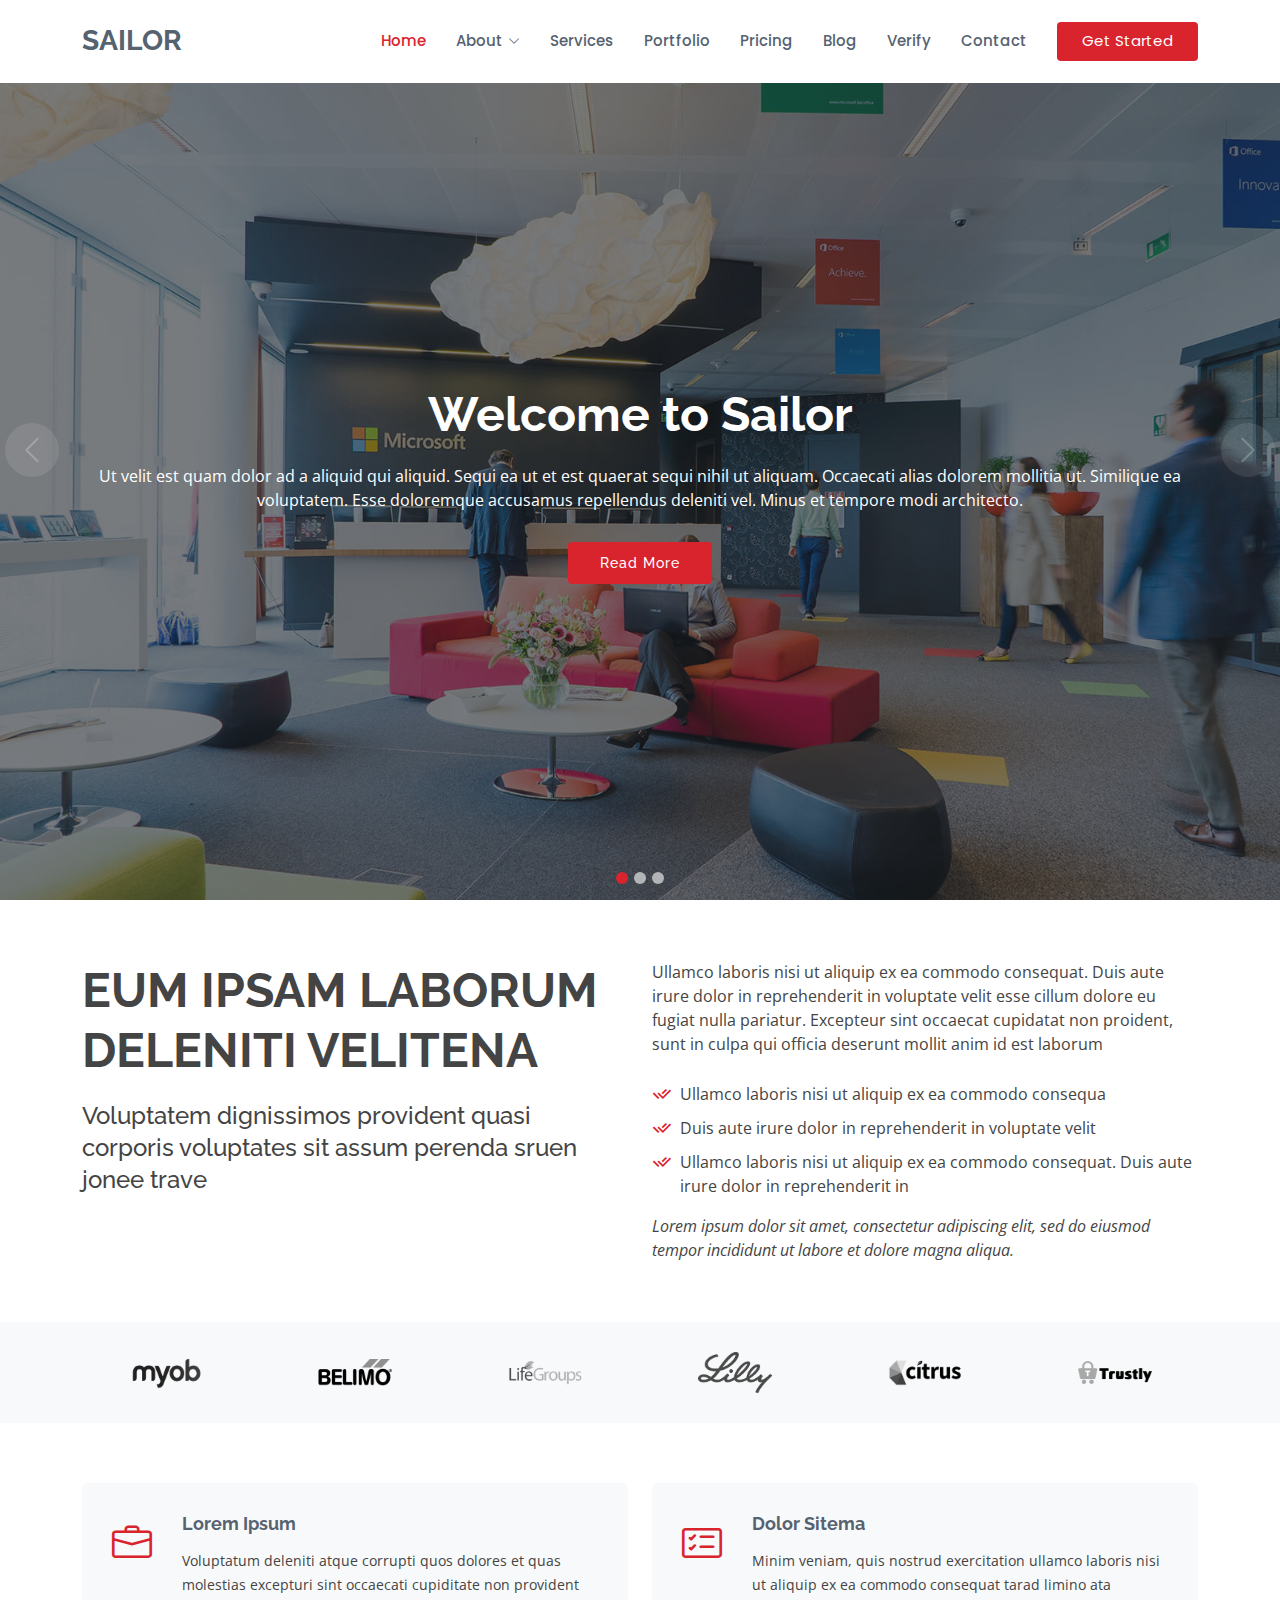
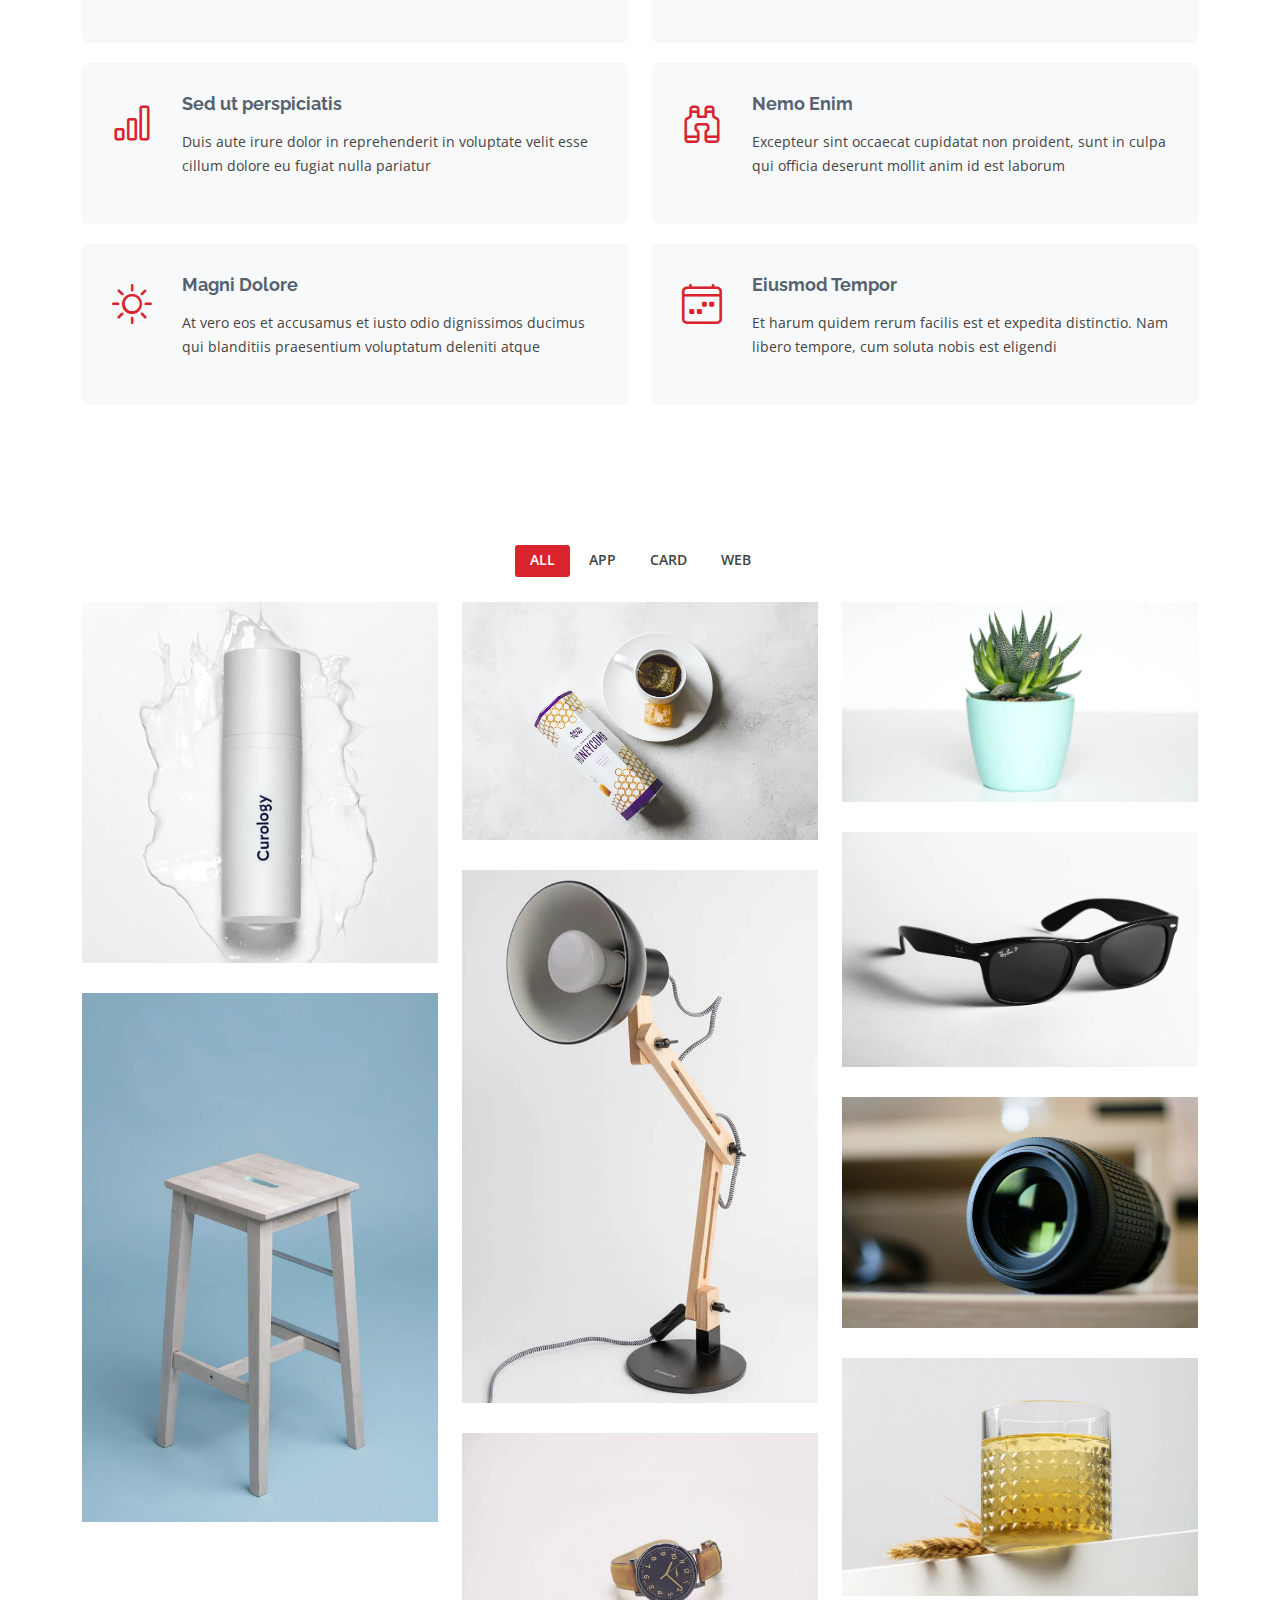
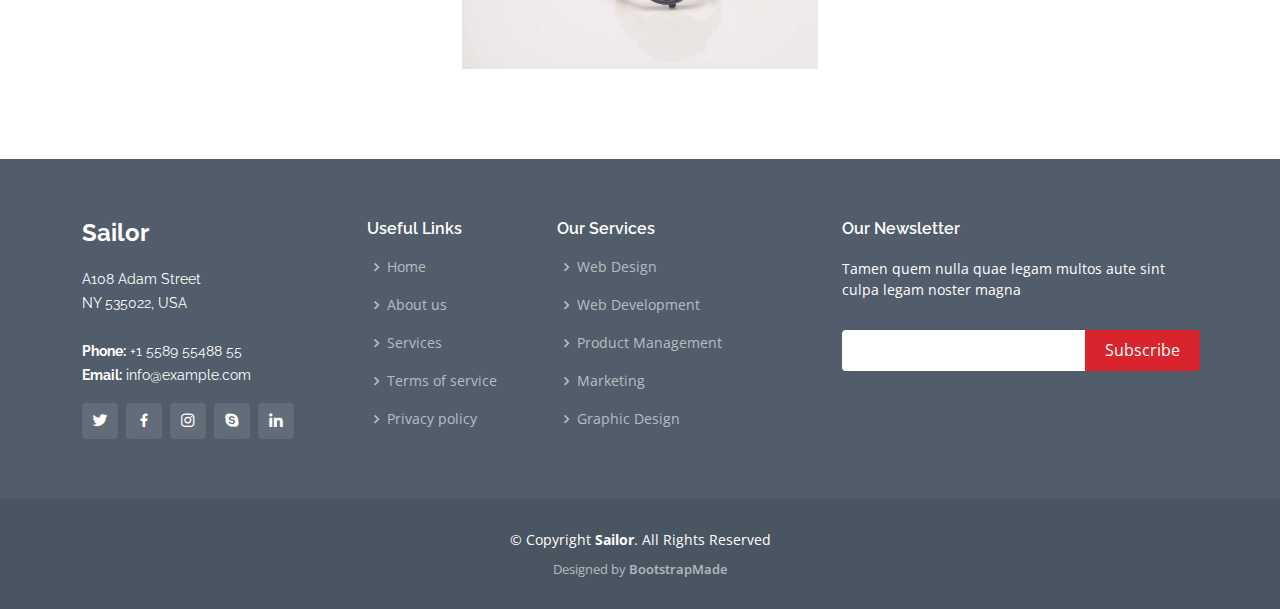
<file: Sailor/index.html>
<!DOCTYPE html>
<html lang="en">

<head>
  <meta charset="utf-8">
  <meta content="width=device-width, initial-scale=1.0" name="viewport">

  <title>Sailor Bootstrap Template - Index</title>
  <meta content="" name="description">
  <meta content="" name="keywords">

  <!-- Favicons -->
  <link href="assets/img/favicon.png" rel="icon">
  <link href="assets/img/apple-touch-icon.png" rel="apple-touch-icon">

  <!-- Google Fonts -->
  <link href="https://fonts.googleapis.com/css?family=Open+Sans:300,300i,400,400i,600,600i,700,700i|Raleway:300,300i,400,400i,500,500i,600,600i,700,700i|Poppins:300,300i,400,400i,500,500i,600,600i,700,700i" rel="stylesheet">

  <!-- Vendor CSS Files -->
  <link href="assets/vendor/animate.css/animate.min.css" rel="stylesheet">
  <link href="assets/vendor/bootstrap/css/bootstrap.min.css" rel="stylesheet">
  <link href="assets/vendor/bootstrap-icons/bootstrap-icons.css" rel="stylesheet">
  <link href="assets/vendor/boxicons/css/boxicons.min.css" rel="stylesheet">
  <link href="assets/vendor/glightbox/css/glightbox.min.css" rel="stylesheet">
  <link href="assets/vendor/remixicon/remixicon.css" rel="stylesheet">
  <link href="assets/vendor/swiper/swiper-bundle.min.css" rel="stylesheet">

  <!-- Template Main CSS File -->
  <link href="assets/css/style.css" rel="stylesheet">

  <!-- =======================================================
  * Template Name: Sailor - v4.7.0
  * Template URL: https://bootstrapmade.com/sailor-free-bootstrap-theme/
  * Author: BootstrapMade.com
  * License: https://bootstrapmade.com/license/
  ======================================================== -->
</head>

<body>

  <!-- ======= Header ======= -->
  <header id="header" class="fixed-top d-flex align-items-center">
    <div class="container d-flex align-items-center">

      <h1 class="logo me-auto"><a href="index.html">Sailor</a></h1>
      <!-- Uncomment below if you prefer to use an image logo -->
      <!-- <a href="index.html" class="logo me-auto"><img src="assets/img/logo.png" alt="" class="img-fluid"></a>-->

      <nav id="navbar" class="navbar">
        <ul>
          <li><a href="index.html" class="active">Home</a></li>

          <li class="dropdown"><a href="#"><span>About</span> <i class="bi bi-chevron-down"></i></a>
            <ul>
              <li><a href="about.html">About</a></li>
              <li><a href="team.html">Team</a></li>
              <li><a href="testimonials.html">Testimonials</a></li>

              <li class="dropdown"><a href="#"><span>Deep Drop Down</span> <i class="bi bi-chevron-right"></i></a>
                <ul>
                  <li><a href="#">Deep Drop Down 1</a></li>
                  <li><a href="#">Deep Drop Down 2</a></li>
                  <li><a href="#">Deep Drop Down 3</a></li>
                  <li><a href="#">Deep Drop Down 4</a></li>
                  <li><a href="#">Deep Drop Down 5</a></li>
                </ul>
              </li>
            </ul>
          </li>
          <li><a href="services.html">Services</a></li>
          <li><a href="portfolio.html">Portfolio</a></li>
          <li><a href="pricing.html">Pricing</a></li>
          <li><a href="blog.html">Blog</a></li>
		  <li><a href="Verify.html">Verify</a></li>
          <li><a href="contact.html">Contact</a></li>
          <li><a href="index.html" class="getstarted">Get Started</a></li>
        </ul>
        <i class="bi bi-list mobile-nav-toggle"></i>
      </nav><!-- .navbar -->

    </div>
  </header><!-- End Header -->

  <!-- ======= Hero Section ======= -->
  <section id="hero">
    <div id="heroCarousel" data-bs-interval="5000" class="carousel slide carousel-fade" data-bs-ride="carousel">

      <ol class="carousel-indicators" id="hero-carousel-indicators"></ol>

      <div class="carousel-inner" role="listbox">

        <!-- Slide 1 -->
        <div class="carousel-item active" style="background-image: url(assets/img/slide/slide-1.jpg)">
          <div class="carousel-container">
            <div class="container">
              <h2 class="animate__animated animate__fadeInDown">Welcome to <span>Sailor</span></h2>
              <p class="animate__animated animate__fadeInUp">Ut velit est quam dolor ad a aliquid qui aliquid. Sequi ea ut et est quaerat sequi nihil ut aliquam. Occaecati alias dolorem mollitia ut. Similique ea voluptatem. Esse doloremque accusamus repellendus deleniti vel. Minus et tempore modi architecto.</p>
              <a href="#about" class="btn-get-started animate__animated animate__fadeInUp scrollto">Read More</a>
            </div>
          </div>
        </div>

        <!-- Slide 2 -->
        <div class="carousel-item" style="background-image: url(assets/img/slide/slide-2.jpg)">
          <div class="carousel-container">
            <div class="container">
              <h2 class="animate__animated animate__fadeInDown">Lorem Ipsum Dolor</h2>
              <p class="animate__animated animate__fadeInUp">Ut velit est quam dolor ad a aliquid qui aliquid. Sequi ea ut et est quaerat sequi nihil ut aliquam. Occaecati alias dolorem mollitia ut. Similique ea voluptatem. Esse doloremque accusamus repellendus deleniti vel. Minus et tempore modi architecto.</p>
              <a href="#about" class="btn-get-started animate__animated animate__fadeInUp scrollto">Read More</a>
            </div>
          </div>
        </div>

        <!-- Slide 3 -->
        <div class="carousel-item" style="background-image: url(assets/img/slide/slide-3.jpg)">
          <div class="carousel-container">
            <div class="container">
              <h2 class="animate__animated animate__fadeInDown">Sequi ea ut et est quaerat</h2>
              <p class="animate__animated animate__fadeInUp">Ut velit est quam dolor ad a aliquid qui aliquid. Sequi ea ut et est quaerat sequi nihil ut aliquam. Occaecati alias dolorem mollitia ut. Similique ea voluptatem. Esse doloremque accusamus repellendus deleniti vel. Minus et tempore modi architecto.</p>
              <a href="#about" class="btn-get-started animate__animated animate__fadeInUp scrollto">Read More</a>
            </div>
          </div>
        </div>

      </div>

      <a class="carousel-control-prev" href="#heroCarousel" role="button" data-bs-slide="prev">
        <span class="carousel-control-prev-icon bi bi-chevron-left" aria-hidden="true"></span>
      </a>

      <a class="carousel-control-next" href="#heroCarousel" role="button" data-bs-slide="next">
        <span class="carousel-control-next-icon bi bi-chevron-right" aria-hidden="true"></span>
      </a>

    </div>
  </section><!-- End Hero -->

  <main id="main">

    <!-- ======= About Section ======= -->
    <section id="about" class="about">
      <div class="container">

        <div class="row content">
          <div class="col-lg-6">
            <h2>Eum ipsam laborum deleniti velitena</h2>
            <h3>Voluptatem dignissimos provident quasi corporis voluptates sit assum perenda sruen jonee trave</h3>
          </div>
          <div class="col-lg-6 pt-4 pt-lg-0">
            <p>
              Ullamco laboris nisi ut aliquip ex ea commodo consequat. Duis aute irure dolor in reprehenderit in voluptate
              velit esse cillum dolore eu fugiat nulla pariatur. Excepteur sint occaecat cupidatat non proident, sunt in
              culpa qui officia deserunt mollit anim id est laborum
            </p>
            <ul>
              <li><i class="ri-check-double-line"></i> Ullamco laboris nisi ut aliquip ex ea commodo consequa</li>
              <li><i class="ri-check-double-line"></i> Duis aute irure dolor in reprehenderit in voluptate velit</li>
              <li><i class="ri-check-double-line"></i> Ullamco laboris nisi ut aliquip ex ea commodo consequat. Duis aute irure dolor in reprehenderit in</li>
            </ul>
            <p class="fst-italic">
              Lorem ipsum dolor sit amet, consectetur adipiscing elit, sed do eiusmod tempor incididunt ut labore et dolore
              magna aliqua.
            </p>
          </div>
        </div>

      </div>
    </section><!-- End About Section -->

    <!-- ======= Clients Section ======= -->
    <section id="clients" class="clients section-bg">
      <div class="container">

        <div class="row">

          <div class="col-lg-2 col-md-4 col-6 d-flex align-items-center justify-content-center">
            <img src="assets/img/clients/client-1.png" class="img-fluid" alt="">
          </div>

          <div class="col-lg-2 col-md-4 col-6 d-flex align-items-center justify-content-center">
            <img src="assets/img/clients/client-2.png" class="img-fluid" alt="">
          </div>

          <div class="col-lg-2 col-md-4 col-6 d-flex align-items-center justify-content-center">
            <img src="assets/img/clients/client-3.png" class="img-fluid" alt="">
          </div>

          <div class="col-lg-2 col-md-4 col-6 d-flex align-items-center justify-content-center">
            <img src="assets/img/clients/client-4.png" class="img-fluid" alt="">
          </div>

          <div class="col-lg-2 col-md-4 col-6 d-flex align-items-center justify-content-center">
            <img src="assets/img/clients/client-5.png" class="img-fluid" alt="">
          </div>

          <div class="col-lg-2 col-md-4 col-6 d-flex align-items-center justify-content-center">
            <img src="assets/img/clients/client-6.png" class="img-fluid" alt="">
          </div>

        </div>

      </div>
    </section><!-- End Clients Section -->

    <!-- ======= Services Section ======= -->
    <section id="services" class="services">
      <div class="container">

        <div class="row">
          <div class="col-md-6">
            <div class="icon-box">
              <i class="bi bi-briefcase"></i>
              <h4><a href="#">Lorem Ipsum</a></h4>
              <p>Voluptatum deleniti atque corrupti quos dolores et quas molestias excepturi sint occaecati cupiditate non provident</p>
            </div>
          </div>
          <div class="col-md-6 mt-4 mt-md-0">
            <div class="icon-box">
              <i class="bi bi-card-checklist"></i>
              <h4><a href="#">Dolor Sitema</a></h4>
              <p>Minim veniam, quis nostrud exercitation ullamco laboris nisi ut aliquip ex ea commodo consequat tarad limino ata</p>
            </div>
          </div>
          <div class="col-md-6 mt-4 mt-md-0">
            <div class="icon-box">
              <i class="bi bi-bar-chart"></i>
              <h4><a href="#">Sed ut perspiciatis</a></h4>
              <p>Duis aute irure dolor in reprehenderit in voluptate velit esse cillum dolore eu fugiat nulla pariatur</p>
            </div>
          </div>
          <div class="col-md-6 mt-4 mt-md-0">
            <div class="icon-box">
              <i class="bi bi-binoculars"></i>
              <h4><a href="#">Nemo Enim</a></h4>
              <p>Excepteur sint occaecat cupidatat non proident, sunt in culpa qui officia deserunt mollit anim id est laborum</p>
            </div>
          </div>
          <div class="col-md-6 mt-4 mt-md-0">
            <div class="icon-box">
              <i class="bi bi-brightness-high"></i>
              <h4><a href="#">Magni Dolore</a></h4>
              <p>At vero eos et accusamus et iusto odio dignissimos ducimus qui blanditiis praesentium voluptatum deleniti atque</p>
            </div>
          </div>
          <div class="col-md-6 mt-4 mt-md-0">
            <div class="icon-box">
              <i class="bi bi-calendar4-week"></i>
              <h4><a href="#">Eiusmod Tempor</a></h4>
              <p>Et harum quidem rerum facilis est et expedita distinctio. Nam libero tempore, cum soluta nobis est eligendi</p>
            </div>
          </div>
        </div>

      </div>
    </section><!-- End Services Section -->

    <!-- ======= Portfolio Section ======= -->
    <section id="portfolio" class="portfolio">
      <div class="container">

        <div class="row">
          <div class="col-lg-12 d-flex justify-content-center">
            <ul id="portfolio-flters">
              <li data-filter="*" class="filter-active">All</li>
              <li data-filter=".filter-app">App</li>
              <li data-filter=".filter-card">Card</li>
              <li data-filter=".filter-web">Web</li>
            </ul>
          </div>
        </div>

        <div class="row portfolio-container">

          <div class="col-lg-4 col-md-6 portfolio-item filter-app">
            <div class="portfolio-wrap">
              <img src="assets/img/portfolio/portfolio-1.jpg" class="img-fluid" alt="">
              <div class="portfolio-info">
                <h4>App 1</h4>
                <p>App</p>
                <div class="portfolio-links">
                  <a href="assets/img/portfolio/portfolio-1.jpg" data-gallery="portfolioGallery" class="portfolio-lightbox" title="App 1"><i class="bx bx-plus"></i></a>
                  <a href="portfolio-details.html" class="portfolio-details-lightbox" data-glightbox="type: external" title="Portfolio Details"><i class="bx bx-link"></i></a>
                </div>
              </div>
            </div>
          </div>

          <div class="col-lg-4 col-md-6 portfolio-item filter-web">
            <div class="portfolio-wrap">
              <img src="assets/img/portfolio/portfolio-2.jpg" class="img-fluid" alt="">
              <div class="portfolio-info">
                <h4>Web 3</h4>
                <p>Web</p>
                <div class="portfolio-links">
                  <a href="assets/img/portfolio/portfolio-2.jpg" data-gallery="portfolioGallery" class="portfolio-lightbox" title="Web 3"><i class="bx bx-plus"></i></a>
                  <a href="portfolio-details.html" class="portfolio-details-lightbox" data-glightbox="type: external" title="Portfolio Details"><i class="bx bx-link"></i></a>
                </div>
              </div>
            </div>
          </div>

          <div class="col-lg-4 col-md-6 portfolio-item filter-app">
            <div class="portfolio-wrap">
              <img src="assets/img/portfolio/portfolio-3.jpg" class="img-fluid" alt="">
              <div class="portfolio-info">
                <h4>App 2</h4>
                <p>App</p>
                <div class="portfolio-links">
                  <a href="assets/img/portfolio/portfolio-3.jpg" data-gallery="portfolioGallery" class="portfolio-lightbox" title="App 2"><i class="bx bx-plus"></i></a>
                  <a href="portfolio-details.html" class="portfolio-details-lightbox" data-glightbox="type: external" title="Portfolio Details"><i class="bx bx-link"></i></a>
                </div>
              </div>
            </div>
          </div>

          <div class="col-lg-4 col-md-6 portfolio-item filter-card">
            <div class="portfolio-wrap">
              <img src="assets/img/portfolio/portfolio-4.jpg" class="img-fluid" alt="">
              <div class="portfolio-info">
                <h4>Card 2</h4>
                <p>Card</p>
                <div class="portfolio-links">
                  <a href="assets/img/portfolio/portfolio-4.jpg" data-gallery="portfolioGallery" class="portfolio-lightbox" title="Card 2"><i class="bx bx-plus"></i></a>
                  <a href="portfolio-details.html" class="portfolio-details-lightbox" data-glightbox="type: external" title="Portfolio Details"><i class="bx bx-link"></i></a>
                </div>
              </div>
            </div>
          </div>

          <div class="col-lg-4 col-md-6 portfolio-item filter-web">
            <div class="portfolio-wrap">
              <img src="assets/img/portfolio/portfolio-5.jpg" class="img-fluid" alt="">
              <div class="portfolio-info">
                <h4>Web 2</h4>
                <p>Web</p>
                <div class="portfolio-links">
                  <a href="assets/img/portfolio/portfolio-5.jpg" data-gallery="portfolioGallery" class="portfolio-lightbox" title="Web 2"><i class="bx bx-plus"></i></a>
                  <a href="portfolio-details.html" class="portfolio-details-lightbox" data-glightbox="type: external" title="Portfolio Details"><i class="bx bx-link"></i></a>
                </div>
              </div>
            </div>
          </div>

          <div class="col-lg-4 col-md-6 portfolio-item filter-app">
            <div class="portfolio-wrap">
              <img src="assets/img/portfolio/portfolio-6.jpg" class="img-fluid" alt="">
              <div class="portfolio-info">
                <h4>App 3</h4>
                <p>App</p>
                <div class="portfolio-links">
                  <a href="assets/img/portfolio/portfolio-6.jpg" data-gallery="portfolioGallery" class="portfolio-lightbox" title="App 3"><i class="bx bx-plus"></i></a>
                  <a href="portfolio-details.html" class="portfolio-details-lightbox" data-glightbox="type: external" title="Portfolio Details"><i class="bx bx-link"></i></a>
                </div>
              </div>
            </div>
          </div>

          <div class="col-lg-4 col-md-6 portfolio-item filter-card">
            <div class="portfolio-wrap">
              <img src="assets/img/portfolio/portfolio-7.jpg" class="img-fluid" alt="">
              <div class="portfolio-info">
                <h4>Card 1</h4>
                <p>Card</p>
                <div class="portfolio-links">
                  <a href="assets/img/portfolio/portfolio-7.jpg" data-gallery="portfolioGallery" class="portfolio-lightbox" title="Card 1"><i class="bx bx-plus"></i></a>
                  <a href="portfolio-details.html" class="portfolio-details-lightbox" data-glightbox="type: external" title="Portfolio Details"><i class="bx bx-link"></i></a>
                </div>
              </div>
            </div>
          </div>

          <div class="col-lg-4 col-md-6 portfolio-item filter-card">
            <div class="portfolio-wrap">
              <img src="assets/img/portfolio/portfolio-8.jpg" class="img-fluid" alt="">
              <div class="portfolio-info">
                <h4>Card 3</h4>
                <p>Card</p>
                <div class="portfolio-links">
                  <a href="assets/img/portfolio/portfolio-8.jpg" data-gallery="portfolioGallery" class="portfolio-lightbox" title="Card 3"><i class="bx bx-plus"></i></a>
                  <a href="portfolio-details.html" class="portfolio-details-lightbox" data-glightbox="type: external" title="Portfolio Details"><i class="bx bx-link"></i></a>
                </div>
              </div>
            </div>
          </div>

          <div class="col-lg-4 col-md-6 portfolio-item filter-web">
            <div class="portfolio-wrap">
              <img src="assets/img/portfolio/portfolio-9.jpg" class="img-fluid" alt="">
              <div class="portfolio-info">
                <h4>Web 3</h4>
                <p>Web</p>
                <div class="portfolio-links">
                  <a href="assets/img/portfolio/portfolio-9.jpg" data-gallery="portfolioGallery" class="portfolio-lightbox" title="Web 3"><i class="bx bx-plus"></i></a>
                  <a href="portfolio-details.html" class="portfolio-details-lightbox" data-glightbox="type: external" title="Portfolio Details"><i class="bx bx-link"></i></a>
                </div>
              </div>
            </div>
          </div>

        </div>

      </div>
    </section><!-- End Portfolio Section -->

  </main><!-- End #main -->

  <!-- ======= Footer ======= -->
  <footer id="footer">
    <div class="footer-top">
      <div class="container">
        <div class="row">

          <div class="col-lg-3 col-md-6">
            <div class="footer-info">
              <h3>Sailor</h3>
              <p>
                A108 Adam Street <br>
                NY 535022, USA<br><br>
                <strong>Phone:</strong> +1 5589 55488 55<br>
                <strong>Email:</strong> info@example.com<br>
              </p>
              <div class="social-links mt-3">
                <a href="#" class="twitter"><i class="bx bxl-twitter"></i></a>
                <a href="#" class="facebook"><i class="bx bxl-facebook"></i></a>
                <a href="#" class="instagram"><i class="bx bxl-instagram"></i></a>
                <a href="#" class="google-plus"><i class="bx bxl-skype"></i></a>
                <a href="#" class="linkedin"><i class="bx bxl-linkedin"></i></a>
              </div>
            </div>
          </div>

          <div class="col-lg-2 col-md-6 footer-links">
            <h4>Useful Links</h4>
            <ul>
              <li><i class="bx bx-chevron-right"></i> <a href="#">Home</a></li>
              <li><i class="bx bx-chevron-right"></i> <a href="#">About us</a></li>
              <li><i class="bx bx-chevron-right"></i> <a href="#">Services</a></li>
              <li><i class="bx bx-chevron-right"></i> <a href="#">Terms of service</a></li>
              <li><i class="bx bx-chevron-right"></i> <a href="#">Privacy policy</a></li>
            </ul>
          </div>

          <div class="col-lg-3 col-md-6 footer-links">
            <h4>Our Services</h4>
            <ul>
              <li><i class="bx bx-chevron-right"></i> <a href="#">Web Design</a></li>
              <li><i class="bx bx-chevron-right"></i> <a href="#">Web Development</a></li>
              <li><i class="bx bx-chevron-right"></i> <a href="#">Product Management</a></li>
              <li><i class="bx bx-chevron-right"></i> <a href="#">Marketing</a></li>
              <li><i class="bx bx-chevron-right"></i> <a href="#">Graphic Design</a></li>
            </ul>
          </div>

          <div class="col-lg-4 col-md-6 footer-newsletter">
            <h4>Our Newsletter</h4>
            <p>Tamen quem nulla quae legam multos aute sint culpa legam noster magna</p>
            <form action="" method="post">
              <input type="email" name="email"><input type="submit" value="Subscribe">
            </form>

          </div>

        </div>
      </div>
    </div>

    <div class="container">
      <div class="copyright">
        &copy; Copyright <strong><span>Sailor</span></strong>. All Rights Reserved
      </div>
      <div class="credits">
        <!-- All the links in the footer should remain intact. -->
        <!-- You can delete the links only if you purchased the pro version. -->
        <!-- Licensing information: https://bootstrapmade.com/license/ -->
        <!-- Purchase the pro version with working PHP/AJAX contact form: https://bootstrapmade.com/sailor-free-bootstrap-theme/ -->
        Designed by <a href="https://bootstrapmade.com/">BootstrapMade</a>
      </div>
    </div>
  </footer><!-- End Footer -->

  <a href="#" class="back-to-top d-flex align-items-center justify-content-center"><i class="bi bi-arrow-up-short"></i></a>

  <!-- Vendor JS Files -->
  <script src="assets/vendor/bootstrap/js/bootstrap.bundle.min.js"></script>
  <script src="assets/vendor/glightbox/js/glightbox.min.js"></script>
  <script src="assets/vendor/isotope-layout/isotope.pkgd.min.js"></script>
  <script src="assets/vendor/swiper/swiper-bundle.min.js"></script>
  <script src="assets/vendor/waypoints/noframework.waypoints.js"></script>
  <script src="assets/vendor/php-email-form/validate.js"></script>

  <!-- Template Main JS File -->
  <script src="assets/js/main.js"></script>

</body>

</html>
</file>
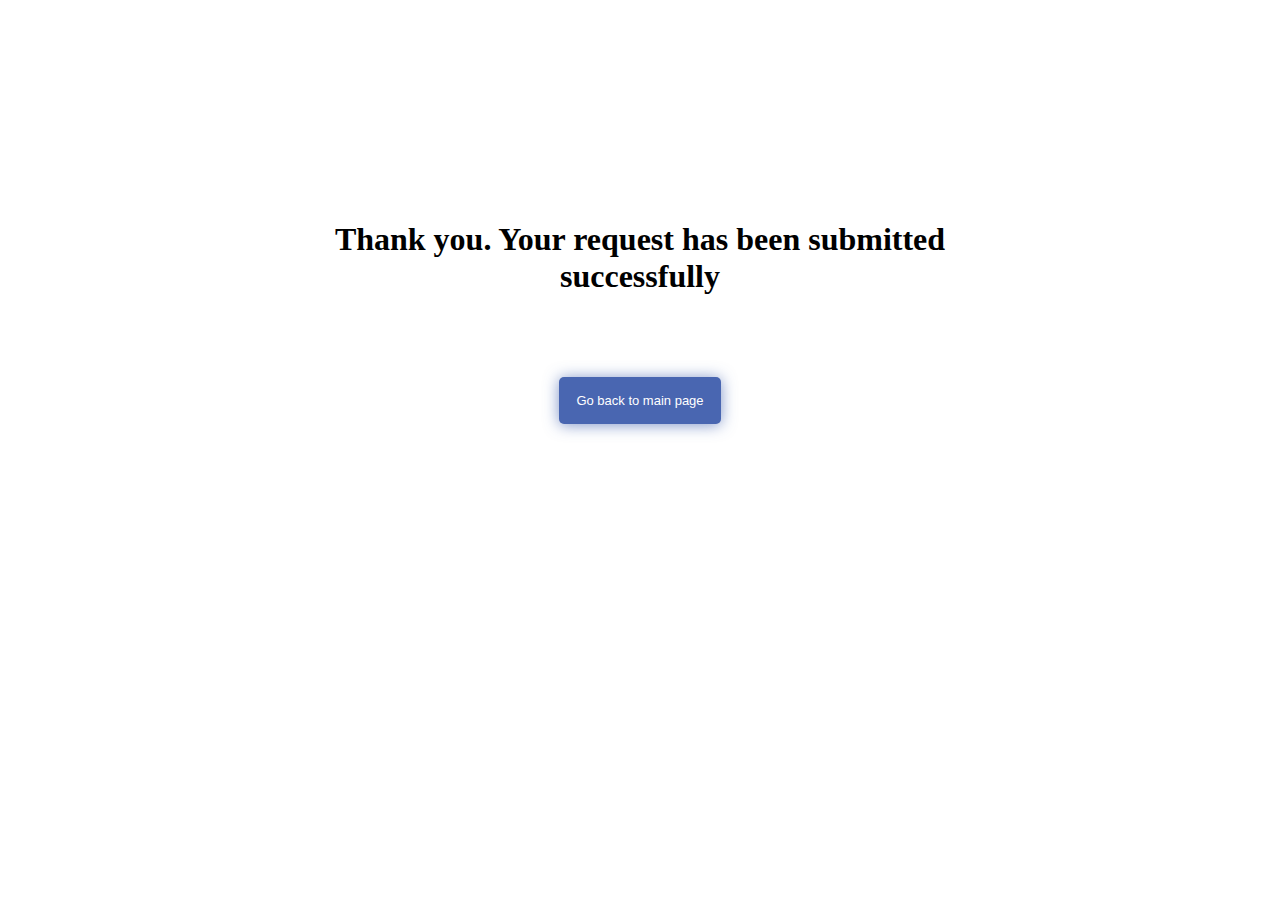
<file: arrange/date.html>
<html lang="en">
	<head>
		<style>
			
		
		</style>


		<link rel="stylesheet" href="css/mystyle.css">
	</head>
	<body>
		<div class="center">
		<h1>Thank you. Your request has been submitted successfully </h1>
		<form method="get" action="../Sailor/index.html">
			<input type="submit" name="submit" id="submit" class="submit" value="Go back to main page" />
		</form>
		</div>
		
	</body>
</html>
</file>
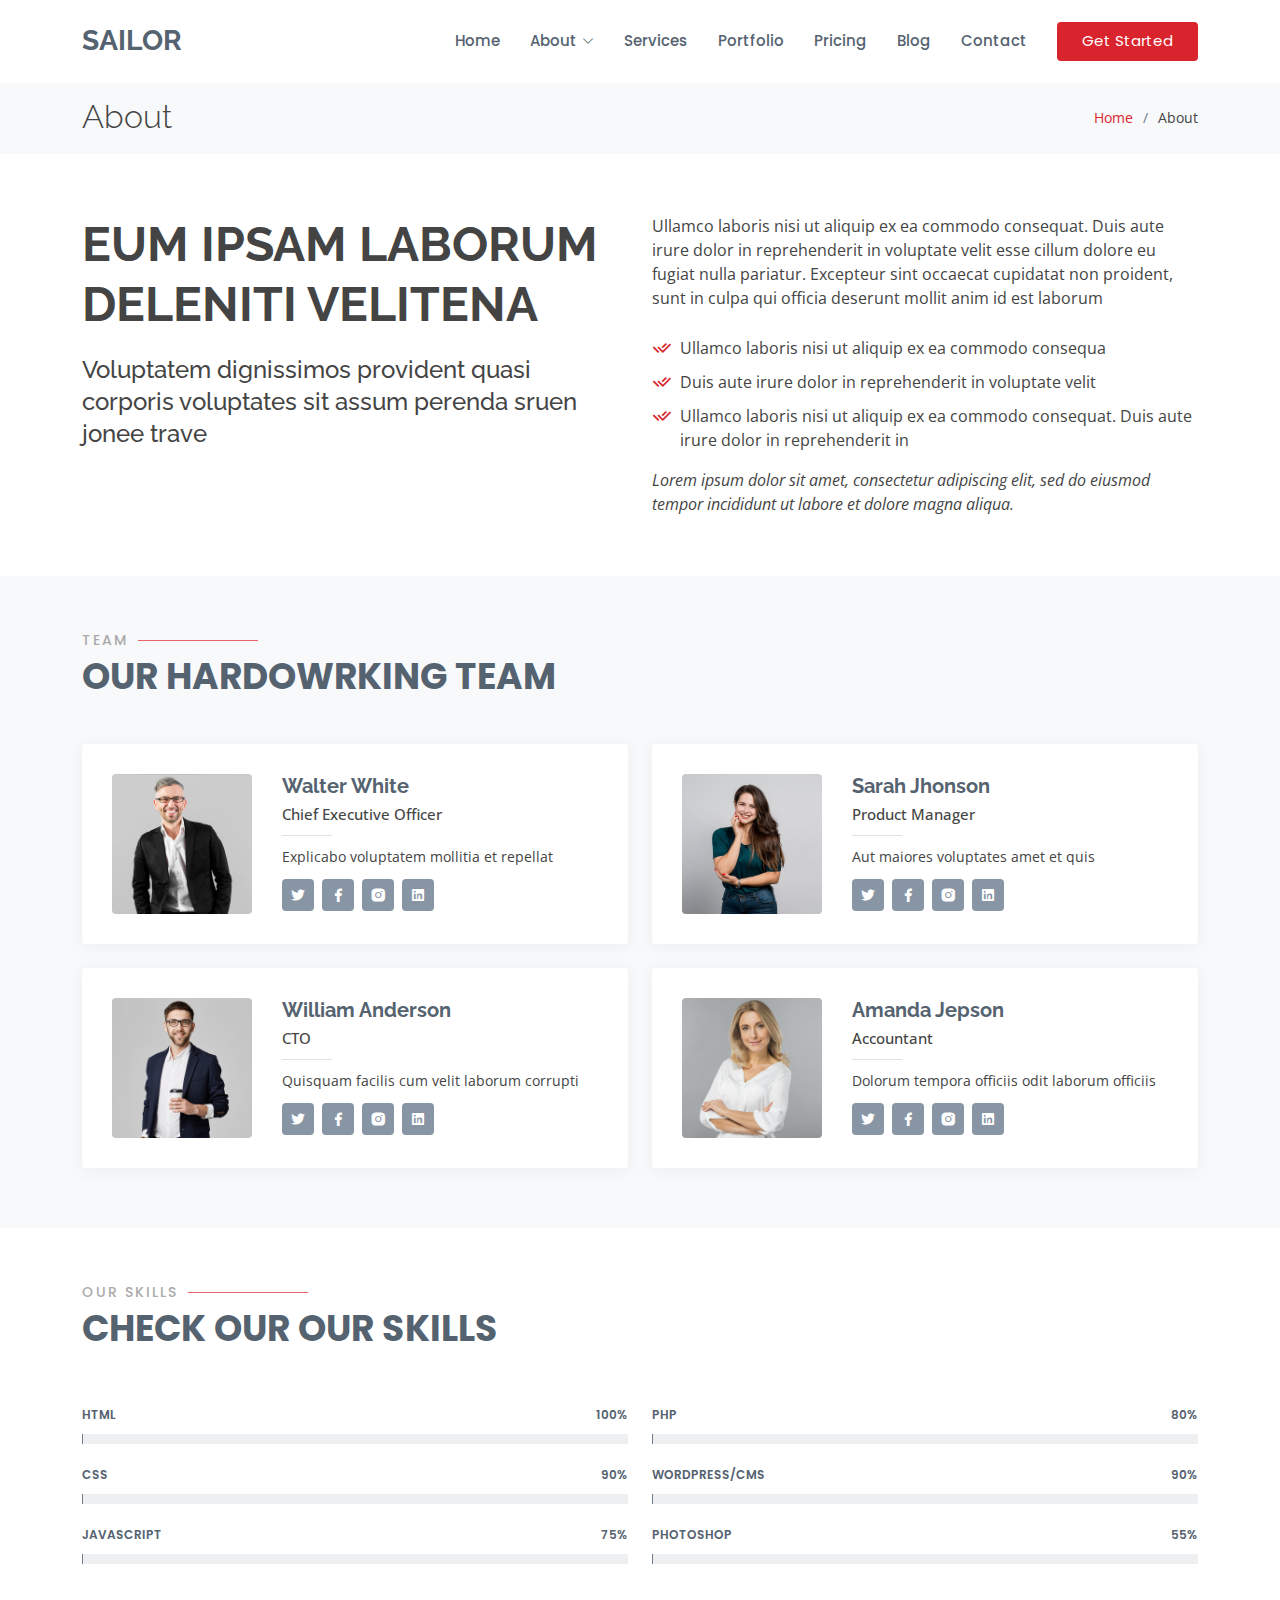
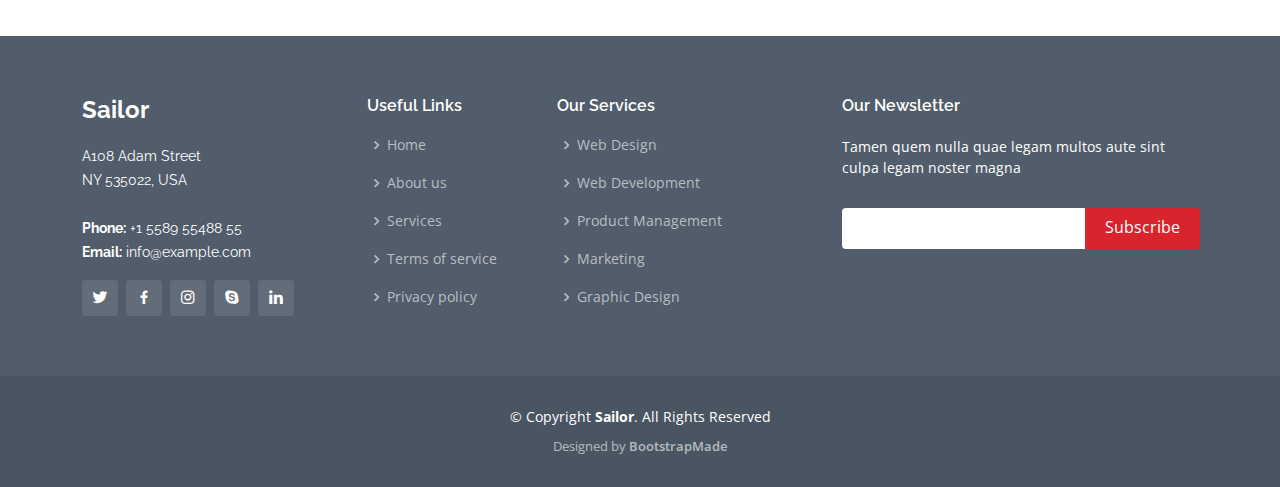
<file: Sailor/about.html>
<!DOCTYPE html>
<html lang="en">

<head>
  <meta charset="utf-8">
  <meta content="width=device-width, initial-scale=1.0" name="viewport">

  <title>About - Sailor Bootstrap Template</title>
  <meta content="" name="description">
  <meta content="" name="keywords">

  <!-- Favicons -->
  <link href="assets/img/favicon.png" rel="icon">
  <link href="assets/img/apple-touch-icon.png" rel="apple-touch-icon">

  <!-- Google Fonts -->
  <link href="https://fonts.googleapis.com/css?family=Open+Sans:300,300i,400,400i,600,600i,700,700i|Raleway:300,300i,400,400i,500,500i,600,600i,700,700i|Poppins:300,300i,400,400i,500,500i,600,600i,700,700i" rel="stylesheet">

  <!-- Vendor CSS Files -->
  <link href="assets/vendor/animate.css/animate.min.css" rel="stylesheet">
  <link href="assets/vendor/bootstrap/css/bootstrap.min.css" rel="stylesheet">
  <link href="assets/vendor/bootstrap-icons/bootstrap-icons.css" rel="stylesheet">
  <link href="assets/vendor/boxicons/css/boxicons.min.css" rel="stylesheet">
  <link href="assets/vendor/glightbox/css/glightbox.min.css" rel="stylesheet">
  <link href="assets/vendor/remixicon/remixicon.css" rel="stylesheet">
  <link href="assets/vendor/swiper/swiper-bundle.min.css" rel="stylesheet">

  <!-- Template Main CSS File -->
  <link href="assets/css/style.css" rel="stylesheet">

  <!-- =======================================================
  * Template Name: Sailor - v4.7.0
  * Template URL: https://bootstrapmade.com/sailor-free-bootstrap-theme/
  * Author: BootstrapMade.com
  * License: https://bootstrapmade.com/license/
  ======================================================== -->
</head>

<body>

  <!-- ======= Header ======= -->
  <header id="header" class="fixed-top d-flex align-items-center">
    <div class="container d-flex align-items-center">

      <h1 class="logo me-auto"><a href="index.html">Sailor</a></h1>
      <!-- Uncomment below if you prefer to use an image logo -->
      <!-- <a href="index.html" class="logo me-auto"><img src="assets/img/logo.png" alt="" class="img-fluid"></a>-->

      <nav id="navbar" class="navbar">
        <ul>
          <li><a href="index.html">Home</a></li>

          <li class="dropdown"><a href="#"><span>About</span> <i class="bi bi-chevron-down"></i></a>
            <ul>
              <li><a href="about.html" class="active">About</a></li>
              <li><a href="team.html">Team</a></li>
              <li><a href="testimonials.html">Testimonials</a></li>

              <li class="dropdown"><a href="#"><span>Deep Drop Down</span> <i class="bi bi-chevron-right"></i></a>
                <ul>
                  <li><a href="#">Deep Drop Down 1</a></li>
                  <li><a href="#">Deep Drop Down 2</a></li>
                  <li><a href="#">Deep Drop Down 3</a></li>
                  <li><a href="#">Deep Drop Down 4</a></li>
                  <li><a href="#">Deep Drop Down 5</a></li>
                </ul>
              </li>
            </ul>
          </li>
          <li><a href="services.html">Services</a></li>
          <li><a href="portfolio.html">Portfolio</a></li>
          <li><a href="pricing.html">Pricing</a></li>
          <li><a href="blog.html">Blog</a></li>

          <li><a href="contact.html">Contact</a></li>
          <li><a href="index.html" class="getstarted">Get Started</a></li>
        </ul>
        <i class="bi bi-list mobile-nav-toggle"></i>
      </nav><!-- .navbar -->

    </div>
  </header><!-- End Header -->

  <main id="main">

    <!-- ======= Breadcrumbs ======= -->
    <section id="breadcrumbs" class="breadcrumbs">
      <div class="container">

        <div class="d-flex justify-content-between align-items-center">
          <h2>About</h2>
          <ol>
            <li><a href="index.html">Home</a></li>
            <li>About</li>
          </ol>
        </div>

      </div>
    </section><!-- End Breadcrumbs -->

    <!-- ======= About Section ======= -->
    <section id="about" class="about">
      <div class="container">

        <div class="row content">
          <div class="col-lg-6">
            <h2>Eum ipsam laborum deleniti velitena</h2>
            <h3>Voluptatem dignissimos provident quasi corporis voluptates sit assum perenda sruen jonee trave</h3>
          </div>
          <div class="col-lg-6 pt-4 pt-lg-0">
            <p>
              Ullamco laboris nisi ut aliquip ex ea commodo consequat. Duis aute irure dolor in reprehenderit in voluptate
              velit esse cillum dolore eu fugiat nulla pariatur. Excepteur sint occaecat cupidatat non proident, sunt in
              culpa qui officia deserunt mollit anim id est laborum
            </p>
            <ul>
              <li><i class="ri-check-double-line"></i> Ullamco laboris nisi ut aliquip ex ea commodo consequa</li>
              <li><i class="ri-check-double-line"></i> Duis aute irure dolor in reprehenderit in voluptate velit</li>
              <li><i class="ri-check-double-line"></i> Ullamco laboris nisi ut aliquip ex ea commodo consequat. Duis aute irure dolor in reprehenderit in</li>
            </ul>
            <p class="fst-italic">
              Lorem ipsum dolor sit amet, consectetur adipiscing elit, sed do eiusmod tempor incididunt ut labore et dolore
              magna aliqua.
            </p>
          </div>
        </div>

      </div>
    </section><!-- End About Section -->

    <!-- ======= Team Section ======= -->
    <section id="team" class="team section-bg">
      <div class="container">

        <div class="section-title">
          <h2>Team</h2>
          <p>Our Hardowrking Team</p>
        </div>

        <div class="row">

          <div class="col-lg-6">
            <div class="member d-flex align-items-start">
              <div class="pic"><img src="assets/img/team/team-1.jpg" class="img-fluid" alt=""></div>
              <div class="member-info">
                <h4>Walter White</h4>
                <span>Chief Executive Officer</span>
                <p>Explicabo voluptatem mollitia et repellat</p>
                <div class="social">
                  <a href=""><i class="ri-twitter-fill"></i></a>
                  <a href=""><i class="ri-facebook-fill"></i></a>
                  <a href=""><i class="ri-instagram-fill"></i></a>
                  <a href=""> <i class="ri-linkedin-box-fill"></i> </a>
                </div>
              </div>
            </div>
          </div>

          <div class="col-lg-6 mt-4 mt-lg-0">
            <div class="member d-flex align-items-start">
              <div class="pic"><img src="assets/img/team/team-2.jpg" class="img-fluid" alt=""></div>
              <div class="member-info">
                <h4>Sarah Jhonson</h4>
                <span>Product Manager</span>
                <p>Aut maiores voluptates amet et quis</p>
                <div class="social">
                  <a href=""><i class="ri-twitter-fill"></i></a>
                  <a href=""><i class="ri-facebook-fill"></i></a>
                  <a href=""><i class="ri-instagram-fill"></i></a>
                  <a href=""> <i class="ri-linkedin-box-fill"></i> </a>
                </div>
              </div>
            </div>
          </div>

          <div class="col-lg-6 mt-4">
            <div class="member d-flex align-items-start">
              <div class="pic"><img src="assets/img/team/team-3.jpg" class="img-fluid" alt=""></div>
              <div class="member-info">
                <h4>William Anderson</h4>
                <span>CTO</span>
                <p>Quisquam facilis cum velit laborum corrupti</p>
                <div class="social">
                  <a href=""><i class="ri-twitter-fill"></i></a>
                  <a href=""><i class="ri-facebook-fill"></i></a>
                  <a href=""><i class="ri-instagram-fill"></i></a>
                  <a href=""> <i class="ri-linkedin-box-fill"></i> </a>
                </div>
              </div>
            </div>
          </div>

          <div class="col-lg-6 mt-4">
            <div class="member d-flex align-items-start">
              <div class="pic"><img src="assets/img/team/team-4.jpg" class="img-fluid" alt=""></div>
              <div class="member-info">
                <h4>Amanda Jepson</h4>
                <span>Accountant</span>
                <p>Dolorum tempora officiis odit laborum officiis</p>
                <div class="social">
                  <a href=""><i class="ri-twitter-fill"></i></a>
                  <a href=""><i class="ri-facebook-fill"></i></a>
                  <a href=""><i class="ri-instagram-fill"></i></a>
                  <a href=""> <i class="ri-linkedin-box-fill"></i> </a>
                </div>
              </div>
            </div>
          </div>

        </div>

      </div>
    </section><!-- End Team Section -->

    <!-- ======= Our Skills Section ======= -->
    <section id="skills" class="skills">
      <div class="container">

        <div class="section-title">
          <h2>Our Skills</h2>
          <p>Check our Our Skills</p>
        </div>

        <div class="row skills-content">

          <div class="col-lg-6">

            <div class="progress">
              <span class="skill">HTML <i class="val">100%</i></span>
              <div class="progress-bar-wrap">
                <div class="progress-bar" role="progressbar" aria-valuenow="100" aria-valuemin="0" aria-valuemax="100"></div>
              </div>
            </div>

            <div class="progress">
              <span class="skill">CSS <i class="val">90%</i></span>
              <div class="progress-bar-wrap">
                <div class="progress-bar" role="progressbar" aria-valuenow="90" aria-valuemin="0" aria-valuemax="100"></div>
              </div>
            </div>

            <div class="progress">
              <span class="skill">JavaScript <i class="val">75%</i></span>
              <div class="progress-bar-wrap">
                <div class="progress-bar" role="progressbar" aria-valuenow="75" aria-valuemin="0" aria-valuemax="100"></div>
              </div>
            </div>

          </div>

          <div class="col-lg-6">

            <div class="progress">
              <span class="skill">PHP <i class="val">80%</i></span>
              <div class="progress-bar-wrap">
                <div class="progress-bar" role="progressbar" aria-valuenow="80" aria-valuemin="0" aria-valuemax="100"></div>
              </div>
            </div>

            <div class="progress">
              <span class="skill">WordPress/CMS <i class="val">90%</i></span>
              <div class="progress-bar-wrap">
                <div class="progress-bar" role="progressbar" aria-valuenow="90" aria-valuemin="0" aria-valuemax="100"></div>
              </div>
            </div>

            <div class="progress">
              <span class="skill">Photoshop <i class="val">55%</i></span>
              <div class="progress-bar-wrap">
                <div class="progress-bar" role="progressbar" aria-valuenow="55" aria-valuemin="0" aria-valuemax="100"></div>
              </div>
            </div>

          </div>

        </div>

      </div>
    </section><!-- End Our Skills Section -->

  </main><!-- End #main -->

  <!-- ======= Footer ======= -->
  <footer id="footer">
    <div class="footer-top">
      <div class="container">
        <div class="row">

          <div class="col-lg-3 col-md-6">
            <div class="footer-info">
              <h3>Sailor</h3>
              <p>
                A108 Adam Street <br>
                NY 535022, USA<br><br>
                <strong>Phone:</strong> +1 5589 55488 55<br>
                <strong>Email:</strong> info@example.com<br>
              </p>
              <div class="social-links mt-3">
                <a href="#" class="twitter"><i class="bx bxl-twitter"></i></a>
                <a href="#" class="facebook"><i class="bx bxl-facebook"></i></a>
                <a href="#" class="instagram"><i class="bx bxl-instagram"></i></a>
                <a href="#" class="google-plus"><i class="bx bxl-skype"></i></a>
                <a href="#" class="linkedin"><i class="bx bxl-linkedin"></i></a>
              </div>
            </div>
          </div>

          <div class="col-lg-2 col-md-6 footer-links">
            <h4>Useful Links</h4>
            <ul>
              <li><i class="bx bx-chevron-right"></i> <a href="#">Home</a></li>
              <li><i class="bx bx-chevron-right"></i> <a href="#">About us</a></li>
              <li><i class="bx bx-chevron-right"></i> <a href="#">Services</a></li>
              <li><i class="bx bx-chevron-right"></i> <a href="#">Terms of service</a></li>
              <li><i class="bx bx-chevron-right"></i> <a href="#">Privacy policy</a></li>
            </ul>
          </div>

          <div class="col-lg-3 col-md-6 footer-links">
            <h4>Our Services</h4>
            <ul>
              <li><i class="bx bx-chevron-right"></i> <a href="#">Web Design</a></li>
              <li><i class="bx bx-chevron-right"></i> <a href="#">Web Development</a></li>
              <li><i class="bx bx-chevron-right"></i> <a href="#">Product Management</a></li>
              <li><i class="bx bx-chevron-right"></i> <a href="#">Marketing</a></li>
              <li><i class="bx bx-chevron-right"></i> <a href="#">Graphic Design</a></li>
            </ul>
          </div>

          <div class="col-lg-4 col-md-6 footer-newsletter">
            <h4>Our Newsletter</h4>
            <p>Tamen quem nulla quae legam multos aute sint culpa legam noster magna</p>
            <form action="" method="post">
              <input type="email" name="email"><input type="submit" value="Subscribe">
            </form>

          </div>

        </div>
      </div>
    </div>

    <div class="container">
      <div class="copyright">
        &copy; Copyright <strong><span>Sailor</span></strong>. All Rights Reserved
      </div>
      <div class="credits">
        <!-- All the links in the footer should remain intact. -->
        <!-- You can delete the links only if you purchased the pro version. -->
        <!-- Licensing information: https://bootstrapmade.com/license/ -->
        <!-- Purchase the pro version with working PHP/AJAX contact form: https://bootstrapmade.com/sailor-free-bootstrap-theme/ -->
        Designed by <a href="https://bootstrapmade.com/">BootstrapMade</a>
      </div>
    </div>
  </footer><!-- End Footer -->

  <a href="#" class="back-to-top d-flex align-items-center justify-content-center"><i class="bi bi-arrow-up-short"></i></a>

  <!-- Vendor JS Files -->
  <script src="assets/vendor/bootstrap/js/bootstrap.bundle.min.js"></script>
  <script src="assets/vendor/glightbox/js/glightbox.min.js"></script>
  <script src="assets/vendor/isotope-layout/isotope.pkgd.min.js"></script>
  <script src="assets/vendor/swiper/swiper-bundle.min.js"></script>
  <script src="assets/vendor/waypoints/noframework.waypoints.js"></script>
  <script src="assets/vendor/php-email-form/validate.js"></script>

  <!-- Template Main JS File -->
  <script src="assets/js/main.js"></script>

</body>

</html>
</file>
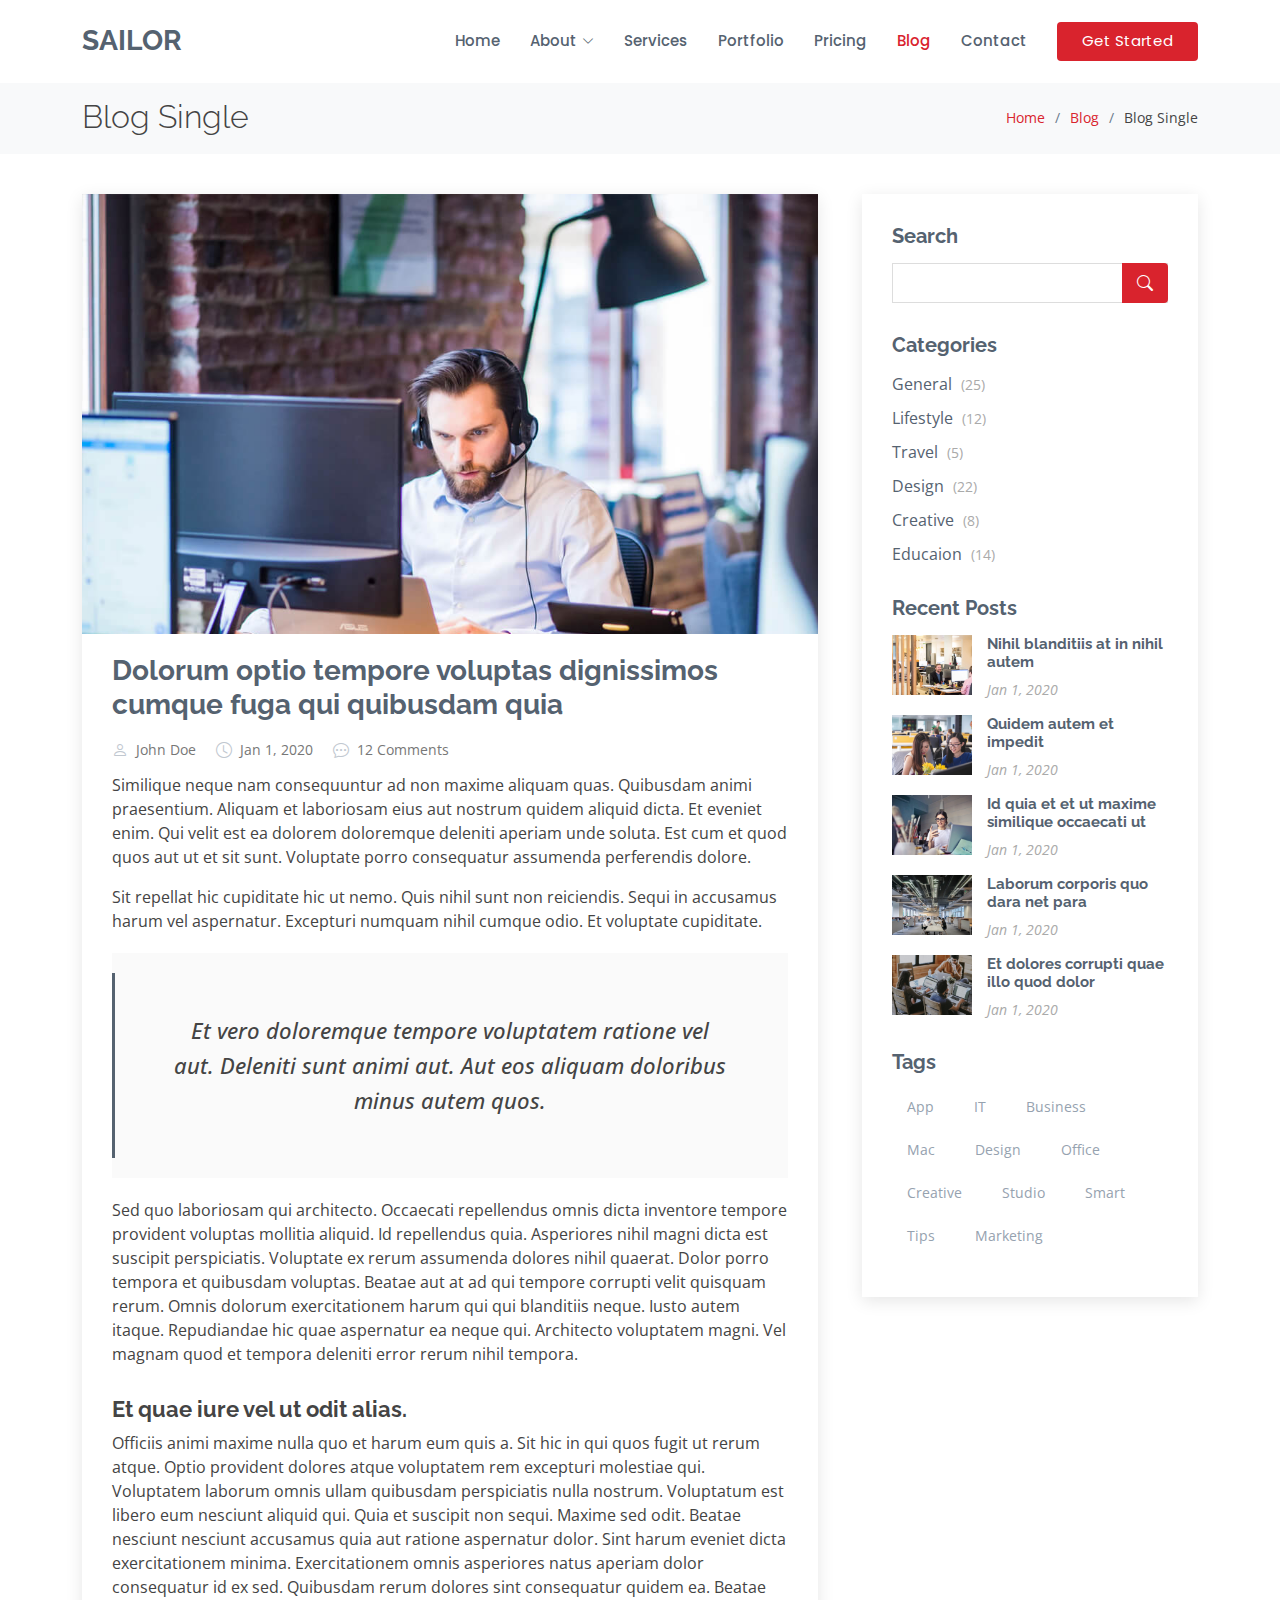
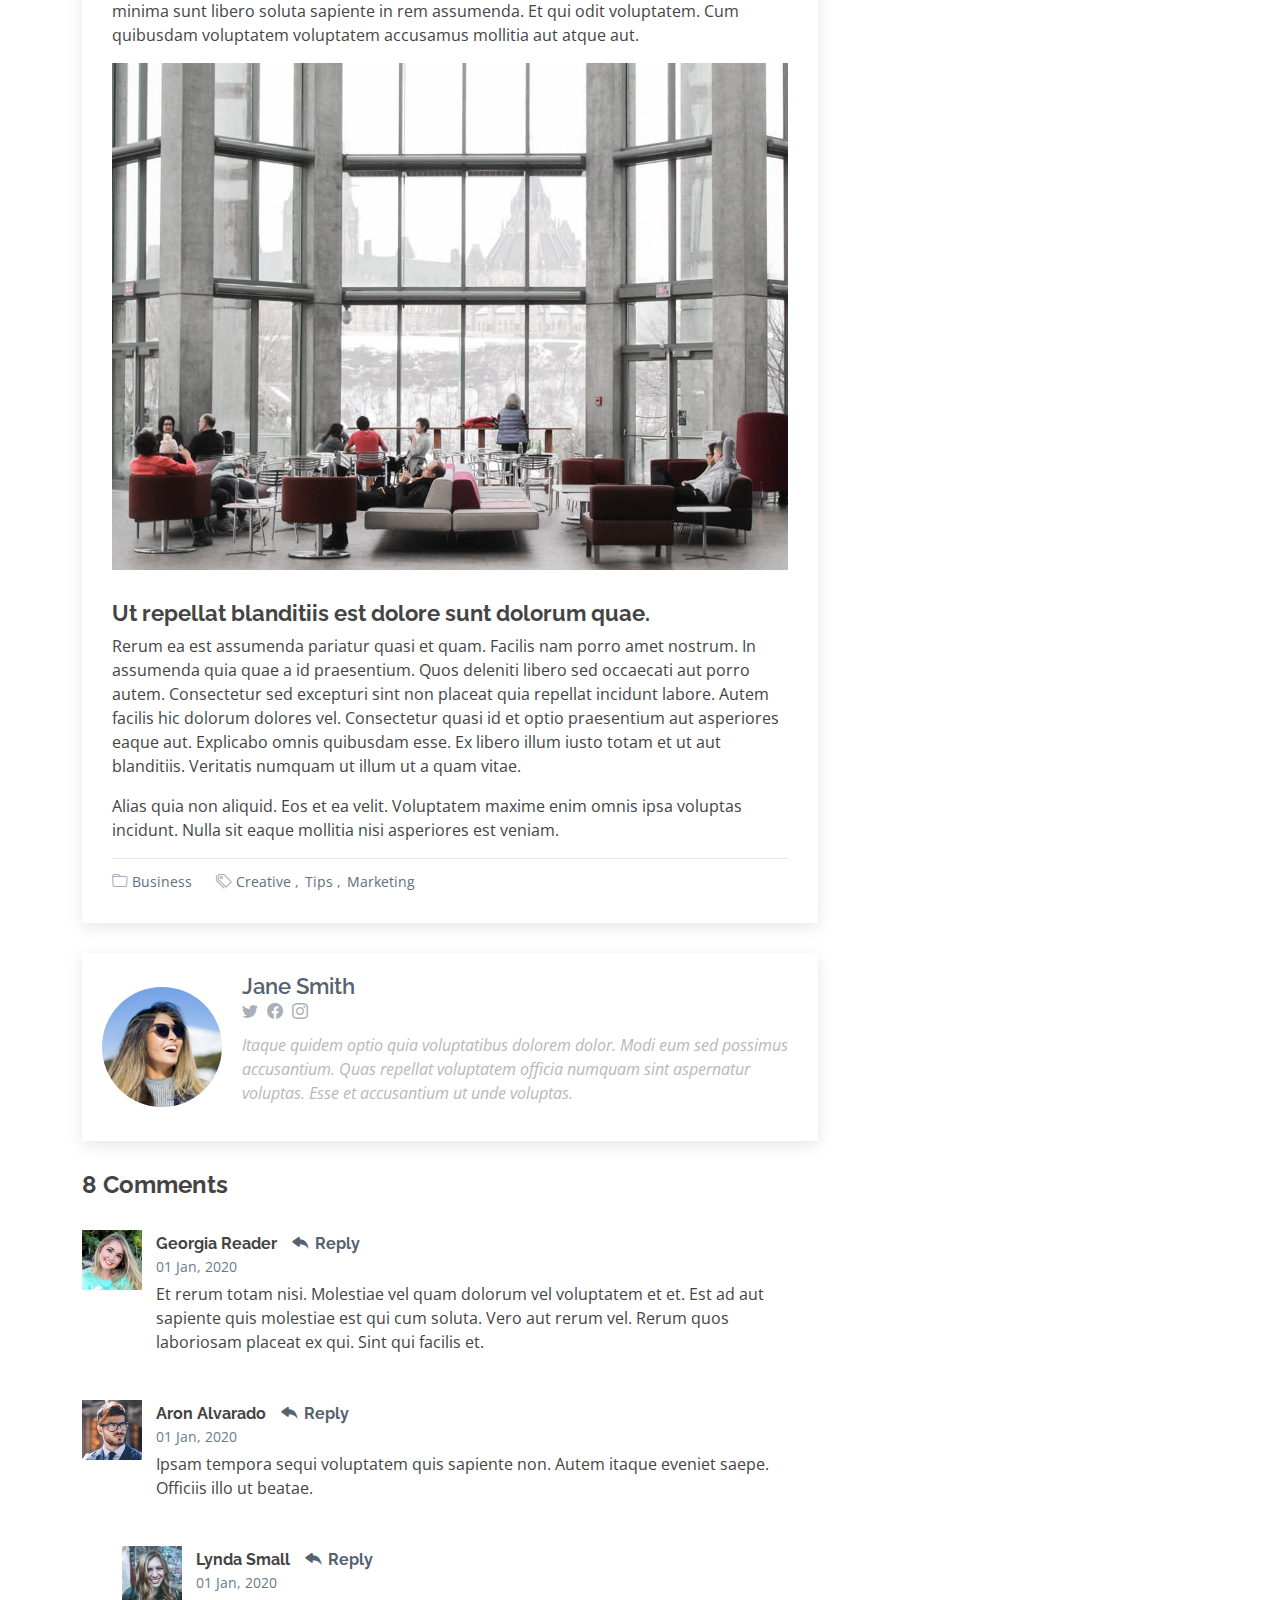
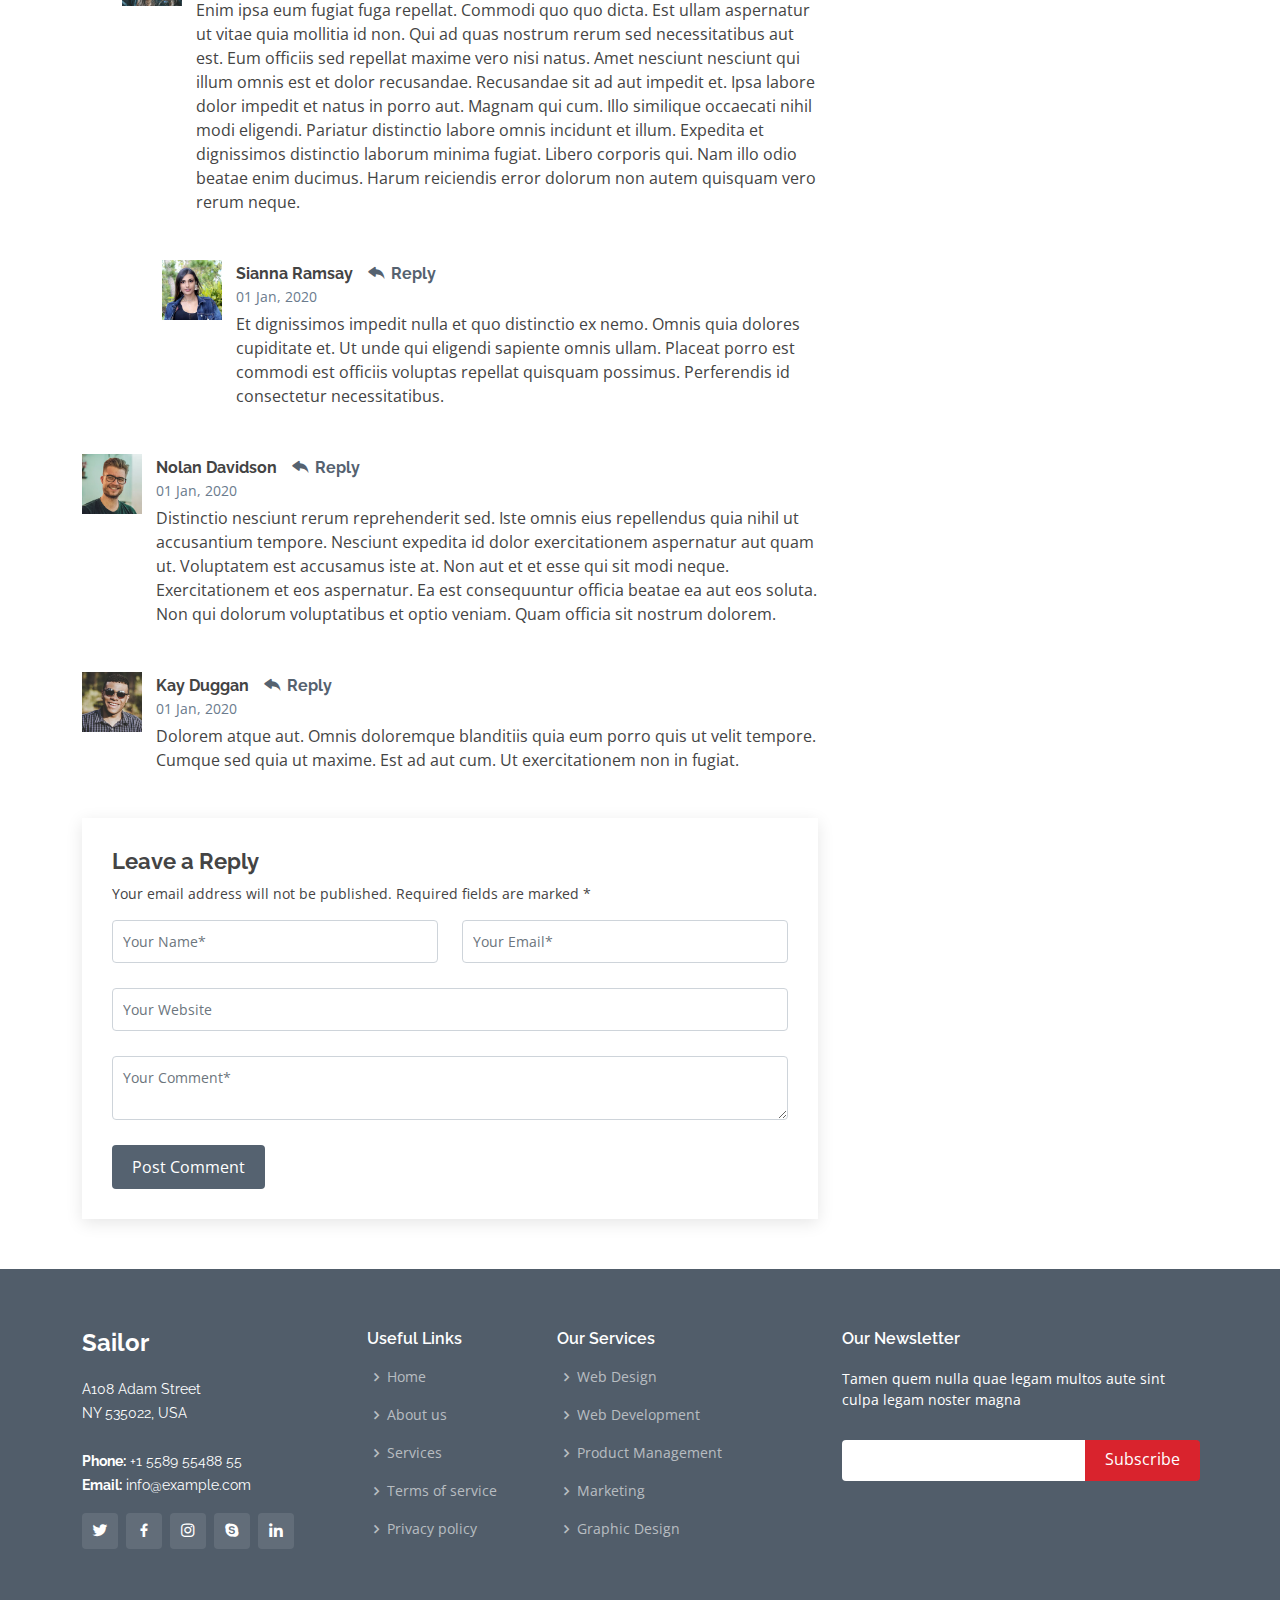
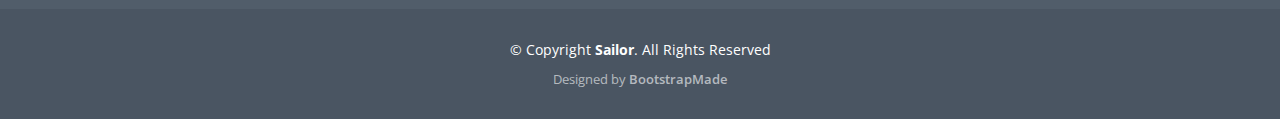
<file: Sailor/blog-single.html>
<!DOCTYPE html>
<html lang="en">

<head>
  <meta charset="utf-8">
  <meta content="width=device-width, initial-scale=1.0" name="viewport">

  <title>Blog Single - Sailor Bootstrap Template</title>
  <meta content="" name="description">
  <meta content="" name="keywords">

  <!-- Favicons -->
  <link href="assets/img/favicon.png" rel="icon">
  <link href="assets/img/apple-touch-icon.png" rel="apple-touch-icon">

  <!-- Google Fonts -->
  <link href="https://fonts.googleapis.com/css?family=Open+Sans:300,300i,400,400i,600,600i,700,700i|Raleway:300,300i,400,400i,500,500i,600,600i,700,700i|Poppins:300,300i,400,400i,500,500i,600,600i,700,700i" rel="stylesheet">

  <!-- Vendor CSS Files -->
  <link href="assets/vendor/animate.css/animate.min.css" rel="stylesheet">
  <link href="assets/vendor/bootstrap/css/bootstrap.min.css" rel="stylesheet">
  <link href="assets/vendor/bootstrap-icons/bootstrap-icons.css" rel="stylesheet">
  <link href="assets/vendor/boxicons/css/boxicons.min.css" rel="stylesheet">
  <link href="assets/vendor/glightbox/css/glightbox.min.css" rel="stylesheet">
  <link href="assets/vendor/remixicon/remixicon.css" rel="stylesheet">
  <link href="assets/vendor/swiper/swiper-bundle.min.css" rel="stylesheet">

  <!-- Template Main CSS File -->
  <link href="assets/css/style.css" rel="stylesheet">

  <!-- =======================================================
  * Template Name: Sailor - v4.7.0
  * Template URL: https://bootstrapmade.com/sailor-free-bootstrap-theme/
  * Author: BootstrapMade.com
  * License: https://bootstrapmade.com/license/
  ======================================================== -->
</head>

<body>

  <!-- ======= Header ======= -->
  <header id="header" class="fixed-top d-flex align-items-center">
    <div class="container d-flex align-items-center">

      <h1 class="logo me-auto"><a href="index.html">Sailor</a></h1>
      <!-- Uncomment below if you prefer to use an image logo -->
      <!-- <a href="index.html" class="logo me-auto"><img src="assets/img/logo.png" alt="" class="img-fluid"></a>-->

      <nav id="navbar" class="navbar">
        <ul>
          <li><a href="index.html">Home</a></li>

          <li class="dropdown"><a href="#"><span>About</span> <i class="bi bi-chevron-down"></i></a>
            <ul>
              <li><a href="about.html">About</a></li>
              <li><a href="team.html">Team</a></li>
              <li><a href="testimonials.html">Testimonials</a></li>

              <li class="dropdown"><a href="#"><span>Deep Drop Down</span> <i class="bi bi-chevron-right"></i></a>
                <ul>
                  <li><a href="#">Deep Drop Down 1</a></li>
                  <li><a href="#">Deep Drop Down 2</a></li>
                  <li><a href="#">Deep Drop Down 3</a></li>
                  <li><a href="#">Deep Drop Down 4</a></li>
                  <li><a href="#">Deep Drop Down 5</a></li>
                </ul>
              </li>
            </ul>
          </li>
          <li><a href="services.html">Services</a></li>
          <li><a href="portfolio.html">Portfolio</a></li>
          <li><a href="pricing.html">Pricing</a></li>
          <li><a href="blog.html" class="active">Blog</a></li>

          <li><a href="contact.html">Contact</a></li>
          <li><a href="index.html" class="getstarted">Get Started</a></li>
        </ul>
        <i class="bi bi-list mobile-nav-toggle"></i>
      </nav><!-- .navbar -->

    </div>
  </header><!-- End Header -->

  <main id="main">

    <!-- ======= Breadcrumbs ======= -->
    <section id="breadcrumbs" class="breadcrumbs">
      <div class="container">

        <div class="d-flex justify-content-between align-items-center">
          <h2>Blog Single</h2>
          <ol>
            <li><a href="index.html">Home</a></li>
            <li><a href="blog.html">Blog</a></li>
            <li>Blog Single</li>
          </ol>
        </div>

      </div>
    </section><!-- End Breadcrumbs -->

    <!-- ======= Blog Single Section ======= -->
    <section id="blog" class="blog">
      <div class="container" data-aos="fade-up">

        <div class="row">

          <div class="col-lg-8 entries">

            <article class="entry entry-single">

              <div class="entry-img">
                <img src="assets/img/blog/blog-1.jpg" alt="" class="img-fluid">
              </div>

              <h2 class="entry-title">
                <a href="blog-single.html">Dolorum optio tempore voluptas dignissimos cumque fuga qui quibusdam quia</a>
              </h2>

              <div class="entry-meta">
                <ul>
                  <li class="d-flex align-items-center"><i class="bi bi-person"></i> <a href="blog-single.html">John Doe</a></li>
                  <li class="d-flex align-items-center"><i class="bi bi-clock"></i> <a href="blog-single.html"><time datetime="2020-01-01">Jan 1, 2020</time></a></li>
                  <li class="d-flex align-items-center"><i class="bi bi-chat-dots"></i> <a href="blog-single.html">12 Comments</a></li>
                </ul>
              </div>

              <div class="entry-content">
                <p>
                  Similique neque nam consequuntur ad non maxime aliquam quas. Quibusdam animi praesentium. Aliquam et laboriosam eius aut nostrum quidem aliquid dicta.
                  Et eveniet enim. Qui velit est ea dolorem doloremque deleniti aperiam unde soluta. Est cum et quod quos aut ut et sit sunt. Voluptate porro consequatur assumenda perferendis dolore.
                </p>

                <p>
                  Sit repellat hic cupiditate hic ut nemo. Quis nihil sunt non reiciendis. Sequi in accusamus harum vel aspernatur. Excepturi numquam nihil cumque odio. Et voluptate cupiditate.
                </p>

                <blockquote>
                  <p>
                    Et vero doloremque tempore voluptatem ratione vel aut. Deleniti sunt animi aut. Aut eos aliquam doloribus minus autem quos.
                  </p>
                </blockquote>

                <p>
                  Sed quo laboriosam qui architecto. Occaecati repellendus omnis dicta inventore tempore provident voluptas mollitia aliquid. Id repellendus quia. Asperiores nihil magni dicta est suscipit perspiciatis. Voluptate ex rerum assumenda dolores nihil quaerat.
                  Dolor porro tempora et quibusdam voluptas. Beatae aut at ad qui tempore corrupti velit quisquam rerum. Omnis dolorum exercitationem harum qui qui blanditiis neque.
                  Iusto autem itaque. Repudiandae hic quae aspernatur ea neque qui. Architecto voluptatem magni. Vel magnam quod et tempora deleniti error rerum nihil tempora.
                </p>

                <h3>Et quae iure vel ut odit alias.</h3>
                <p>
                  Officiis animi maxime nulla quo et harum eum quis a. Sit hic in qui quos fugit ut rerum atque. Optio provident dolores atque voluptatem rem excepturi molestiae qui. Voluptatem laborum omnis ullam quibusdam perspiciatis nulla nostrum. Voluptatum est libero eum nesciunt aliquid qui.
                  Quia et suscipit non sequi. Maxime sed odit. Beatae nesciunt nesciunt accusamus quia aut ratione aspernatur dolor. Sint harum eveniet dicta exercitationem minima. Exercitationem omnis asperiores natus aperiam dolor consequatur id ex sed. Quibusdam rerum dolores sint consequatur quidem ea.
                  Beatae minima sunt libero soluta sapiente in rem assumenda. Et qui odit voluptatem. Cum quibusdam voluptatem voluptatem accusamus mollitia aut atque aut.
                </p>
                <img src="assets/img/blog/blog-inside-post.jpg" class="img-fluid" alt="">

                <h3>Ut repellat blanditiis est dolore sunt dolorum quae.</h3>
                <p>
                  Rerum ea est assumenda pariatur quasi et quam. Facilis nam porro amet nostrum. In assumenda quia quae a id praesentium. Quos deleniti libero sed occaecati aut porro autem. Consectetur sed excepturi sint non placeat quia repellat incidunt labore. Autem facilis hic dolorum dolores vel.
                  Consectetur quasi id et optio praesentium aut asperiores eaque aut. Explicabo omnis quibusdam esse. Ex libero illum iusto totam et ut aut blanditiis. Veritatis numquam ut illum ut a quam vitae.
                </p>
                <p>
                  Alias quia non aliquid. Eos et ea velit. Voluptatem maxime enim omnis ipsa voluptas incidunt. Nulla sit eaque mollitia nisi asperiores est veniam.
                </p>

              </div>

              <div class="entry-footer">
                <i class="bi bi-folder"></i>
                <ul class="cats">
                  <li><a href="#">Business</a></li>
                </ul>

                <i class="bi bi-tags"></i>
                <ul class="tags">
                  <li><a href="#">Creative</a></li>
                  <li><a href="#">Tips</a></li>
                  <li><a href="#">Marketing</a></li>
                </ul>
              </div>

            </article><!-- End blog entry -->

            <div class="blog-author d-flex align-items-center">
              <img src="assets/img/blog/blog-author.jpg" class="rounded-circle float-left" alt="">
              <div>
                <h4>Jane Smith</h4>
                <div class="social-links">
                  <a href="https://twitters.com/#"><i class="bi bi-twitter"></i></a>
                  <a href="https://facebook.com/#"><i class="bi bi-facebook"></i></a>
                  <a href="https://instagram.com/#"><i class="biu bi-instagram"></i></a>
                </div>
                <p>
                  Itaque quidem optio quia voluptatibus dolorem dolor. Modi eum sed possimus accusantium. Quas repellat voluptatem officia numquam sint aspernatur voluptas. Esse et accusantium ut unde voluptas.
                </p>
              </div>
            </div><!-- End blog author bio -->

            <div class="blog-comments">

              <h4 class="comments-count">8 Comments</h4>

              <div id="comment-1" class="comment">
                <div class="d-flex">
                  <div class="comment-img"><img src="assets/img/blog/comments-1.jpg" alt=""></div>
                  <div>
                    <h5><a href="">Georgia Reader</a> <a href="#" class="reply"><i class="bi bi-reply-fill"></i> Reply</a></h5>
                    <time datetime="2020-01-01">01 Jan, 2020</time>
                    <p>
                      Et rerum totam nisi. Molestiae vel quam dolorum vel voluptatem et et. Est ad aut sapiente quis molestiae est qui cum soluta.
                      Vero aut rerum vel. Rerum quos laboriosam placeat ex qui. Sint qui facilis et.
                    </p>
                  </div>
                </div>
              </div><!-- End comment #1 -->

              <div id="comment-2" class="comment">
                <div class="d-flex">
                  <div class="comment-img"><img src="assets/img/blog/comments-2.jpg" alt=""></div>
                  <div>
                    <h5><a href="">Aron Alvarado</a> <a href="#" class="reply"><i class="bi bi-reply-fill"></i> Reply</a></h5>
                    <time datetime="2020-01-01">01 Jan, 2020</time>
                    <p>
                      Ipsam tempora sequi voluptatem quis sapiente non. Autem itaque eveniet saepe. Officiis illo ut beatae.
                    </p>
                  </div>
                </div>

                <div id="comment-reply-1" class="comment comment-reply">
                  <div class="d-flex">
                    <div class="comment-img"><img src="assets/img/blog/comments-3.jpg" alt=""></div>
                    <div>
                      <h5><a href="">Lynda Small</a> <a href="#" class="reply"><i class="bi bi-reply-fill"></i> Reply</a></h5>
                      <time datetime="2020-01-01">01 Jan, 2020</time>
                      <p>
                        Enim ipsa eum fugiat fuga repellat. Commodi quo quo dicta. Est ullam aspernatur ut vitae quia mollitia id non. Qui ad quas nostrum rerum sed necessitatibus aut est. Eum officiis sed repellat maxime vero nisi natus. Amet nesciunt nesciunt qui illum omnis est et dolor recusandae.

                        Recusandae sit ad aut impedit et. Ipsa labore dolor impedit et natus in porro aut. Magnam qui cum. Illo similique occaecati nihil modi eligendi. Pariatur distinctio labore omnis incidunt et illum. Expedita et dignissimos distinctio laborum minima fugiat.

                        Libero corporis qui. Nam illo odio beatae enim ducimus. Harum reiciendis error dolorum non autem quisquam vero rerum neque.
                      </p>
                    </div>
                  </div>

                  <div id="comment-reply-2" class="comment comment-reply">
                    <div class="d-flex">
                      <div class="comment-img"><img src="assets/img/blog/comments-4.jpg" alt=""></div>
                      <div>
                        <h5><a href="">Sianna Ramsay</a> <a href="#" class="reply"><i class="bi bi-reply-fill"></i> Reply</a></h5>
                        <time datetime="2020-01-01">01 Jan, 2020</time>
                        <p>
                          Et dignissimos impedit nulla et quo distinctio ex nemo. Omnis quia dolores cupiditate et. Ut unde qui eligendi sapiente omnis ullam. Placeat porro est commodi est officiis voluptas repellat quisquam possimus. Perferendis id consectetur necessitatibus.
                        </p>
                      </div>
                    </div>

                  </div><!-- End comment reply #2-->

                </div><!-- End comment reply #1-->

              </div><!-- End comment #2-->

              <div id="comment-3" class="comment">
                <div class="d-flex">
                  <div class="comment-img"><img src="assets/img/blog/comments-5.jpg" alt=""></div>
                  <div>
                    <h5><a href="">Nolan Davidson</a> <a href="#" class="reply"><i class="bi bi-reply-fill"></i> Reply</a></h5>
                    <time datetime="2020-01-01">01 Jan, 2020</time>
                    <p>
                      Distinctio nesciunt rerum reprehenderit sed. Iste omnis eius repellendus quia nihil ut accusantium tempore. Nesciunt expedita id dolor exercitationem aspernatur aut quam ut. Voluptatem est accusamus iste at.
                      Non aut et et esse qui sit modi neque. Exercitationem et eos aspernatur. Ea est consequuntur officia beatae ea aut eos soluta. Non qui dolorum voluptatibus et optio veniam. Quam officia sit nostrum dolorem.
                    </p>
                  </div>
                </div>

              </div><!-- End comment #3 -->

              <div id="comment-4" class="comment">
                <div class="d-flex">
                  <div class="comment-img"><img src="assets/img/blog/comments-6.jpg" alt=""></div>
                  <div>
                    <h5><a href="">Kay Duggan</a> <a href="#" class="reply"><i class="bi bi-reply-fill"></i> Reply</a></h5>
                    <time datetime="2020-01-01">01 Jan, 2020</time>
                    <p>
                      Dolorem atque aut. Omnis doloremque blanditiis quia eum porro quis ut velit tempore. Cumque sed quia ut maxime. Est ad aut cum. Ut exercitationem non in fugiat.
                    </p>
                  </div>
                </div>

              </div><!-- End comment #4 -->

              <div class="reply-form">
                <h4>Leave a Reply</h4>
                <p>Your email address will not be published. Required fields are marked * </p>
                <form action="">
                  <div class="row">
                    <div class="col-md-6 form-group">
                      <input name="name" type="text" class="form-control" placeholder="Your Name*">
                    </div>
                    <div class="col-md-6 form-group">
                      <input name="email" type="text" class="form-control" placeholder="Your Email*">
                    </div>
                  </div>
                  <div class="row">
                    <div class="col form-group">
                      <input name="website" type="text" class="form-control" placeholder="Your Website">
                    </div>
                  </div>
                  <div class="row">
                    <div class="col form-group">
                      <textarea name="comment" class="form-control" placeholder="Your Comment*"></textarea>
                    </div>
                  </div>
                  <button type="submit" class="btn btn-primary">Post Comment</button>

                </form>

              </div>

            </div><!-- End blog comments -->

          </div><!-- End blog entries list -->

          <div class="col-lg-4">

            <div class="sidebar">

              <h3 class="sidebar-title">Search</h3>
              <div class="sidebar-item search-form">
                <form action="">
                  <input type="text">
                  <button type="submit"><i class="bi bi-search"></i></button>
                </form>
              </div><!-- End sidebar search formn-->

              <h3 class="sidebar-title">Categories</h3>
              <div class="sidebar-item categories">
                <ul>
                  <li><a href="#">General <span>(25)</span></a></li>
                  <li><a href="#">Lifestyle <span>(12)</span></a></li>
                  <li><a href="#">Travel <span>(5)</span></a></li>
                  <li><a href="#">Design <span>(22)</span></a></li>
                  <li><a href="#">Creative <span>(8)</span></a></li>
                  <li><a href="#">Educaion <span>(14)</span></a></li>
                </ul>
              </div><!-- End sidebar categories-->

              <h3 class="sidebar-title">Recent Posts</h3>
              <div class="sidebar-item recent-posts">
                <div class="post-item clearfix">
                  <img src="assets/img/blog/blog-recent-1.jpg" alt="">
                  <h4><a href="blog-single.html">Nihil blanditiis at in nihil autem</a></h4>
                  <time datetime="2020-01-01">Jan 1, 2020</time>
                </div>

                <div class="post-item clearfix">
                  <img src="assets/img/blog/blog-recent-2.jpg" alt="">
                  <h4><a href="blog-single.html">Quidem autem et impedit</a></h4>
                  <time datetime="2020-01-01">Jan 1, 2020</time>
                </div>

                <div class="post-item clearfix">
                  <img src="assets/img/blog/blog-recent-3.jpg" alt="">
                  <h4><a href="blog-single.html">Id quia et et ut maxime similique occaecati ut</a></h4>
                  <time datetime="2020-01-01">Jan 1, 2020</time>
                </div>

                <div class="post-item clearfix">
                  <img src="assets/img/blog/blog-recent-4.jpg" alt="">
                  <h4><a href="blog-single.html">Laborum corporis quo dara net para</a></h4>
                  <time datetime="2020-01-01">Jan 1, 2020</time>
                </div>

                <div class="post-item clearfix">
                  <img src="assets/img/blog/blog-recent-5.jpg" alt="">
                  <h4><a href="blog-single.html">Et dolores corrupti quae illo quod dolor</a></h4>
                  <time datetime="2020-01-01">Jan 1, 2020</time>
                </div>

              </div><!-- End sidebar recent posts-->

              <h3 class="sidebar-title">Tags</h3>
              <div class="sidebar-item tags">
                <ul>
                  <li><a href="#">App</a></li>
                  <li><a href="#">IT</a></li>
                  <li><a href="#">Business</a></li>
                  <li><a href="#">Mac</a></li>
                  <li><a href="#">Design</a></li>
                  <li><a href="#">Office</a></li>
                  <li><a href="#">Creative</a></li>
                  <li><a href="#">Studio</a></li>
                  <li><a href="#">Smart</a></li>
                  <li><a href="#">Tips</a></li>
                  <li><a href="#">Marketing</a></li>
                </ul>
              </div><!-- End sidebar tags-->

            </div><!-- End sidebar -->

          </div><!-- End blog sidebar -->

        </div>

      </div>
    </section><!-- End Blog Single Section -->

  </main><!-- End #main -->

  <!-- ======= Footer ======= -->
  <footer id="footer">
    <div class="footer-top">
      <div class="container">
        <div class="row">

          <div class="col-lg-3 col-md-6">
            <div class="footer-info">
              <h3>Sailor</h3>
              <p>
                A108 Adam Street <br>
                NY 535022, USA<br><br>
                <strong>Phone:</strong> +1 5589 55488 55<br>
                <strong>Email:</strong> info@example.com<br>
              </p>
              <div class="social-links mt-3">
                <a href="#" class="twitter"><i class="bx bxl-twitter"></i></a>
                <a href="#" class="facebook"><i class="bx bxl-facebook"></i></a>
                <a href="#" class="instagram"><i class="bx bxl-instagram"></i></a>
                <a href="#" class="google-plus"><i class="bx bxl-skype"></i></a>
                <a href="#" class="linkedin"><i class="bx bxl-linkedin"></i></a>
              </div>
            </div>
          </div>

          <div class="col-lg-2 col-md-6 footer-links">
            <h4>Useful Links</h4>
            <ul>
              <li><i class="bx bx-chevron-right"></i> <a href="#">Home</a></li>
              <li><i class="bx bx-chevron-right"></i> <a href="#">About us</a></li>
              <li><i class="bx bx-chevron-right"></i> <a href="#">Services</a></li>
              <li><i class="bx bx-chevron-right"></i> <a href="#">Terms of service</a></li>
              <li><i class="bx bx-chevron-right"></i> <a href="#">Privacy policy</a></li>
            </ul>
          </div>

          <div class="col-lg-3 col-md-6 footer-links">
            <h4>Our Services</h4>
            <ul>
              <li><i class="bx bx-chevron-right"></i> <a href="#">Web Design</a></li>
              <li><i class="bx bx-chevron-right"></i> <a href="#">Web Development</a></li>
              <li><i class="bx bx-chevron-right"></i> <a href="#">Product Management</a></li>
              <li><i class="bx bx-chevron-right"></i> <a href="#">Marketing</a></li>
              <li><i class="bx bx-chevron-right"></i> <a href="#">Graphic Design</a></li>
            </ul>
          </div>

          <div class="col-lg-4 col-md-6 footer-newsletter">
            <h4>Our Newsletter</h4>
            <p>Tamen quem nulla quae legam multos aute sint culpa legam noster magna</p>
            <form action="" method="post">
              <input type="email" name="email"><input type="submit" value="Subscribe">
            </form>

          </div>

        </div>
      </div>
    </div>

    <div class="container">
      <div class="copyright">
        &copy; Copyright <strong><span>Sailor</span></strong>. All Rights Reserved
      </div>
      <div class="credits">
        <!-- All the links in the footer should remain intact. -->
        <!-- You can delete the links only if you purchased the pro version. -->
        <!-- Licensing information: https://bootstrapmade.com/license/ -->
        <!-- Purchase the pro version with working PHP/AJAX contact form: https://bootstrapmade.com/sailor-free-bootstrap-theme/ -->
        Designed by <a href="https://bootstrapmade.com/">BootstrapMade</a>
      </div>
    </div>
  </footer><!-- End Footer -->

  <a href="#" class="back-to-top d-flex align-items-center justify-content-center"><i class="bi bi-arrow-up-short"></i></a>

  <!-- Vendor JS Files -->
  <script src="assets/vendor/bootstrap/js/bootstrap.bundle.min.js"></script>
  <script src="assets/vendor/glightbox/js/glightbox.min.js"></script>
  <script src="assets/vendor/isotope-layout/isotope.pkgd.min.js"></script>
  <script src="assets/vendor/swiper/swiper-bundle.min.js"></script>
  <script src="assets/vendor/waypoints/noframework.waypoints.js"></script>
  <script src="assets/vendor/php-email-form/validate.js"></script>

  <!-- Template Main JS File -->
  <script src="assets/js/main.js"></script>

</body>

</html>
</file>
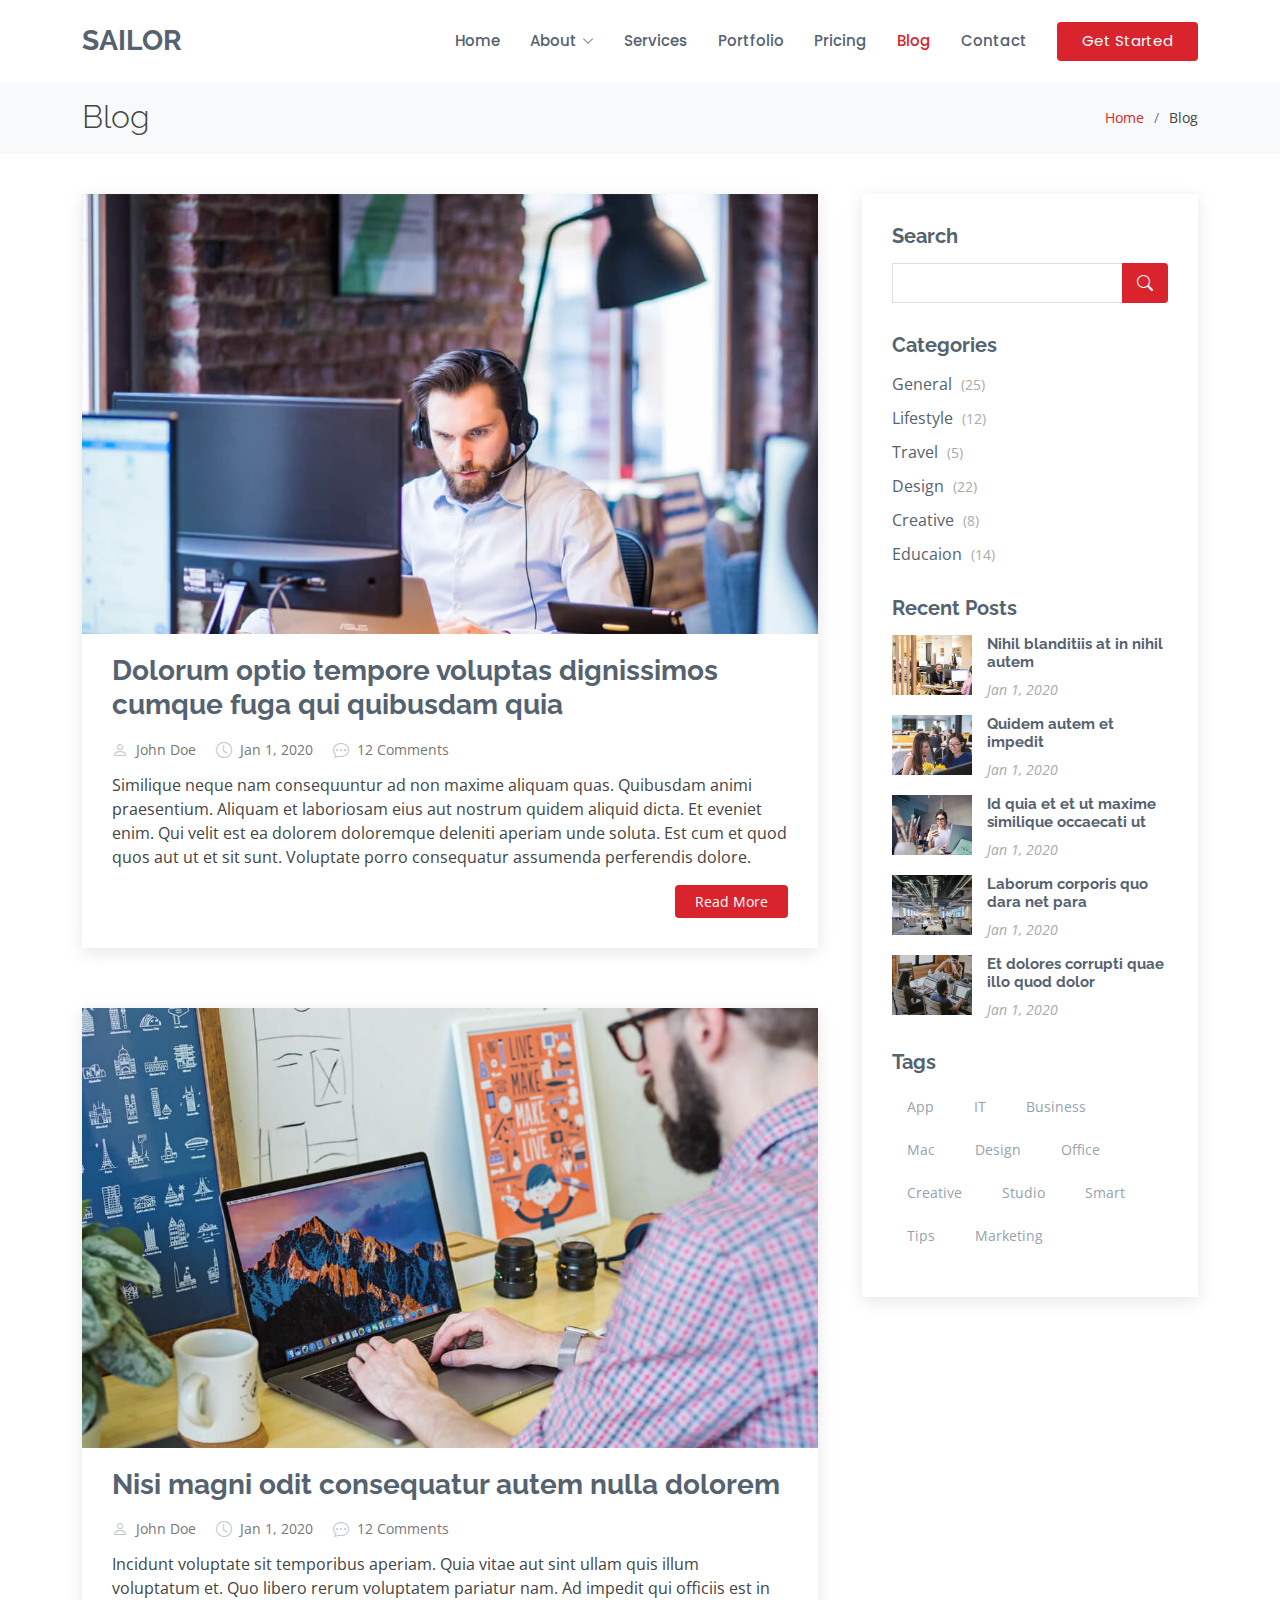
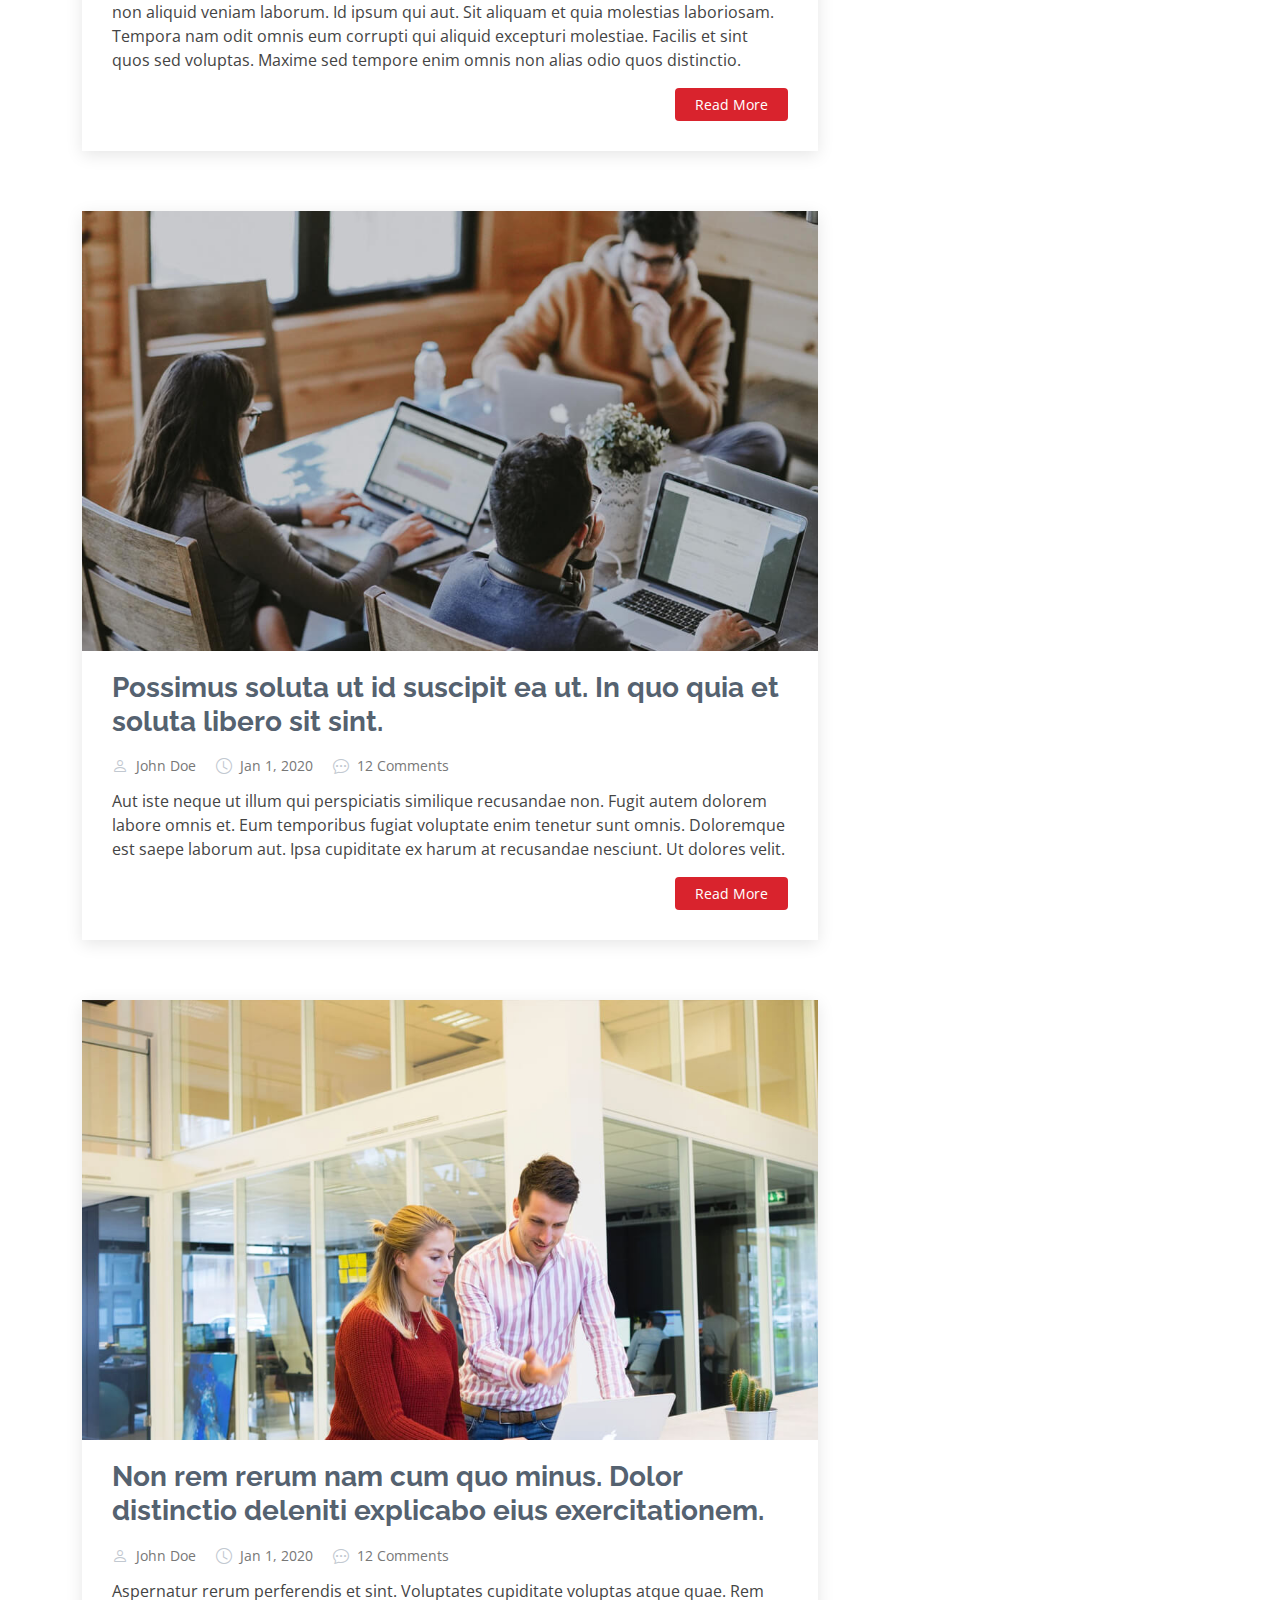
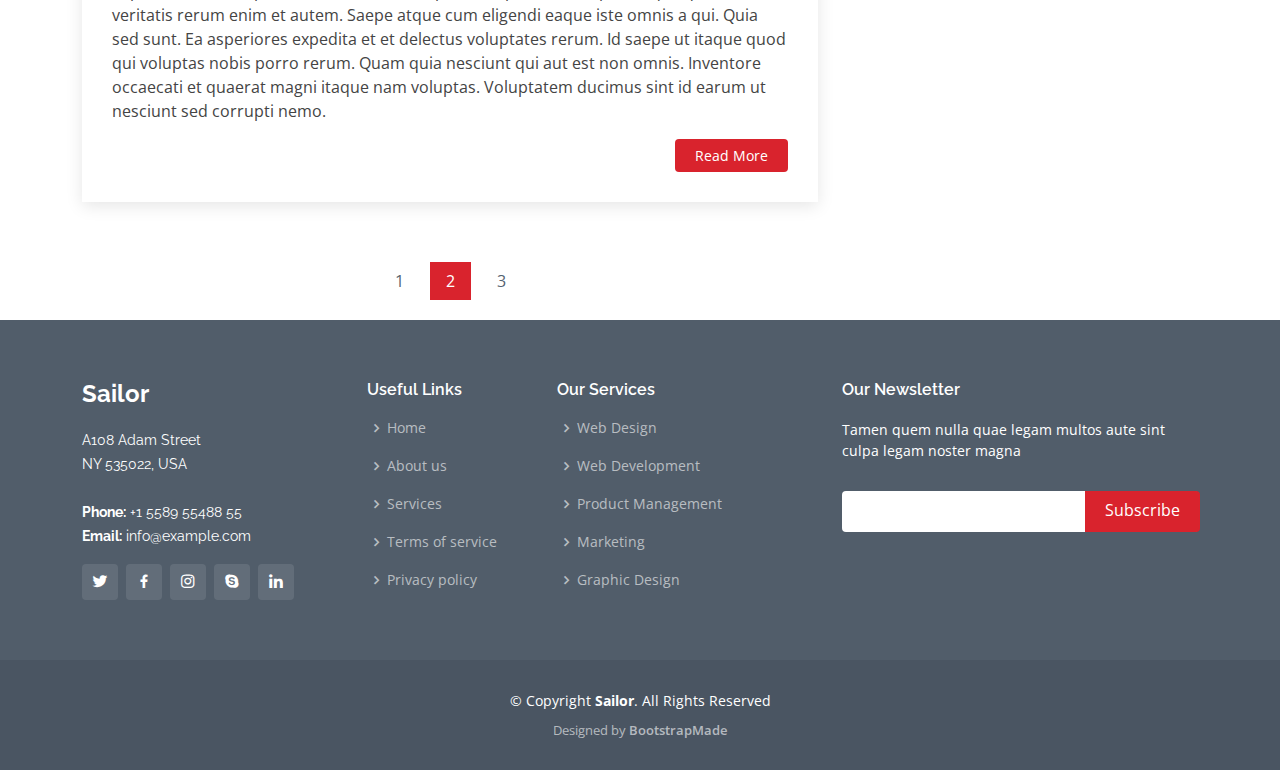
<file: Sailor/blog.html>
<!DOCTYPE html>
<html lang="en">

<head>
  <meta charset="utf-8">
  <meta content="width=device-width, initial-scale=1.0" name="viewport">

  <title>Blog - Sailor Bootstrap Template</title>
  <meta content="" name="description">
  <meta content="" name="keywords">

  <!-- Favicons -->
  <link href="assets/img/favicon.png" rel="icon">
  <link href="assets/img/apple-touch-icon.png" rel="apple-touch-icon">

  <!-- Google Fonts -->
  <link href="https://fonts.googleapis.com/css?family=Open+Sans:300,300i,400,400i,600,600i,700,700i|Raleway:300,300i,400,400i,500,500i,600,600i,700,700i|Poppins:300,300i,400,400i,500,500i,600,600i,700,700i" rel="stylesheet">

  <!-- Vendor CSS Files -->
  <link href="assets/vendor/animate.css/animate.min.css" rel="stylesheet">
  <link href="assets/vendor/bootstrap/css/bootstrap.min.css" rel="stylesheet">
  <link href="assets/vendor/bootstrap-icons/bootstrap-icons.css" rel="stylesheet">
  <link href="assets/vendor/boxicons/css/boxicons.min.css" rel="stylesheet">
  <link href="assets/vendor/glightbox/css/glightbox.min.css" rel="stylesheet">
  <link href="assets/vendor/remixicon/remixicon.css" rel="stylesheet">
  <link href="assets/vendor/swiper/swiper-bundle.min.css" rel="stylesheet">

  <!-- Template Main CSS File -->
  <link href="assets/css/style.css" rel="stylesheet">

  <!-- =======================================================
  * Template Name: Sailor - v4.7.0
  * Template URL: https://bootstrapmade.com/sailor-free-bootstrap-theme/
  * Author: BootstrapMade.com
  * License: https://bootstrapmade.com/license/
  ======================================================== -->
</head>

<body>

  <!-- ======= Header ======= -->
  <header id="header" class="fixed-top d-flex align-items-center">
    <div class="container d-flex align-items-center">

      <h1 class="logo me-auto"><a href="index.html">Sailor</a></h1>
      <!-- Uncomment below if you prefer to use an image logo -->
      <!-- <a href="index.html" class="logo me-auto"><img src="assets/img/logo.png" alt="" class="img-fluid"></a>-->

      <nav id="navbar" class="navbar">
        <ul>
          <li><a href="index.html">Home</a></li>

          <li class="dropdown"><a href="#"><span>About</span> <i class="bi bi-chevron-down"></i></a>
            <ul>
              <li><a href="about.html">About</a></li>
              <li><a href="team.html">Team</a></li>
              <li><a href="testimonials.html">Testimonials</a></li>

              <li class="dropdown"><a href="#"><span>Deep Drop Down</span> <i class="bi bi-chevron-right"></i></a>
                <ul>
                  <li><a href="#">Deep Drop Down 1</a></li>
                  <li><a href="#">Deep Drop Down 2</a></li>
                  <li><a href="#">Deep Drop Down 3</a></li>
                  <li><a href="#">Deep Drop Down 4</a></li>
                  <li><a href="#">Deep Drop Down 5</a></li>
                </ul>
              </li>
            </ul>
          </li>
          <li><a href="services.html">Services</a></li>
          <li><a href="portfolio.html">Portfolio</a></li>
          <li><a href="pricing.html">Pricing</a></li>
          <li><a href="blog.html" class="active">Blog</a></li>

          <li><a href="contact.html">Contact</a></li>
          <li><a href="index.html" class="getstarted">Get Started</a></li>
        </ul>
        <i class="bi bi-list mobile-nav-toggle"></i>
      </nav><!-- .navbar -->

    </div>
  </header><!-- End Header -->

  <main id="main">

    <!-- ======= Breadcrumbs ======= -->
    <section id="breadcrumbs" class="breadcrumbs">
      <div class="container">

        <div class="d-flex justify-content-between align-items-center">
          <h2>Blog</h2>
          <ol>
            <li><a href="index.html">Home</a></li>
            <li>Blog</li>
          </ol>
        </div>

      </div>
    </section><!-- End Breadcrumbs -->

    <!-- ======= Blog Section ======= -->
    <section id="blog" class="blog">
      <div class="container" data-aos="fade-up">

        <div class="row">

          <div class="col-lg-8 entries">

            <article class="entry">

              <div class="entry-img">
                <img src="assets/img/blog/blog-1.jpg" alt="" class="img-fluid">
              </div>

              <h2 class="entry-title">
                <a href="blog-single.html">Dolorum optio tempore voluptas dignissimos cumque fuga qui quibusdam quia</a>
              </h2>

              <div class="entry-meta">
                <ul>
                  <li class="d-flex align-items-center"><i class="bi bi-person"></i> <a href="blog-single.html">John Doe</a></li>
                  <li class="d-flex align-items-center"><i class="bi bi-clock"></i> <a href="blog-single.html"><time datetime="2020-01-01">Jan 1, 2020</time></a></li>
                  <li class="d-flex align-items-center"><i class="bi bi-chat-dots"></i> <a href="blog-single.html">12 Comments</a></li>
                </ul>
              </div>

              <div class="entry-content">
                <p>
                  Similique neque nam consequuntur ad non maxime aliquam quas. Quibusdam animi praesentium. Aliquam et laboriosam eius aut nostrum quidem aliquid dicta.
                  Et eveniet enim. Qui velit est ea dolorem doloremque deleniti aperiam unde soluta. Est cum et quod quos aut ut et sit sunt. Voluptate porro consequatur assumenda perferendis dolore.
                </p>
                <div class="read-more">
                  <a href="blog-single.html">Read More</a>
                </div>
              </div>

            </article><!-- End blog entry -->

            <article class="entry">

              <div class="entry-img">
                <img src="assets/img/blog/blog-2.jpg" alt="" class="img-fluid">
              </div>

              <h2 class="entry-title">
                <a href="blog-single.html">Nisi magni odit consequatur autem nulla dolorem</a>
              </h2>

              <div class="entry-meta">
                <ul>
                  <li class="d-flex align-items-center"><i class="bi bi-person"></i> <a href="blog-single.html">John Doe</a></li>
                  <li class="d-flex align-items-center"><i class="bi bi-clock"></i> <a href="blog-single.html"><time datetime="2020-01-01">Jan 1, 2020</time></a></li>
                  <li class="d-flex align-items-center"><i class="bi bi-chat-dots"></i> <a href="blog-single.html">12 Comments</a></li>
                </ul>
              </div>

              <div class="entry-content">
                <p>
                  Incidunt voluptate sit temporibus aperiam. Quia vitae aut sint ullam quis illum voluptatum et. Quo libero rerum voluptatem pariatur nam.
                  Ad impedit qui officiis est in non aliquid veniam laborum. Id ipsum qui aut. Sit aliquam et quia molestias laboriosam. Tempora nam odit omnis eum corrupti qui aliquid excepturi molestiae. Facilis et sint quos sed voluptas. Maxime sed tempore enim omnis non alias odio quos distinctio.
                </p>
                <div class="read-more">
                  <a href="blog-single.html">Read More</a>
                </div>
              </div>

            </article><!-- End blog entry -->

            <article class="entry">

              <div class="entry-img">
                <img src="assets/img/blog/blog-3.jpg" alt="" class="img-fluid">
              </div>

              <h2 class="entry-title">
                <a href="blog-single.html">Possimus soluta ut id suscipit ea ut. In quo quia et soluta libero sit sint.</a>
              </h2>

              <div class="entry-meta">
                <ul>
                  <li class="d-flex align-items-center"><i class="bi bi-person"></i> <a href="blog-single.html">John Doe</a></li>
                  <li class="d-flex align-items-center"><i class="bi bi-clock"></i> <a href="blog-single.html"><time datetime="2020-01-01">Jan 1, 2020</time></a></li>
                  <li class="d-flex align-items-center"><i class="bi bi-chat-dots"></i> <a href="blog-single.html">12 Comments</a></li>
                </ul>
              </div>

              <div class="entry-content">
                <p>
                  Aut iste neque ut illum qui perspiciatis similique recusandae non. Fugit autem dolorem labore omnis et. Eum temporibus fugiat voluptate enim tenetur sunt omnis.
                  Doloremque est saepe laborum aut. Ipsa cupiditate ex harum at recusandae nesciunt. Ut dolores velit.
                </p>
                <div class="read-more">
                  <a href="blog-single.html">Read More</a>
                </div>
              </div>

            </article><!-- End blog entry -->

            <article class="entry">

              <div class="entry-img">
                <img src="assets/img/blog/blog-4.jpg" alt="" class="img-fluid">
              </div>

              <h2 class="entry-title">
                <a href="blog-single.html">Non rem rerum nam cum quo minus. Dolor distinctio deleniti explicabo eius exercitationem.</a>
              </h2>

              <div class="entry-meta">
                <ul>
                  <li class="d-flex align-items-center"><i class="bi bi-person"></i> <a href="blog-single.html">John Doe</a></li>
                  <li class="d-flex align-items-center"><i class="bi bi-clock"></i> <a href="blog-single.html"><time datetime="2020-01-01">Jan 1, 2020</time></a></li>
                  <li class="d-flex align-items-center"><i class="bi bi-chat-dots"></i> <a href="blog-single.html">12 Comments</a></li>
                </ul>
              </div>

              <div class="entry-content">
                <p>
                  Aspernatur rerum perferendis et sint. Voluptates cupiditate voluptas atque quae. Rem veritatis rerum enim et autem. Saepe atque cum eligendi eaque iste omnis a qui.
                  Quia sed sunt. Ea asperiores expedita et et delectus voluptates rerum. Id saepe ut itaque quod qui voluptas nobis porro rerum. Quam quia nesciunt qui aut est non omnis. Inventore occaecati et quaerat magni itaque nam voluptas. Voluptatem ducimus sint id earum ut nesciunt sed corrupti nemo.
                </p>
                <div class="read-more">
                  <a href="blog-single.html">Read More</a>
                </div>
              </div>

            </article><!-- End blog entry -->

            <div class="blog-pagination">
              <ul class="justify-content-center">
                <li><a href="#">1</a></li>
                <li class="active"><a href="#">2</a></li>
                <li><a href="#">3</a></li>
              </ul>
            </div>

          </div><!-- End blog entries list -->

          <div class="col-lg-4">

            <div class="sidebar">

              <h3 class="sidebar-title">Search</h3>
              <div class="sidebar-item search-form">
                <form action="">
                  <input type="text">
                  <button type="submit"><i class="bi bi-search"></i></button>
                </form>
              </div><!-- End sidebar search formn-->

              <h3 class="sidebar-title">Categories</h3>
              <div class="sidebar-item categories">
                <ul>
                  <li><a href="#">General <span>(25)</span></a></li>
                  <li><a href="#">Lifestyle <span>(12)</span></a></li>
                  <li><a href="#">Travel <span>(5)</span></a></li>
                  <li><a href="#">Design <span>(22)</span></a></li>
                  <li><a href="#">Creative <span>(8)</span></a></li>
                  <li><a href="#">Educaion <span>(14)</span></a></li>
                </ul>
              </div><!-- End sidebar categories-->

              <h3 class="sidebar-title">Recent Posts</h3>
              <div class="sidebar-item recent-posts">
                <div class="post-item clearfix">
                  <img src="assets/img/blog/blog-recent-1.jpg" alt="">
                  <h4><a href="blog-single.html">Nihil blanditiis at in nihil autem</a></h4>
                  <time datetime="2020-01-01">Jan 1, 2020</time>
                </div>

                <div class="post-item clearfix">
                  <img src="assets/img/blog/blog-recent-2.jpg" alt="">
                  <h4><a href="blog-single.html">Quidem autem et impedit</a></h4>
                  <time datetime="2020-01-01">Jan 1, 2020</time>
                </div>

                <div class="post-item clearfix">
                  <img src="assets/img/blog/blog-recent-3.jpg" alt="">
                  <h4><a href="blog-single.html">Id quia et et ut maxime similique occaecati ut</a></h4>
                  <time datetime="2020-01-01">Jan 1, 2020</time>
                </div>

                <div class="post-item clearfix">
                  <img src="assets/img/blog/blog-recent-4.jpg" alt="">
                  <h4><a href="blog-single.html">Laborum corporis quo dara net para</a></h4>
                  <time datetime="2020-01-01">Jan 1, 2020</time>
                </div>

                <div class="post-item clearfix">
                  <img src="assets/img/blog/blog-recent-5.jpg" alt="">
                  <h4><a href="blog-single.html">Et dolores corrupti quae illo quod dolor</a></h4>
                  <time datetime="2020-01-01">Jan 1, 2020</time>
                </div>

              </div><!-- End sidebar recent posts-->

              <h3 class="sidebar-title">Tags</h3>
              <div class="sidebar-item tags">
                <ul>
                  <li><a href="#">App</a></li>
                  <li><a href="#">IT</a></li>
                  <li><a href="#">Business</a></li>
                  <li><a href="#">Mac</a></li>
                  <li><a href="#">Design</a></li>
                  <li><a href="#">Office</a></li>
                  <li><a href="#">Creative</a></li>
                  <li><a href="#">Studio</a></li>
                  <li><a href="#">Smart</a></li>
                  <li><a href="#">Tips</a></li>
                  <li><a href="#">Marketing</a></li>
                </ul>
              </div><!-- End sidebar tags-->

            </div><!-- End sidebar -->

          </div><!-- End blog sidebar -->

        </div>

      </div>
    </section><!-- End Blog Section -->

  </main><!-- End #main -->

  <!-- ======= Footer ======= -->
  <footer id="footer">
    <div class="footer-top">
      <div class="container">
        <div class="row">

          <div class="col-lg-3 col-md-6">
            <div class="footer-info">
              <h3>Sailor</h3>
              <p>
                A108 Adam Street <br>
                NY 535022, USA<br><br>
                <strong>Phone:</strong> +1 5589 55488 55<br>
                <strong>Email:</strong> info@example.com<br>
              </p>
              <div class="social-links mt-3">
                <a href="#" class="twitter"><i class="bx bxl-twitter"></i></a>
                <a href="#" class="facebook"><i class="bx bxl-facebook"></i></a>
                <a href="#" class="instagram"><i class="bx bxl-instagram"></i></a>
                <a href="#" class="google-plus"><i class="bx bxl-skype"></i></a>
                <a href="#" class="linkedin"><i class="bx bxl-linkedin"></i></a>
              </div>
            </div>
          </div>

          <div class="col-lg-2 col-md-6 footer-links">
            <h4>Useful Links</h4>
            <ul>
              <li><i class="bx bx-chevron-right"></i> <a href="#">Home</a></li>
              <li><i class="bx bx-chevron-right"></i> <a href="#">About us</a></li>
              <li><i class="bx bx-chevron-right"></i> <a href="#">Services</a></li>
              <li><i class="bx bx-chevron-right"></i> <a href="#">Terms of service</a></li>
              <li><i class="bx bx-chevron-right"></i> <a href="#">Privacy policy</a></li>
            </ul>
          </div>

          <div class="col-lg-3 col-md-6 footer-links">
            <h4>Our Services</h4>
            <ul>
              <li><i class="bx bx-chevron-right"></i> <a href="#">Web Design</a></li>
              <li><i class="bx bx-chevron-right"></i> <a href="#">Web Development</a></li>
              <li><i class="bx bx-chevron-right"></i> <a href="#">Product Management</a></li>
              <li><i class="bx bx-chevron-right"></i> <a href="#">Marketing</a></li>
              <li><i class="bx bx-chevron-right"></i> <a href="#">Graphic Design</a></li>
            </ul>
          </div>

          <div class="col-lg-4 col-md-6 footer-newsletter">
            <h4>Our Newsletter</h4>
            <p>Tamen quem nulla quae legam multos aute sint culpa legam noster magna</p>
            <form action="" method="post">
              <input type="email" name="email"><input type="submit" value="Subscribe">
            </form>

          </div>

        </div>
      </div>
    </div>

    <div class="container">
      <div class="copyright">
        &copy; Copyright <strong><span>Sailor</span></strong>. All Rights Reserved
      </div>
      <div class="credits">
        <!-- All the links in the footer should remain intact. -->
        <!-- You can delete the links only if you purchased the pro version. -->
        <!-- Licensing information: https://bootstrapmade.com/license/ -->
        <!-- Purchase the pro version with working PHP/AJAX contact form: https://bootstrapmade.com/sailor-free-bootstrap-theme/ -->
        Designed by <a href="https://bootstrapmade.com/">BootstrapMade</a>
      </div>
    </div>
  </footer><!-- End Footer -->

  <a href="#" class="back-to-top d-flex align-items-center justify-content-center"><i class="bi bi-arrow-up-short"></i></a>

  <!-- Vendor JS Files -->
  <script src="assets/vendor/bootstrap/js/bootstrap.bundle.min.js"></script>
  <script src="assets/vendor/glightbox/js/glightbox.min.js"></script>
  <script src="assets/vendor/isotope-layout/isotope.pkgd.min.js"></script>
  <script src="assets/vendor/swiper/swiper-bundle.min.js"></script>
  <script src="assets/vendor/waypoints/noframework.waypoints.js"></script>
  <script src="assets/vendor/php-email-form/validate.js"></script>

  <!-- Template Main JS File -->
  <script src="assets/js/main.js"></script>

</body>

</html>
</file>
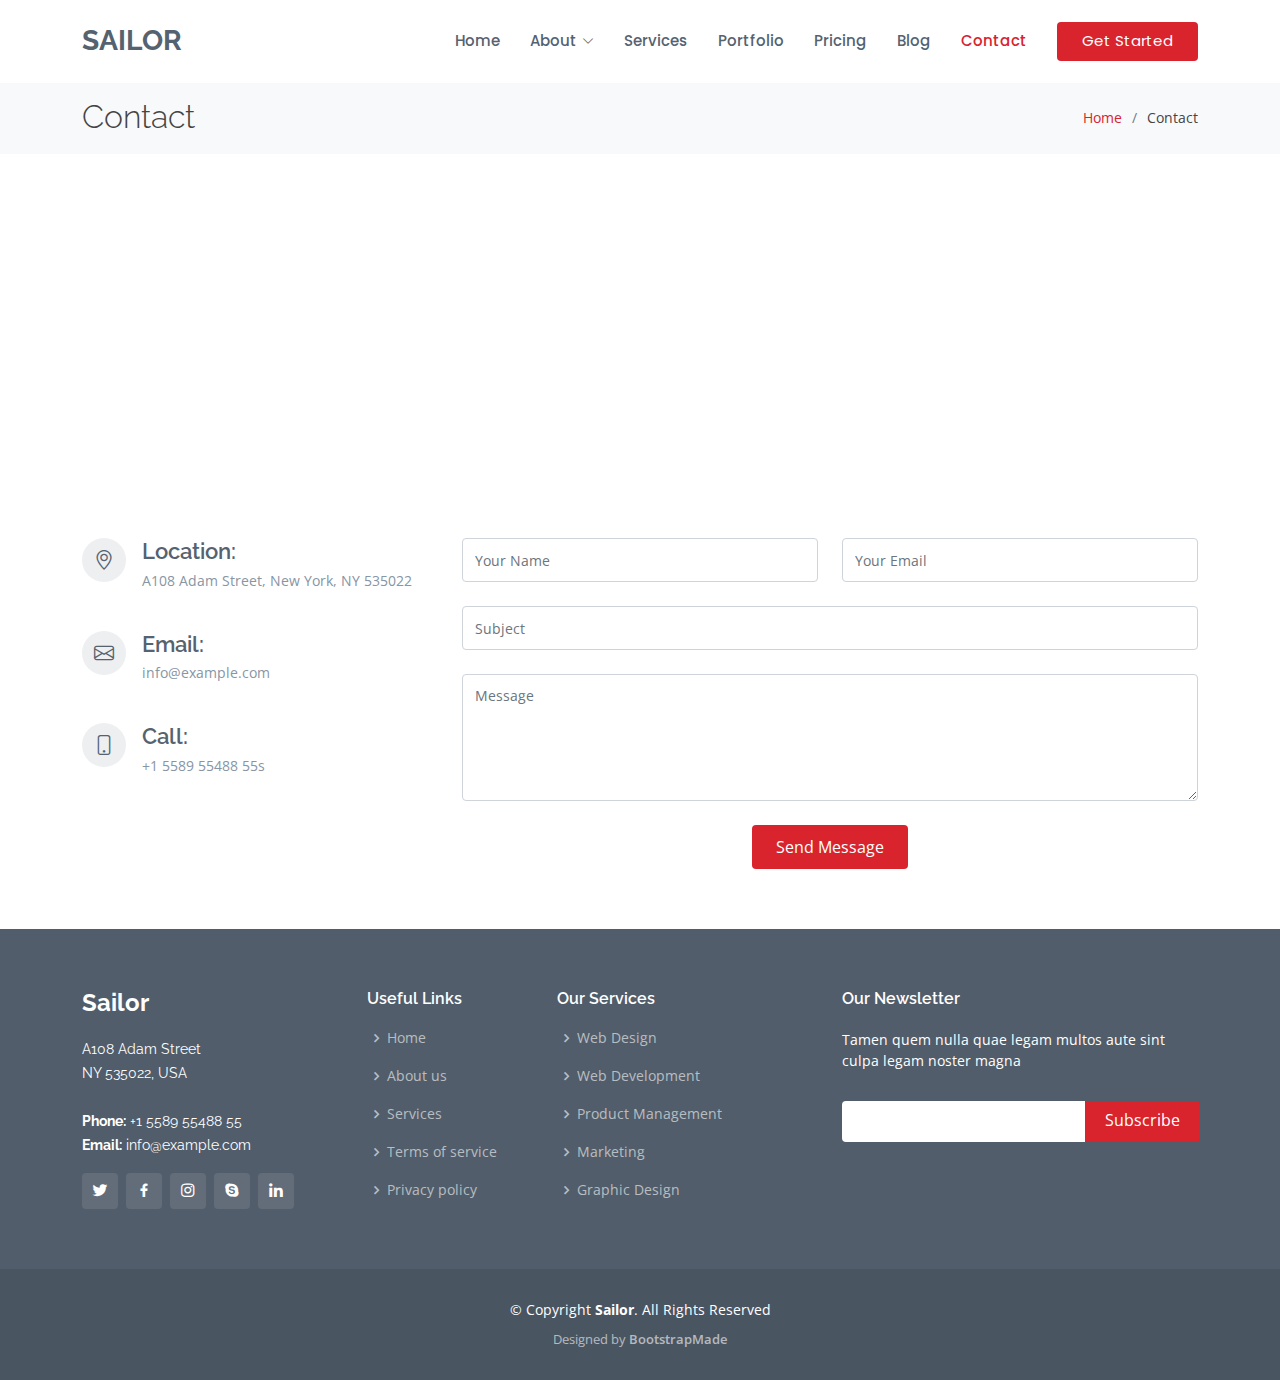
<file: Sailor/contact.html>
<!DOCTYPE html>
<html lang="en">

<head>
  <meta charset="utf-8">
  <meta content="width=device-width, initial-scale=1.0" name="viewport">

  <title>Contact - Sailor Bootstrap Template</title>
  <meta content="" name="description">
  <meta content="" name="keywords">

  <!-- Favicons -->
  <link href="assets/img/favicon.png" rel="icon">
  <link href="assets/img/apple-touch-icon.png" rel="apple-touch-icon">

  <!-- Google Fonts -->
  <link href="https://fonts.googleapis.com/css?family=Open+Sans:300,300i,400,400i,600,600i,700,700i|Raleway:300,300i,400,400i,500,500i,600,600i,700,700i|Poppins:300,300i,400,400i,500,500i,600,600i,700,700i" rel="stylesheet">

  <!-- Vendor CSS Files -->
  <link href="assets/vendor/animate.css/animate.min.css" rel="stylesheet">
  <link href="assets/vendor/bootstrap/css/bootstrap.min.css" rel="stylesheet">
  <link href="assets/vendor/bootstrap-icons/bootstrap-icons.css" rel="stylesheet">
  <link href="assets/vendor/boxicons/css/boxicons.min.css" rel="stylesheet">
  <link href="assets/vendor/glightbox/css/glightbox.min.css" rel="stylesheet">
  <link href="assets/vendor/remixicon/remixicon.css" rel="stylesheet">
  <link href="assets/vendor/swiper/swiper-bundle.min.css" rel="stylesheet">

  <!-- Template Main CSS File -->
  <link href="assets/css/style.css" rel="stylesheet">

  <!-- =======================================================
  * Template Name: Sailor - v4.7.0
  * Template URL: https://bootstrapmade.com/sailor-free-bootstrap-theme/
  * Author: BootstrapMade.com
  * License: https://bootstrapmade.com/license/
  ======================================================== -->
</head>

<body>

  <!-- ======= Header ======= -->
  <header id="header" class="fixed-top d-flex align-items-center">
    <div class="container d-flex align-items-center">

      <h1 class="logo me-auto"><a href="index.html">Sailor</a></h1>
      <!-- Uncomment below if you prefer to use an image logo -->
      <!-- <a href="index.html" class="logo me-auto"><img src="assets/img/logo.png" alt="" class="img-fluid"></a>-->

      <nav id="navbar" class="navbar">
        <ul>
          <li><a href="index.html">Home</a></li>

          <li class="dropdown"><a href="#"><span>About</span> <i class="bi bi-chevron-down"></i></a>
            <ul>
              <li><a href="about.html">About</a></li>
              <li><a href="team.html">Team</a></li>
              <li><a href="testimonials.html">Testimonials</a></li>

              <li class="dropdown"><a href="#"><span>Deep Drop Down</span> <i class="bi bi-chevron-right"></i></a>
                <ul>
                  <li><a href="#">Deep Drop Down 1</a></li>
                  <li><a href="#">Deep Drop Down 2</a></li>
                  <li><a href="#">Deep Drop Down 3</a></li>
                  <li><a href="#">Deep Drop Down 4</a></li>
                  <li><a href="#">Deep Drop Down 5</a></li>
                </ul>
              </li>
            </ul>
          </li>
          <li><a href="services.html">Services</a></li>
          <li><a href="portfolio.html">Portfolio</a></li>
          <li><a href="pricing.html">Pricing</a></li>
          <li><a href="blog.html">Blog</a></li>

          <li><a href="contact.html" class="active">Contact</a></li>
          <li><a href="index.html" class="getstarted">Get Started</a></li>
        </ul>
        <i class="bi bi-list mobile-nav-toggle"></i>
      </nav><!-- .navbar -->

    </div>
  </header><!-- End Header -->

  <main id="main">

    <!-- ======= Breadcrumbs ======= -->
    <section id="breadcrumbs" class="breadcrumbs">
      <div class="container">

        <div class="d-flex justify-content-between align-items-center">
          <h2>Contact</h2>
          <ol>
            <li><a href="index.html">Home</a></li>
            <li>Contact</li>
          </ol>
        </div>

      </div>
    </section><!-- End Breadcrumbs -->

    <!-- ======= Contact Section ======= -->
    <section id="contact" class="contact">
      <div class="container">

        <div>
          <iframe style="border:0; width: 100%; height: 270px;" src="https://www.google.com/maps/embed?pb=!1m14!1m8!1m3!1d12097.433213460943!2d-74.0062269!3d40.7101282!3m2!1i1024!2i768!4f13.1!3m3!1m2!1s0x0%3A0xb89d1fe6bc499443!2sDowntown+Conference+Center!5e0!3m2!1smk!2sbg!4v1539943755621" frameborder="0" allowfullscreen></iframe>
        </div>

        <div class="row mt-5">

          <div class="col-lg-4">
            <div class="info">
              <div class="address">
                <i class="bi bi-geo-alt"></i>
                <h4>Location:</h4>
                <p>A108 Adam Street, New York, NY 535022</p>
              </div>

              <div class="email">
                <i class="bi bi-envelope"></i>
                <h4>Email:</h4>
                <p>info@example.com</p>
              </div>

              <div class="phone">
                <i class="bi bi-phone"></i>
                <h4>Call:</h4>
                <p>+1 5589 55488 55s</p>
              </div>

            </div>

          </div>

          <div class="col-lg-8 mt-5 mt-lg-0">

            <form action="forms/contact.php" method="post" role="form" class="php-email-form">
              <div class="row">
                <div class="col-md-6 form-group">
                  <input type="text" name="name" class="form-control" id="name" placeholder="Your Name" required>
                </div>
                <div class="col-md-6 form-group mt-3 mt-md-0">
                  <input type="email" class="form-control" name="email" id="email" placeholder="Your Email" required>
                </div>
              </div>
              <div class="form-group mt-3">
                <input type="text" class="form-control" name="subject" id="subject" placeholder="Subject" required>
              </div>
              <div class="form-group mt-3">
                <textarea class="form-control" name="message" rows="5" placeholder="Message" required></textarea>
              </div>
              <div class="my-3">
                <div class="loading">Loading</div>
                <div class="error-message"></div>
                <div class="sent-message">Your message has been sent. Thank you!</div>
              </div>
              <div class="text-center"><button type="submit">Send Message</button></div>
            </form>

          </div>

        </div>

      </div>
    </section><!-- End Contact Section -->

  </main><!-- End #main -->

  <!-- ======= Footer ======= -->
  <footer id="footer">
    <div class="footer-top">
      <div class="container">
        <div class="row">

          <div class="col-lg-3 col-md-6">
            <div class="footer-info">
              <h3>Sailor</h3>
              <p>
                A108 Adam Street <br>
                NY 535022, USA<br><br>
                <strong>Phone:</strong> +1 5589 55488 55<br>
                <strong>Email:</strong> info@example.com<br>
              </p>
              <div class="social-links mt-3">
                <a href="#" class="twitter"><i class="bx bxl-twitter"></i></a>
                <a href="#" class="facebook"><i class="bx bxl-facebook"></i></a>
                <a href="#" class="instagram"><i class="bx bxl-instagram"></i></a>
                <a href="#" class="google-plus"><i class="bx bxl-skype"></i></a>
                <a href="#" class="linkedin"><i class="bx bxl-linkedin"></i></a>
              </div>
            </div>
          </div>

          <div class="col-lg-2 col-md-6 footer-links">
            <h4>Useful Links</h4>
            <ul>
              <li><i class="bx bx-chevron-right"></i> <a href="#">Home</a></li>
              <li><i class="bx bx-chevron-right"></i> <a href="#">About us</a></li>
              <li><i class="bx bx-chevron-right"></i> <a href="#">Services</a></li>
              <li><i class="bx bx-chevron-right"></i> <a href="#">Terms of service</a></li>
              <li><i class="bx bx-chevron-right"></i> <a href="#">Privacy policy</a></li>
            </ul>
          </div>

          <div class="col-lg-3 col-md-6 footer-links">
            <h4>Our Services</h4>
            <ul>
              <li><i class="bx bx-chevron-right"></i> <a href="#">Web Design</a></li>
              <li><i class="bx bx-chevron-right"></i> <a href="#">Web Development</a></li>
              <li><i class="bx bx-chevron-right"></i> <a href="#">Product Management</a></li>
              <li><i class="bx bx-chevron-right"></i> <a href="#">Marketing</a></li>
              <li><i class="bx bx-chevron-right"></i> <a href="#">Graphic Design</a></li>
            </ul>
          </div>

          <div class="col-lg-4 col-md-6 footer-newsletter">
            <h4>Our Newsletter</h4>
            <p>Tamen quem nulla quae legam multos aute sint culpa legam noster magna</p>
            <form action="" method="post">
              <input type="email" name="email"><input type="submit" value="Subscribe">
            </form>

          </div>

        </div>
      </div>
    </div>

    <div class="container">
      <div class="copyright">
        &copy; Copyright <strong><span>Sailor</span></strong>. All Rights Reserved
      </div>
      <div class="credits">
        <!-- All the links in the footer should remain intact. -->
        <!-- You can delete the links only if you purchased the pro version. -->
        <!-- Licensing information: https://bootstrapmade.com/license/ -->
        <!-- Purchase the pro version with working PHP/AJAX contact form: https://bootstrapmade.com/sailor-free-bootstrap-theme/ -->
        Designed by <a href="https://bootstrapmade.com/">BootstrapMade</a>
      </div>
    </div>
  </footer><!-- End Footer -->

  <a href="#" class="back-to-top d-flex align-items-center justify-content-center"><i class="bi bi-arrow-up-short"></i></a>

  <!-- Vendor JS Files -->
  <script src="assets/vendor/bootstrap/js/bootstrap.bundle.min.js"></script>
  <script src="assets/vendor/glightbox/js/glightbox.min.js"></script>
  <script src="assets/vendor/isotope-layout/isotope.pkgd.min.js"></script>
  <script src="assets/vendor/swiper/swiper-bundle.min.js"></script>
  <script src="assets/vendor/waypoints/noframework.waypoints.js"></script>
  <script src="assets/vendor/php-email-form/validate.js"></script>

  <!-- Template Main JS File -->
  <script src="assets/js/main.js"></script>

</body>

</html>
</file>
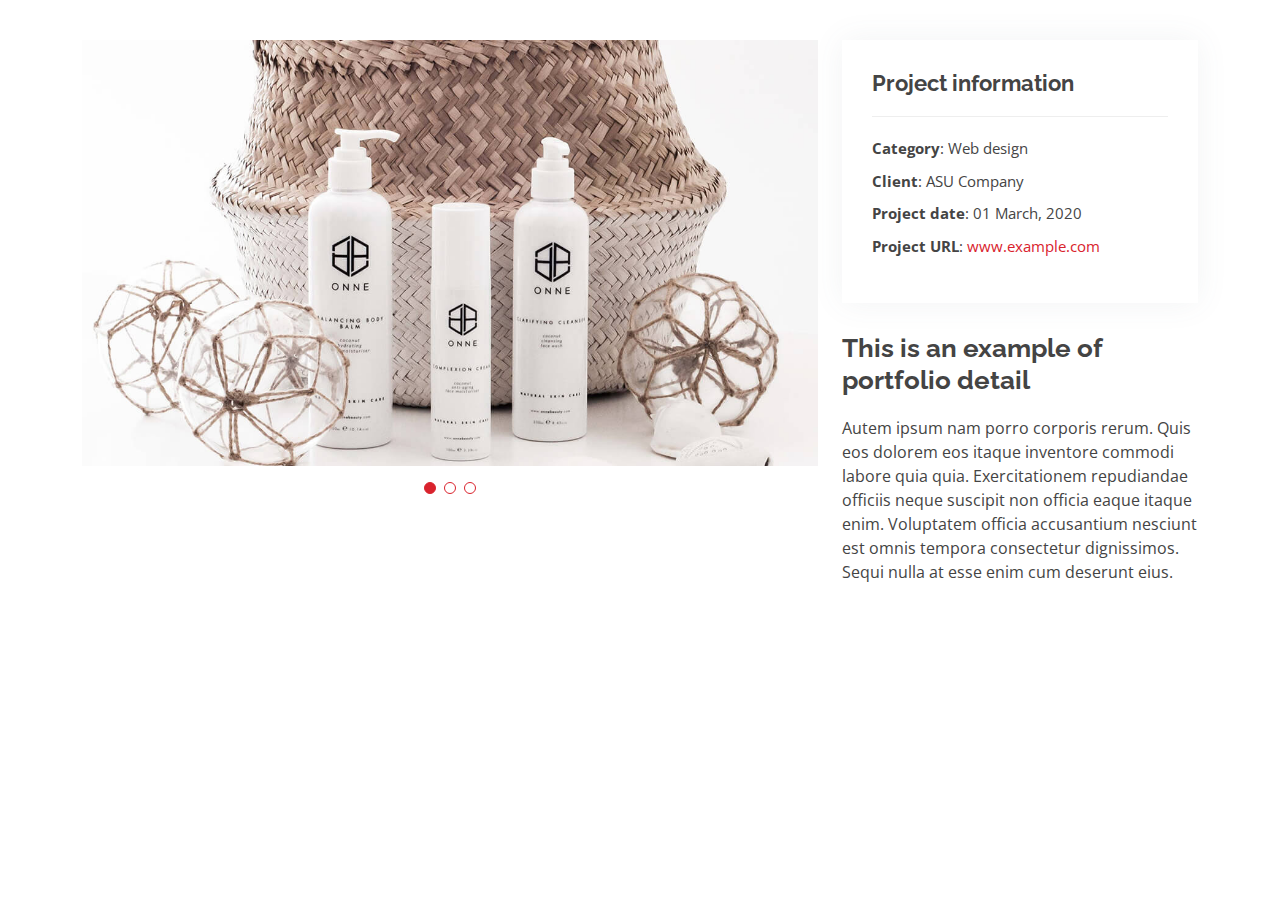
<file: Sailor/portfolio-details.html>
<!DOCTYPE html>
<html lang="en">

<head>
  <meta charset="utf-8">
  <meta content="width=device-width, initial-scale=1.0" name="viewport">

  <title>Portfolio Details - Sailor Bootstrap Template</title>
  <meta content="" name="description">
  <meta content="" name="keywords">

  <!-- Favicons -->
  <link href="assets/img/favicon.png" rel="icon">
  <link href="assets/img/apple-touch-icon.png" rel="apple-touch-icon">

  <!-- Google Fonts -->
  <link href="https://fonts.googleapis.com/css?family=Open+Sans:300,300i,400,400i,600,600i,700,700i|Raleway:300,300i,400,400i,500,500i,600,600i,700,700i|Poppins:300,300i,400,400i,500,500i,600,600i,700,700i" rel="stylesheet">

  <!-- Vendor CSS Files -->
  <link href="assets/vendor/animate.css/animate.min.css" rel="stylesheet">
  <link href="assets/vendor/bootstrap/css/bootstrap.min.css" rel="stylesheet">
  <link href="assets/vendor/bootstrap-icons/bootstrap-icons.css" rel="stylesheet">
  <link href="assets/vendor/boxicons/css/boxicons.min.css" rel="stylesheet">
  <link href="assets/vendor/glightbox/css/glightbox.min.css" rel="stylesheet">
  <link href="assets/vendor/remixicon/remixicon.css" rel="stylesheet">
  <link href="assets/vendor/swiper/swiper-bundle.min.css" rel="stylesheet">

  <!-- Template Main CSS File -->
  <link href="assets/css/style.css" rel="stylesheet">

  <!-- =======================================================
  * Template Name: Sailor - v4.7.0
  * Template URL: https://bootstrapmade.com/sailor-free-bootstrap-theme/
  * Author: BootstrapMade.com
  * License: https://bootstrapmade.com/license/
  ======================================================== -->
</head>

<body>

  <main id="main">

    <!-- ======= Portfolio Details Section ======= -->
    <section id="portfolio-details" class="portfolio-details">
      <div class="container">

        <div class="row gy-4">

          <div class="col-lg-8">
            <div class="portfolio-details-slider swiper">
              <div class="swiper-wrapper align-items-center">

                <div class="swiper-slide">
                  <img src="assets/img/portfolio/portfolio-details-1.jpg" alt="">
                </div>

                <div class="swiper-slide">
                  <img src="assets/img/portfolio/portfolio-details-2.jpg" alt="">
                </div>

                <div class="swiper-slide">
                  <img src="assets/img/portfolio/portfolio-details-3.jpg" alt="">
                </div>

              </div>
              <div class="swiper-pagination"></div>
            </div>
          </div>

          <div class="col-lg-4">
            <div class="portfolio-info">
              <h3>Project information</h3>
              <ul>
                <li><strong>Category</strong>: Web design</li>
                <li><strong>Client</strong>: ASU Company</li>
                <li><strong>Project date</strong>: 01 March, 2020</li>
                <li><strong>Project URL</strong>: <a href="#">www.example.com</a></li>
              </ul>
            </div>
            <div class="portfolio-description">
              <h2>This is an example of portfolio detail</h2>
              <p>
                Autem ipsum nam porro corporis rerum. Quis eos dolorem eos itaque inventore commodi labore quia quia. Exercitationem repudiandae officiis neque suscipit non officia eaque itaque enim. Voluptatem officia accusantium nesciunt est omnis tempora consectetur dignissimos. Sequi nulla at esse enim cum deserunt eius.
              </p>
            </div>
          </div>

        </div>

      </div>
    </section><!-- End Portfolio Details Section -->

  </main><!-- End #main -->

  <a href="#" class="back-to-top d-flex align-items-center justify-content-center"><i class="bi bi-arrow-up-short"></i></a>

  <!-- Vendor JS Files -->
  <script src="assets/vendor/bootstrap/js/bootstrap.bundle.min.js"></script>
  <script src="assets/vendor/glightbox/js/glightbox.min.js"></script>
  <script src="assets/vendor/isotope-layout/isotope.pkgd.min.js"></script>
  <script src="assets/vendor/swiper/swiper-bundle.min.js"></script>
  <script src="assets/vendor/waypoints/noframework.waypoints.js"></script>
  <script src="assets/vendor/php-email-form/validate.js"></script>

  <!-- Template Main JS File -->
  <script src="assets/js/main.js"></script>

</body>

</html>
</file>
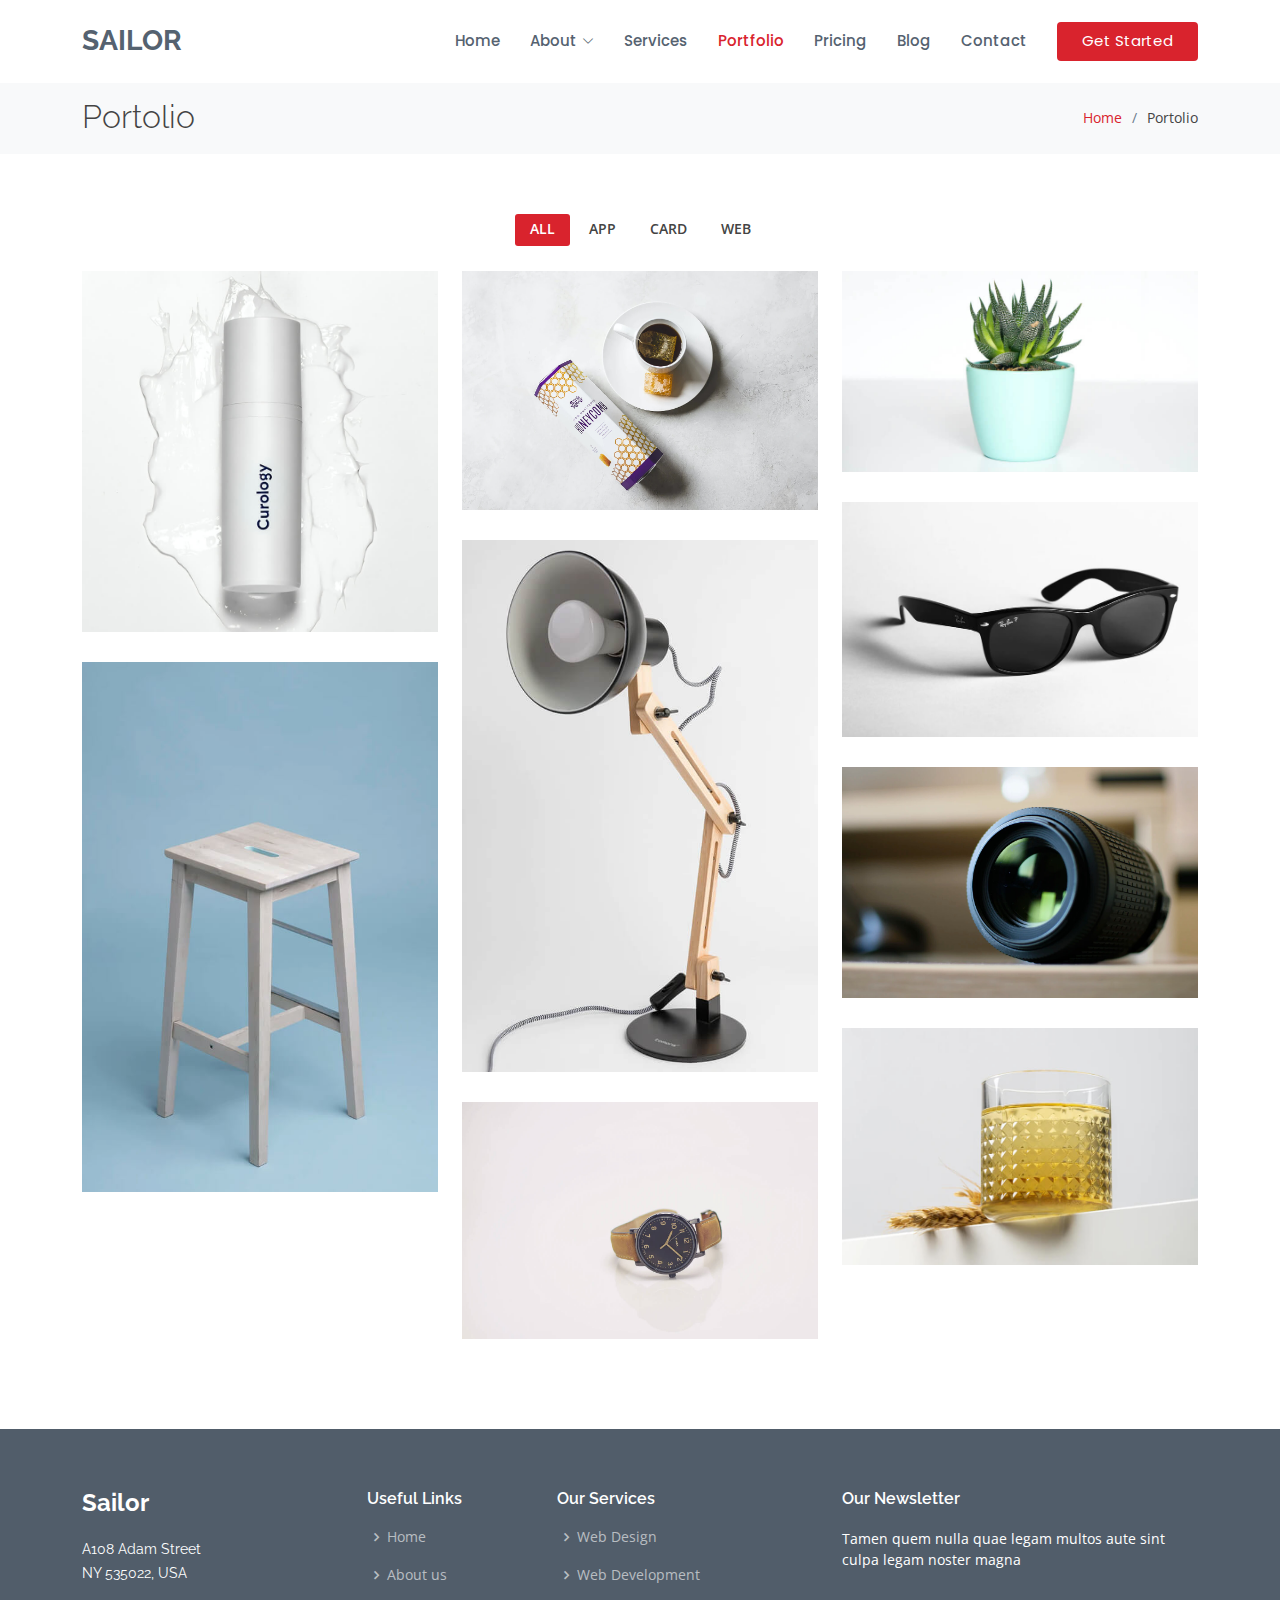
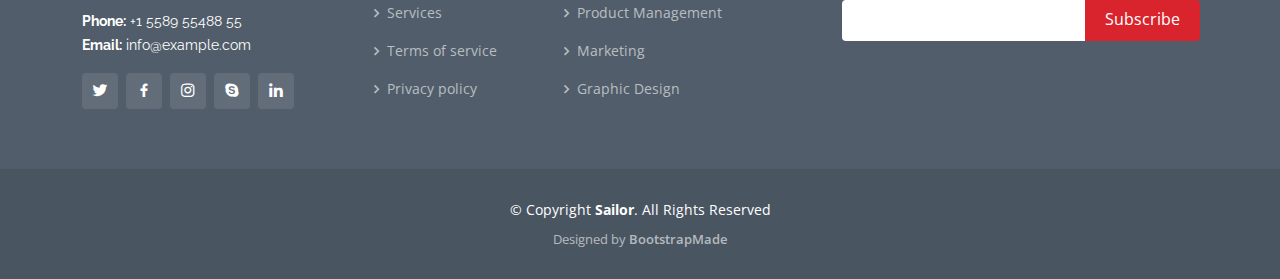
<file: Sailor/portfolio.html>
<!DOCTYPE html>
<html lang="en">

<head>
  <meta charset="utf-8">
  <meta content="width=device-width, initial-scale=1.0" name="viewport">

  <title>Portfolio - Sailor Bootstrap Template</title>
  <meta content="" name="description">
  <meta content="" name="keywords">

  <!-- Favicons -->
  <link href="assets/img/favicon.png" rel="icon">
  <link href="assets/img/apple-touch-icon.png" rel="apple-touch-icon">

  <!-- Google Fonts -->
  <link href="https://fonts.googleapis.com/css?family=Open+Sans:300,300i,400,400i,600,600i,700,700i|Raleway:300,300i,400,400i,500,500i,600,600i,700,700i|Poppins:300,300i,400,400i,500,500i,600,600i,700,700i" rel="stylesheet">

  <!-- Vendor CSS Files -->
  <link href="assets/vendor/animate.css/animate.min.css" rel="stylesheet">
  <link href="assets/vendor/bootstrap/css/bootstrap.min.css" rel="stylesheet">
  <link href="assets/vendor/bootstrap-icons/bootstrap-icons.css" rel="stylesheet">
  <link href="assets/vendor/boxicons/css/boxicons.min.css" rel="stylesheet">
  <link href="assets/vendor/glightbox/css/glightbox.min.css" rel="stylesheet">
  <link href="assets/vendor/remixicon/remixicon.css" rel="stylesheet">
  <link href="assets/vendor/swiper/swiper-bundle.min.css" rel="stylesheet">

  <!-- Template Main CSS File -->
  <link href="assets/css/style.css" rel="stylesheet">

  <!-- =======================================================
  * Template Name: Sailor - v4.7.0
  * Template URL: https://bootstrapmade.com/sailor-free-bootstrap-theme/
  * Author: BootstrapMade.com
  * License: https://bootstrapmade.com/license/
  ======================================================== -->
</head>

<body>

  <!-- ======= Header ======= -->
  <header id="header" class="fixed-top d-flex align-items-center">
    <div class="container d-flex align-items-center">

      <h1 class="logo me-auto"><a href="index.html">Sailor</a></h1>
      <!-- Uncomment below if you prefer to use an image logo -->
      <!-- <a href="index.html" class="logo me-auto"><img src="assets/img/logo.png" alt="" class="img-fluid"></a>-->

      <nav id="navbar" class="navbar">
        <ul>
          <li><a href="index.html">Home</a></li>

          <li class="dropdown"><a href="#"><span>About</span> <i class="bi bi-chevron-down"></i></a>
            <ul>
              <li><a href="about.html">About</a></li>
              <li><a href="team.html">Team</a></li>
              <li><a href="testimonials.html">Testimonials</a></li>

              <li class="dropdown"><a href="#"><span>Deep Drop Down</span> <i class="bi bi-chevron-right"></i></a>
                <ul>
                  <li><a href="#">Deep Drop Down 1</a></li>
                  <li><a href="#">Deep Drop Down 2</a></li>
                  <li><a href="#">Deep Drop Down 3</a></li>
                  <li><a href="#">Deep Drop Down 4</a></li>
                  <li><a href="#">Deep Drop Down 5</a></li>
                </ul>
              </li>
            </ul>
          </li>
          <li><a href="services.html">Services</a></li>
          <li><a href="portfolio.html" class="active">Portfolio</a></li>
          <li><a href="pricing.html">Pricing</a></li>
          <li><a href="blog.html">Blog</a></li>

          <li><a href="contact.html">Contact</a></li>
          <li><a href="index.html" class="getstarted">Get Started</a></li>
        </ul>
        <i class="bi bi-list mobile-nav-toggle"></i>
      </nav><!-- .navbar -->

    </div>
  </header><!-- End Header -->

  <main id="main">

    <!-- ======= Breadcrumbs ======= -->
    <section id="breadcrumbs" class="breadcrumbs">
      <div class="container">

        <div class="d-flex justify-content-between align-items-center">
          <h2>Portolio</h2>
          <ol>
            <li><a href="index.html">Home</a></li>
            <li>Portolio</li>
          </ol>
        </div>

      </div>
    </section><!-- End Breadcrumbs -->

    <!-- ======= Portfolio Section ======= -->
    <section id="portfolio" class="portfolio">
      <div class="container">

        <div class="row">
          <div class="col-lg-12 d-flex justify-content-center">
            <ul id="portfolio-flters">
              <li data-filter="*" class="filter-active">All</li>
              <li data-filter=".filter-app">App</li>
              <li data-filter=".filter-card">Card</li>
              <li data-filter=".filter-web">Web</li>
            </ul>
          </div>
        </div>

        <div class="row portfolio-container">

          <div class="col-lg-4 col-md-6 portfolio-item filter-app">
            <div class="portfolio-wrap">
              <img src="assets/img/portfolio/portfolio-1.jpg" class="img-fluid" alt="">
              <div class="portfolio-info">
                <h4>App 1</h4>
                <p>App</p>
                <div class="portfolio-links">
                  <a href="assets/img/portfolio/portfolio-1.jpg" data-gallery="portfolioGallery" class="portfolio-lightbox" title="App 1"><i class="bx bx-plus"></i></a>
                  <a href="portfolio-details.html" class="portfolio-details-lightbox" data-glightbox="type: external" title="Portfolio Details"><i class="bx bx-link"></i></a>
                </div>
              </div>
            </div>
          </div>

          <div class="col-lg-4 col-md-6 portfolio-item filter-web">
            <div class="portfolio-wrap">
              <img src="assets/img/portfolio/portfolio-2.jpg" class="img-fluid" alt="">
              <div class="portfolio-info">
                <h4>Web 3</h4>
                <p>Web</p>
                <div class="portfolio-links">
                  <a href="assets/img/portfolio/portfolio-2.jpg" data-gallery="portfolioGallery" class="portfolio-lightbox" title="Web 3"><i class="bx bx-plus"></i></a>
                  <a href="portfolio-details.html" class="portfolio-details-lightbox" data-glightbox="type: external" title="Portfolio Details"><i class="bx bx-link"></i></a>
                </div>
              </div>
            </div>
          </div>

          <div class="col-lg-4 col-md-6 portfolio-item filter-app">
            <div class="portfolio-wrap">
              <img src="assets/img/portfolio/portfolio-3.jpg" class="img-fluid" alt="">
              <div class="portfolio-info">
                <h4>App 2</h4>
                <p>App</p>
                <div class="portfolio-links">
                  <a href="assets/img/portfolio/portfolio-3.jpg" data-gallery="portfolioGallery" class="portfolio-lightbox" title="App 2"><i class="bx bx-plus"></i></a>
                  <a href="portfolio-details.html" class="portfolio-details-lightbox" data-glightbox="type: external" title="Portfolio Details"><i class="bx bx-link"></i></a>
                </div>
              </div>
            </div>
          </div>

          <div class="col-lg-4 col-md-6 portfolio-item filter-card">
            <div class="portfolio-wrap">
              <img src="assets/img/portfolio/portfolio-4.jpg" class="img-fluid" alt="">
              <div class="portfolio-info">
                <h4>Card 2</h4>
                <p>Card</p>
                <div class="portfolio-links">
                  <a href="assets/img/portfolio/portfolio-4.jpg" data-gallery="portfolioGallery" class="portfolio-lightbox" title="Card 2"><i class="bx bx-plus"></i></a>
                  <a href="portfolio-details.html" class="portfolio-details-lightbox" data-glightbox="type: external" title="Portfolio Details"><i class="bx bx-link"></i></a>
                </div>
              </div>
            </div>
          </div>

          <div class="col-lg-4 col-md-6 portfolio-item filter-web">
            <div class="portfolio-wrap">
              <img src="assets/img/portfolio/portfolio-5.jpg" class="img-fluid" alt="">
              <div class="portfolio-info">
                <h4>Web 2</h4>
                <p>Web</p>
                <div class="portfolio-links">
                  <a href="assets/img/portfolio/portfolio-5.jpg" data-gallery="portfolioGallery" class="portfolio-lightbox" title="Web 2"><i class="bx bx-plus"></i></a>
                  <a href="portfolio-details.html" class="portfolio-details-lightbox" data-glightbox="type: external" title="Portfolio Details"><i class="bx bx-link"></i></a>
                </div>
              </div>
            </div>
          </div>

          <div class="col-lg-4 col-md-6 portfolio-item filter-app">
            <div class="portfolio-wrap">
              <img src="assets/img/portfolio/portfolio-6.jpg" class="img-fluid" alt="">
              <div class="portfolio-info">
                <h4>App 3</h4>
                <p>App</p>
                <div class="portfolio-links">
                  <a href="assets/img/portfolio/portfolio-6.jpg" data-gallery="portfolioGallery" class="portfolio-lightbox" title="App 3"><i class="bx bx-plus"></i></a>
                  <a href="portfolio-details.html" class="portfolio-details-lightbox" data-glightbox="type: external" title="Portfolio Details"><i class="bx bx-link"></i></a>
                </div>
              </div>
            </div>
          </div>

          <div class="col-lg-4 col-md-6 portfolio-item filter-card">
            <div class="portfolio-wrap">
              <img src="assets/img/portfolio/portfolio-7.jpg" class="img-fluid" alt="">
              <div class="portfolio-info">
                <h4>Card 1</h4>
                <p>Card</p>
                <div class="portfolio-links">
                  <a href="assets/img/portfolio/portfolio-7.jpg" data-gallery="portfolioGallery" class="portfolio-lightbox" title="Card 1"><i class="bx bx-plus"></i></a>
                  <a href="portfolio-details.html" class="portfolio-details-lightbox" data-glightbox="type: external" title="Portfolio Details"><i class="bx bx-link"></i></a>
                </div>
              </div>
            </div>
          </div>

          <div class="col-lg-4 col-md-6 portfolio-item filter-card">
            <div class="portfolio-wrap">
              <img src="assets/img/portfolio/portfolio-8.jpg" class="img-fluid" alt="">
              <div class="portfolio-info">
                <h4>Card 3</h4>
                <p>Card</p>
                <div class="portfolio-links">
                  <a href="assets/img/portfolio/portfolio-8.jpg" data-gallery="portfolioGallery" class="portfolio-lightbox" title="Card 3"><i class="bx bx-plus"></i></a>
                  <a href="portfolio-details.html" class="portfolio-details-lightbox" data-glightbox="type: external" title="Portfolio Details"><i class="bx bx-link"></i></a>
                </div>
              </div>
            </div>
          </div>

          <div class="col-lg-4 col-md-6 portfolio-item filter-web">
            <div class="portfolio-wrap">
              <img src="assets/img/portfolio/portfolio-9.jpg" class="img-fluid" alt="">
              <div class="portfolio-info">
                <h4>Web 3</h4>
                <p>Web</p>
                <div class="portfolio-links">
                  <a href="assets/img/portfolio/portfolio-9.jpg" data-gallery="portfolioGallery" class="portfolio-lightbox" title="Web 3"><i class="bx bx-plus"></i></a>
                  <a href="portfolio-details.html" class="portfolio-details-lightbox" data-glightbox="type: external" title="Portfolio Details"><i class="bx bx-link"></i></a>
                </div>
              </div>
            </div>
          </div>

        </div>

      </div>
    </section><!-- End Portfolio Section -->

  </main><!-- End #main -->

  <!-- ======= Footer ======= -->
  <footer id="footer">
    <div class="footer-top">
      <div class="container">
        <div class="row">

          <div class="col-lg-3 col-md-6">
            <div class="footer-info">
              <h3>Sailor</h3>
              <p>
                A108 Adam Street <br>
                NY 535022, USA<br><br>
                <strong>Phone:</strong> +1 5589 55488 55<br>
                <strong>Email:</strong> info@example.com<br>
              </p>
              <div class="social-links mt-3">
                <a href="#" class="twitter"><i class="bx bxl-twitter"></i></a>
                <a href="#" class="facebook"><i class="bx bxl-facebook"></i></a>
                <a href="#" class="instagram"><i class="bx bxl-instagram"></i></a>
                <a href="#" class="google-plus"><i class="bx bxl-skype"></i></a>
                <a href="#" class="linkedin"><i class="bx bxl-linkedin"></i></a>
              </div>
            </div>
          </div>

          <div class="col-lg-2 col-md-6 footer-links">
            <h4>Useful Links</h4>
            <ul>
              <li><i class="bx bx-chevron-right"></i> <a href="#">Home</a></li>
              <li><i class="bx bx-chevron-right"></i> <a href="#">About us</a></li>
              <li><i class="bx bx-chevron-right"></i> <a href="#">Services</a></li>
              <li><i class="bx bx-chevron-right"></i> <a href="#">Terms of service</a></li>
              <li><i class="bx bx-chevron-right"></i> <a href="#">Privacy policy</a></li>
            </ul>
          </div>

          <div class="col-lg-3 col-md-6 footer-links">
            <h4>Our Services</h4>
            <ul>
              <li><i class="bx bx-chevron-right"></i> <a href="#">Web Design</a></li>
              <li><i class="bx bx-chevron-right"></i> <a href="#">Web Development</a></li>
              <li><i class="bx bx-chevron-right"></i> <a href="#">Product Management</a></li>
              <li><i class="bx bx-chevron-right"></i> <a href="#">Marketing</a></li>
              <li><i class="bx bx-chevron-right"></i> <a href="#">Graphic Design</a></li>
            </ul>
          </div>

          <div class="col-lg-4 col-md-6 footer-newsletter">
            <h4>Our Newsletter</h4>
            <p>Tamen quem nulla quae legam multos aute sint culpa legam noster magna</p>
            <form action="" method="post">
              <input type="email" name="email"><input type="submit" value="Subscribe">
            </form>

          </div>

        </div>
      </div>
    </div>

    <div class="container">
      <div class="copyright">
        &copy; Copyright <strong><span>Sailor</span></strong>. All Rights Reserved
      </div>
      <div class="credits">
        <!-- All the links in the footer should remain intact. -->
        <!-- You can delete the links only if you purchased the pro version. -->
        <!-- Licensing information: https://bootstrapmade.com/license/ -->
        <!-- Purchase the pro version with working PHP/AJAX contact form: https://bootstrapmade.com/sailor-free-bootstrap-theme/ -->
        Designed by <a href="https://bootstrapmade.com/">BootstrapMade</a>
      </div>
    </div>
  </footer><!-- End Footer -->

  <a href="#" class="back-to-top d-flex align-items-center justify-content-center"><i class="bi bi-arrow-up-short"></i></a>

  <!-- Vendor JS Files -->
  <script src="assets/vendor/bootstrap/js/bootstrap.bundle.min.js"></script>
  <script src="assets/vendor/glightbox/js/glightbox.min.js"></script>
  <script src="assets/vendor/isotope-layout/isotope.pkgd.min.js"></script>
  <script src="assets/vendor/swiper/swiper-bundle.min.js"></script>
  <script src="assets/vendor/waypoints/noframework.waypoints.js"></script>
  <script src="assets/vendor/php-email-form/validate.js"></script>

  <!-- Template Main JS File -->
  <script src="assets/js/main.js"></script>

</body>

</html>
</file>
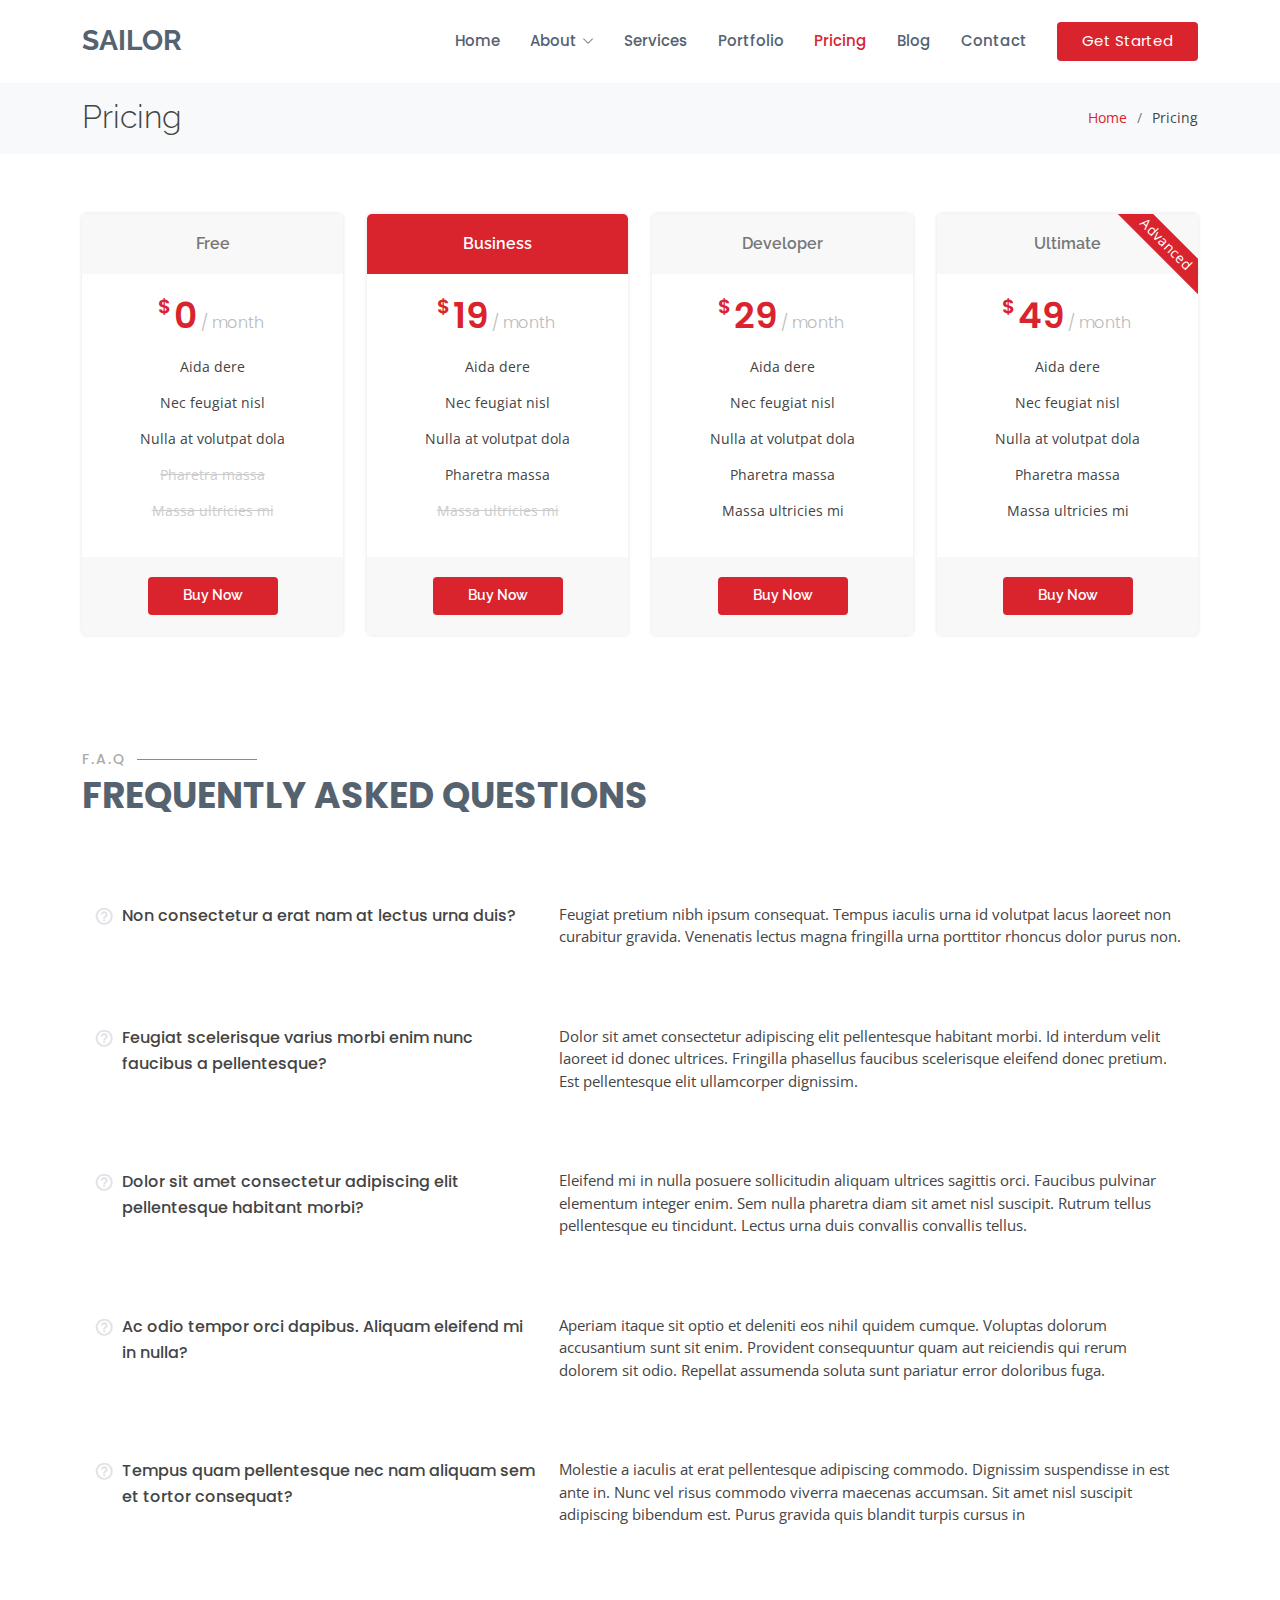
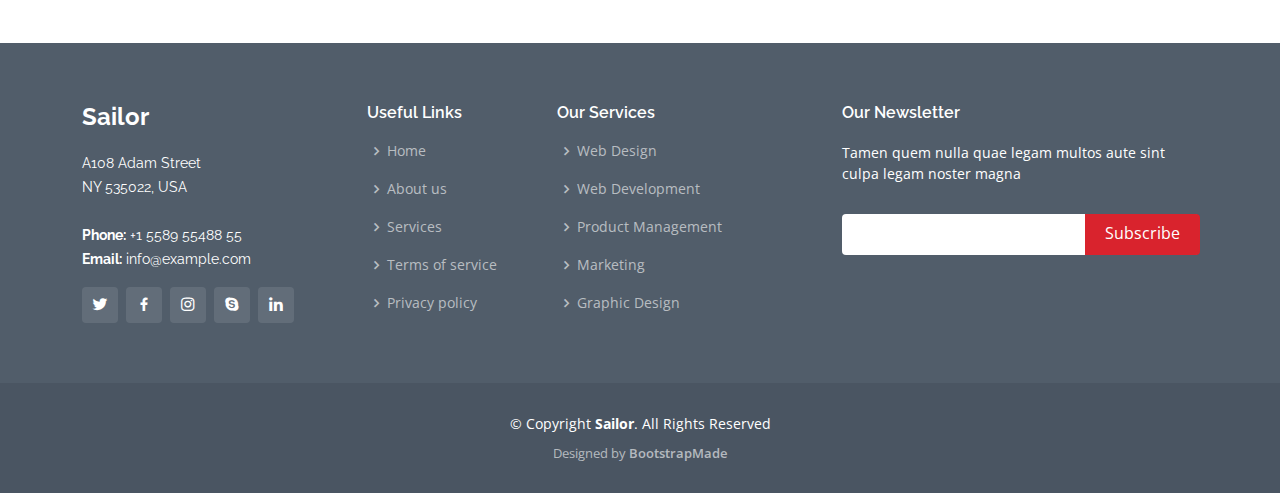
<file: Sailor/pricing.html>
<!DOCTYPE html>
<html lang="en">

<head>
  <meta charset="utf-8">
  <meta content="width=device-width, initial-scale=1.0" name="viewport">

  <title>Pricing - Sailor Bootstrap Template</title>
  <meta content="" name="description">
  <meta content="" name="keywords">

  <!-- Favicons -->
  <link href="assets/img/favicon.png" rel="icon">
  <link href="assets/img/apple-touch-icon.png" rel="apple-touch-icon">

  <!-- Google Fonts -->
  <link href="https://fonts.googleapis.com/css?family=Open+Sans:300,300i,400,400i,600,600i,700,700i|Raleway:300,300i,400,400i,500,500i,600,600i,700,700i|Poppins:300,300i,400,400i,500,500i,600,600i,700,700i" rel="stylesheet">

  <!-- Vendor CSS Files -->
  <link href="assets/vendor/animate.css/animate.min.css" rel="stylesheet">
  <link href="assets/vendor/bootstrap/css/bootstrap.min.css" rel="stylesheet">
  <link href="assets/vendor/bootstrap-icons/bootstrap-icons.css" rel="stylesheet">
  <link href="assets/vendor/boxicons/css/boxicons.min.css" rel="stylesheet">
  <link href="assets/vendor/glightbox/css/glightbox.min.css" rel="stylesheet">
  <link href="assets/vendor/remixicon/remixicon.css" rel="stylesheet">
  <link href="assets/vendor/swiper/swiper-bundle.min.css" rel="stylesheet">

  <!-- Template Main CSS File -->
  <link href="assets/css/style.css" rel="stylesheet">

  <!-- =======================================================
  * Template Name: Sailor - v4.7.0
  * Template URL: https://bootstrapmade.com/sailor-free-bootstrap-theme/
  * Author: BootstrapMade.com
  * License: https://bootstrapmade.com/license/
  ======================================================== -->
</head>

<body>

  <!-- ======= Header ======= -->
  <header id="header" class="fixed-top d-flex align-items-center">
    <div class="container d-flex align-items-center">

      <h1 class="logo me-auto"><a href="index.html">Sailor</a></h1>
      <!-- Uncomment below if you prefer to use an image logo -->
      <!-- <a href="index.html" class="logo me-auto"><img src="assets/img/logo.png" alt="" class="img-fluid"></a>-->

      <nav id="navbar" class="navbar">
        <ul>
          <li><a href="index.html">Home</a></li>

          <li class="dropdown"><a href="#"><span>About</span> <i class="bi bi-chevron-down"></i></a>
            <ul>
              <li><a href="about.html">About</a></li>
              <li><a href="team.html">Team</a></li>
              <li><a href="testimonials.html">Testimonials</a></li>

              <li class="dropdown"><a href="#"><span>Deep Drop Down</span> <i class="bi bi-chevron-right"></i></a>
                <ul>
                  <li><a href="#">Deep Drop Down 1</a></li>
                  <li><a href="#">Deep Drop Down 2</a></li>
                  <li><a href="#">Deep Drop Down 3</a></li>
                  <li><a href="#">Deep Drop Down 4</a></li>
                  <li><a href="#">Deep Drop Down 5</a></li>
                </ul>
              </li>
            </ul>
          </li>
          <li><a href="services.html">Services</a></li>
          <li><a href="portfolio.html">Portfolio</a></li>
          <li><a href="pricing.html" class="active">Pricing</a></li>
          <li><a href="blog.html">Blog</a></li>

          <li><a href="contact.html">Contact</a></li>
          <li><a href="index.html" class="getstarted">Get Started</a></li>
        </ul>
        <i class="bi bi-list mobile-nav-toggle"></i>
      </nav><!-- .navbar -->

    </div>
  </header><!-- End Header -->

  <main id="main">

    <!-- ======= Breadcrumbs ======= -->
    <section id="breadcrumbs" class="breadcrumbs">
      <div class="container">

        <div class="d-flex justify-content-between align-items-center">
          <h2>Pricing</h2>
          <ol>
            <li><a href="index.html">Home</a></li>
            <li>Pricing</li>
          </ol>
        </div>

      </div>
    </section><!-- End Breadcrumbs -->

    <!-- ======= Pricing Section ======= -->
    <section id="pricing" class="pricing">
      <div class="container">

        <div class="row">

          <div class="col-lg-3 col-md-6">
            <div class="box">
              <h3>Free</h3>
              <h4><sup>$</sup>0<span> / month</span></h4>
              <ul>
                <li>Aida dere</li>
                <li>Nec feugiat nisl</li>
                <li>Nulla at volutpat dola</li>
                <li class="na">Pharetra massa</li>
                <li class="na">Massa ultricies mi</li>
              </ul>
              <div class="btn-wrap">
                <a href="#" class="btn-buy">Buy Now</a>
              </div>
            </div>
          </div>

          <div class="col-lg-3 col-md-6 mt-4 mt-md-0">
            <div class="box featured">
              <h3>Business</h3>
              <h4><sup>$</sup>19<span> / month</span></h4>
              <ul>
                <li>Aida dere</li>
                <li>Nec feugiat nisl</li>
                <li>Nulla at volutpat dola</li>
                <li>Pharetra massa</li>
                <li class="na">Massa ultricies mi</li>
              </ul>
              <div class="btn-wrap">
                <a href="#" class="btn-buy">Buy Now</a>
              </div>
            </div>
          </div>

          <div class="col-lg-3 col-md-6 mt-4 mt-lg-0">
            <div class="box">
              <h3>Developer</h3>
              <h4><sup>$</sup>29<span> / month</span></h4>
              <ul>
                <li>Aida dere</li>
                <li>Nec feugiat nisl</li>
                <li>Nulla at volutpat dola</li>
                <li>Pharetra massa</li>
                <li>Massa ultricies mi</li>
              </ul>
              <div class="btn-wrap">
                <a href="#" class="btn-buy">Buy Now</a>
              </div>
            </div>
          </div>

          <div class="col-lg-3 col-md-6 mt-4 mt-lg-0">
            <div class="box">
              <span class="advanced">Advanced</span>
              <h3>Ultimate</h3>
              <h4><sup>$</sup>49<span> / month</span></h4>
              <ul>
                <li>Aida dere</li>
                <li>Nec feugiat nisl</li>
                <li>Nulla at volutpat dola</li>
                <li>Pharetra massa</li>
                <li>Massa ultricies mi</li>
              </ul>
              <div class="btn-wrap">
                <a href="#" class="btn-buy">Buy Now</a>
              </div>
            </div>
          </div>

        </div>

      </div>
    </section><!-- End Pricing Section -->

    <!-- ======= Frequently Asked Questions Section ======= -->
    <section id="faq" class="faq">
      <div class="container">

        <div class="section-title">
          <h2>F.A.Q</h2>
          <p>Frequently Asked Questions</p>
        </div>

        <div class="row faq-item d-flex align-items-stretch">
          <div class="col-lg-5">
            <i class="bx bx-help-circle"></i>
            <h4>Non consectetur a erat nam at lectus urna duis?</h4>
          </div>
          <div class="col-lg-7">
            <p>
              Feugiat pretium nibh ipsum consequat. Tempus iaculis urna id volutpat lacus laoreet non curabitur gravida. Venenatis lectus magna fringilla urna porttitor rhoncus dolor purus non.
            </p>
          </div>
        </div><!-- End F.A.Q Item-->

        <div class="row faq-item d-flex align-items-stretch">
          <div class="col-lg-5">
            <i class="bx bx-help-circle"></i>
            <h4>Feugiat scelerisque varius morbi enim nunc faucibus a pellentesque?</h4>
          </div>
          <div class="col-lg-7">
            <p>
              Dolor sit amet consectetur adipiscing elit pellentesque habitant morbi. Id interdum velit laoreet id donec ultrices. Fringilla phasellus faucibus scelerisque eleifend donec pretium. Est pellentesque elit ullamcorper dignissim.
            </p>
          </div>
        </div><!-- End F.A.Q Item-->

        <div class="row faq-item d-flex align-items-stretch">
          <div class="col-lg-5">
            <i class="bx bx-help-circle"></i>
            <h4>Dolor sit amet consectetur adipiscing elit pellentesque habitant morbi?</h4>
          </div>
          <div class="col-lg-7">
            <p>
              Eleifend mi in nulla posuere sollicitudin aliquam ultrices sagittis orci. Faucibus pulvinar elementum integer enim. Sem nulla pharetra diam sit amet nisl suscipit. Rutrum tellus pellentesque eu tincidunt. Lectus urna duis convallis convallis tellus.
            </p>
          </div>
        </div><!-- End F.A.Q Item-->

        <div class="row faq-item d-flex align-items-stretch">
          <div class="col-lg-5">
            <i class="bx bx-help-circle"></i>
            <h4>Ac odio tempor orci dapibus. Aliquam eleifend mi in nulla?</h4>
          </div>
          <div class="col-lg-7">
            <p>
              Aperiam itaque sit optio et deleniti eos nihil quidem cumque. Voluptas dolorum accusantium sunt sit enim. Provident consequuntur quam aut reiciendis qui rerum dolorem sit odio. Repellat assumenda soluta sunt pariatur error doloribus fuga.
            </p>
          </div>
        </div><!-- End F.A.Q Item-->

        <div class="row faq-item d-flex align-items-stretch">
          <div class="col-lg-5">
            <i class="bx bx-help-circle"></i>
            <h4>Tempus quam pellentesque nec nam aliquam sem et tortor consequat?</h4>
          </div>
          <div class="col-lg-7">
            <p>
              Molestie a iaculis at erat pellentesque adipiscing commodo. Dignissim suspendisse in est ante in. Nunc vel risus commodo viverra maecenas accumsan. Sit amet nisl suscipit adipiscing bibendum est. Purus gravida quis blandit turpis cursus in
            </p>
          </div>
        </div><!-- End F.A.Q Item-->

      </div>
    </section><!-- End Frequently Asked Questions Section -->

  </main><!-- End #main -->

  <!-- ======= Footer ======= -->
  <footer id="footer">
    <div class="footer-top">
      <div class="container">
        <div class="row">

          <div class="col-lg-3 col-md-6">
            <div class="footer-info">
              <h3>Sailor</h3>
              <p>
                A108 Adam Street <br>
                NY 535022, USA<br><br>
                <strong>Phone:</strong> +1 5589 55488 55<br>
                <strong>Email:</strong> info@example.com<br>
              </p>
              <div class="social-links mt-3">
                <a href="#" class="twitter"><i class="bx bxl-twitter"></i></a>
                <a href="#" class="facebook"><i class="bx bxl-facebook"></i></a>
                <a href="#" class="instagram"><i class="bx bxl-instagram"></i></a>
                <a href="#" class="google-plus"><i class="bx bxl-skype"></i></a>
                <a href="#" class="linkedin"><i class="bx bxl-linkedin"></i></a>
              </div>
            </div>
          </div>

          <div class="col-lg-2 col-md-6 footer-links">
            <h4>Useful Links</h4>
            <ul>
              <li><i class="bx bx-chevron-right"></i> <a href="#">Home</a></li>
              <li><i class="bx bx-chevron-right"></i> <a href="#">About us</a></li>
              <li><i class="bx bx-chevron-right"></i> <a href="#">Services</a></li>
              <li><i class="bx bx-chevron-right"></i> <a href="#">Terms of service</a></li>
              <li><i class="bx bx-chevron-right"></i> <a href="#">Privacy policy</a></li>
            </ul>
          </div>

          <div class="col-lg-3 col-md-6 footer-links">
            <h4>Our Services</h4>
            <ul>
              <li><i class="bx bx-chevron-right"></i> <a href="#">Web Design</a></li>
              <li><i class="bx bx-chevron-right"></i> <a href="#">Web Development</a></li>
              <li><i class="bx bx-chevron-right"></i> <a href="#">Product Management</a></li>
              <li><i class="bx bx-chevron-right"></i> <a href="#">Marketing</a></li>
              <li><i class="bx bx-chevron-right"></i> <a href="#">Graphic Design</a></li>
            </ul>
          </div>

          <div class="col-lg-4 col-md-6 footer-newsletter">
            <h4>Our Newsletter</h4>
            <p>Tamen quem nulla quae legam multos aute sint culpa legam noster magna</p>
            <form action="" method="post">
              <input type="email" name="email"><input type="submit" value="Subscribe">
            </form>

          </div>

        </div>
      </div>
    </div>

    <div class="container">
      <div class="copyright">
        &copy; Copyright <strong><span>Sailor</span></strong>. All Rights Reserved
      </div>
      <div class="credits">
        <!-- All the links in the footer should remain intact. -->
        <!-- You can delete the links only if you purchased the pro version. -->
        <!-- Licensing information: https://bootstrapmade.com/license/ -->
        <!-- Purchase the pro version with working PHP/AJAX contact form: https://bootstrapmade.com/sailor-free-bootstrap-theme/ -->
        Designed by <a href="https://bootstrapmade.com/">BootstrapMade</a>
      </div>
    </div>
  </footer><!-- End Footer -->

  <a href="#" class="back-to-top d-flex align-items-center justify-content-center"><i class="bi bi-arrow-up-short"></i></a>

  <!-- Vendor JS Files -->
  <script src="assets/vendor/bootstrap/js/bootstrap.bundle.min.js"></script>
  <script src="assets/vendor/glightbox/js/glightbox.min.js"></script>
  <script src="assets/vendor/isotope-layout/isotope.pkgd.min.js"></script>
  <script src="assets/vendor/swiper/swiper-bundle.min.js"></script>
  <script src="assets/vendor/waypoints/noframework.waypoints.js"></script>
  <script src="assets/vendor/php-email-form/validate.js"></script>

  <!-- Template Main JS File -->
  <script src="assets/js/main.js"></script>

</body>

</html>
</file>
<file: arrange/css/mystyle.css>
.submit {
  margin: auto;  
  width: auto;
  background: #4966b1;
  color: #fff;
  padding: 16px 17px;
  font-size: 13px;
  border: none;
  border-radius: 5px;
  -moz-border-radius: 5px;
  -webkit-border-radius: 5px;
  -o-border-radius: 5px;
  -ms-border-radius: 5px;
  cursor: pointer;
  box-shadow: 0px 1px 15px 0px rgba(73, 102, 177, 0.7);
  -moz-box-shadow: 0px 1px 15px 0px rgba(73, 102, 177, 0.7);
  -webkit-box-shadow: 0px 1px 15px 0px rgba(73, 102, 177, 0.7);
  -o-box-shadow: 0px 1px 15px 0px rgba(73, 102, 177, 0.7);
  -ms-box-shadow: 0px 1px 15px 0px rgba(73, 102, 177, 0.7); }
  .submit:hover {
    background: #3a518d; }
	
.center {
	height: 300px;  
	display: grid;  
	text-align: center;
	margin: auto;
	margin-top: 15%;
	width: 60%;
	padding: 10px;
}
</file>
<file: Sailor/assets/css/style.css>
/**
* Template Name: Sailor - v4.7.0
* Template URL: https://bootstrapmade.com/sailor-free-bootstrap-theme/
* Author: BootstrapMade.com
* License: https://bootstrapmade.com/license/
*/

/*--------------------------------------------------------------
# General
--------------------------------------------------------------*/
body {
  font-family: "Open Sans", sans-serif;
  color: #444444;
}

a {
  text-decoration: none;
  color: #d9232d;
}

a:hover {
  color: #e24d55;
  text-decoration: none;
}

h1, h2, h3, h4, h5, h6 {
  font-family: "Raleway", sans-serif;
}

/*--------------------------------------------------------------
# Back to top button
--------------------------------------------------------------*/
.back-to-top {
  position: fixed;
  visibility: hidden;
  opacity: 0;
  right: 15px;
  bottom: 15px;
  z-index: 996;
  background: #d9232d;
  width: 40px;
  height: 40px;
  border-radius: 4px;
  transition: all 0.4s;
}
.back-to-top i {
  font-size: 28px;
  color: #fff;
  line-height: 0;
}
.back-to-top:hover {
  background: #e1444d;
  color: #fff;
}
.back-to-top.active {
  visibility: visible;
  opacity: 1;
}

/*--------------------------------------------------------------
# Header
--------------------------------------------------------------*/
#header {
  background: white;
  transition: all 0.5s;
  z-index: 997;
  padding: 20px 0;
}
#header.header-scrolled {
  box-shadow: 0px 2px 15px rgba(0, 0, 0, 0.1);
  padding: 12px 0;
}
#header.header-inner-pages {
  box-shadow: 0px 2px 15px rgba(0, 0, 0, 0.1);
}
#header .logo {
  font-size: 28px;
  margin: 0;
  padding: 0;
  line-height: 1;
  font-weight: 700;
  text-transform: uppercase;
}
#header .logo a {
  color: #556270;
}
#header .logo img {
  max-height: 40px;
}

/*--------------------------------------------------------------
# Navigation Menu
--------------------------------------------------------------*/
/**
* Desktop Navigation 
*/
.navbar {
  padding: 0;
}
.navbar ul {
  margin: 0;
  padding: 0;
  display: flex;
  list-style: none;
  align-items: center;
}
.navbar li {
  position: relative;
}
.navbar a, .navbar a:focus {
  display: flex;
  align-items: center;
  justify-content: space-between;
  padding: 10px 0 10px 30px;
  font-family: "Poppins", sans-serif;
  font-size: 15px;
  font-weight: 500;
  color: #556270;
  white-space: nowrap;
  transition: 0.3s;
}
.navbar a i, .navbar a:focus i {
  font-size: 12px;
  line-height: 0;
  margin-left: 5px;
}
.navbar a:hover, .navbar .active, .navbar .active:focus, .navbar li:hover > a {
  color: #d9232d;
}
.navbar .getstarted, .navbar .getstarted:focus {
  background: #d9232d;
  padding: 8px 25px;
  margin-left: 30px;
  border-radius: 4px;
  font-weight: 400;
  color: #fff;
}
.navbar .getstarted:hover, .navbar .getstarted:focus:hover {
  color: #fff;
  background: #e1444d;
}
.navbar .dropdown ul {
  display: block;
  position: absolute;
  left: 14px;
  top: calc(100% + 30px);
  margin: 0;
  padding: 10px 0;
  z-index: 99;
  opacity: 0;
  visibility: hidden;
  background: #fff;
  box-shadow: 0px 0px 30px rgba(127, 137, 161, 0.25);
  transition: 0.3s;
}
.navbar .dropdown ul li {
  min-width: 200px;
}
.navbar .dropdown ul a {
  padding: 10px 20px;
  font-size: 15px;
  text-transform: none;
  font-weight: 400;
}
.navbar .dropdown ul a i {
  font-size: 12px;
}
.navbar .dropdown ul a:hover, .navbar .dropdown ul .active:hover, .navbar .dropdown ul li:hover > a {
  color: #d9232d;
}
.navbar .dropdown:hover > ul {
  opacity: 1;
  top: 100%;
  visibility: visible;
}
.navbar .dropdown .dropdown ul {
  top: 0;
  left: calc(100% - 30px);
  visibility: hidden;
}
.navbar .dropdown .dropdown:hover > ul {
  opacity: 1;
  top: 0;
  left: 100%;
  visibility: visible;
}
@media (max-width: 1366px) {
  .navbar .dropdown .dropdown ul {
    left: -90%;
  }
  .navbar .dropdown .dropdown:hover > ul {
    left: -100%;
  }
}

/**
* Mobile Navigation 
*/
.mobile-nav-toggle {
  color: #556270;
  font-size: 28px;
  cursor: pointer;
  display: none;
  line-height: 0;
  transition: 0.5s;
}
.mobile-nav-toggle.bi-x {
  color: #fff;
}

@media (max-width: 991px) {
  .mobile-nav-toggle {
    display: block;
  }

  .navbar ul {
    display: none;
  }
}
.navbar-mobile {
  position: fixed;
  overflow: hidden;
  top: 0;
  right: 0;
  left: 0;
  bottom: 0;
  background: rgba(63, 73, 83, 0.9);
  transition: 0.3s;
  z-index: 999;
}
.navbar-mobile .mobile-nav-toggle {
  position: absolute;
  top: 15px;
  right: 15px;
}
.navbar-mobile ul {
  display: block;
  position: absolute;
  top: 55px;
  right: 15px;
  bottom: 15px;
  left: 15px;
  padding: 10px 0;
  background-color: #fff;
  overflow-y: auto;
  transition: 0.3s;
}
.navbar-mobile a, .navbar-mobile a:focus {
  padding: 10px 20px;
  font-size: 15px;
  color: #556270;
}
.navbar-mobile a:hover, .navbar-mobile .active, .navbar-mobile li:hover > a {
  color: #d9232d;
}
.navbar-mobile .getstarted, .navbar-mobile .getstarted:focus {
  margin: 15px;
}
.navbar-mobile .dropdown ul {
  position: static;
  display: none;
  margin: 10px 20px;
  padding: 10px 0;
  z-index: 99;
  opacity: 1;
  visibility: visible;
  background: #fff;
  box-shadow: 0px 0px 30px rgba(127, 137, 161, 0.25);
}
.navbar-mobile .dropdown ul li {
  min-width: 200px;
}
.navbar-mobile .dropdown ul a {
  padding: 10px 20px;
}
.navbar-mobile .dropdown ul a i {
  font-size: 12px;
}
.navbar-mobile .dropdown ul a:hover, .navbar-mobile .dropdown ul .active:hover, .navbar-mobile .dropdown ul li:hover > a {
  color: #d9232d;
}
.navbar-mobile .dropdown > .dropdown-active {
  display: block;
}

/*--------------------------------------------------------------
# Hero Section
--------------------------------------------------------------*/
#hero {
  width: 100%;
  height: 100vh;
  background-color: rgba(63, 73, 83, 0.8);
  overflow: hidden;
  position: relative;
}
#hero .carousel, #hero .carousel-inner, #hero .carousel-item, #hero .carousel-item::before {
  position: absolute;
  top: 0;
  right: 0;
  left: 0;
  bottom: 0;
}
#hero .carousel-item {
  background-size: cover;
  background-position: center;
  background-repeat: no-repeat;
}
#hero .carousel-item::before {
  content: "";
  background-color: rgba(30, 35, 40, 0.6);
}
#hero .carousel-container {
  display: flex;
  justify-content: center;
  align-items: center;
  position: absolute;
  bottom: 0;
  top: 70px;
  left: 50px;
  right: 50px;
}
#hero .container {
  text-align: center;
}
#hero h2 {
  color: #fff;
  margin-bottom: 20px;
  font-size: 48px;
  font-weight: 700;
}
#hero p {
  -webkit-animation-delay: 0.4s;
  animation-delay: 0.4s;
  margin: 0 auto 30px auto;
  color: #fff;
}
#hero .carousel-inner .carousel-item {
  transition-property: opacity;
  background-position: center top;
}
#hero .carousel-inner .carousel-item,
#hero .carousel-inner .active.carousel-item-start,
#hero .carousel-inner .active.carousel-item-end {
  opacity: 0;
}
#hero .carousel-inner .active,
#hero .carousel-inner .carousel-item-next.carousel-item-start,
#hero .carousel-inner .carousel-item-prev.carousel-item-end {
  opacity: 1;
  transition: 0.5s;
}
#hero .carousel-inner .carousel-item-next,
#hero .carousel-inner .carousel-item-prev,
#hero .carousel-inner .active.carousel-item-start,
#hero .carousel-inner .active.carousel-item-end {
  left: 0;
  transform: translate3d(0, 0, 0);
}
#hero .carousel-control-next-icon, #hero .carousel-control-prev-icon {
  background: none;
  font-size: 30px;
  line-height: 0;
  width: auto;
  height: auto;
  background: rgba(255, 255, 255, 0.2);
  border-radius: 50px;
  transition: 0.3s;
  color: rgba(255, 255, 255, 0.5);
  width: 54px;
  height: 54px;
  display: flex;
  align-items: center;
  justify-content: center;
}
#hero .carousel-control-next-icon:hover, #hero .carousel-control-prev-icon:hover {
  background: rgba(255, 255, 255, 0.3);
  color: rgba(255, 255, 255, 0.8);
}
#hero .carousel-indicators li {
  cursor: pointer;
  background: #fff;
  overflow: hidden;
  border: 0;
  width: 12px;
  height: 12px;
  border-radius: 50px;
  opacity: 0.6;
  transition: 0.3s;
}
#hero .carousel-indicators li.active {
  opacity: 1;
  background: #d9232d;
}
#hero .btn-get-started {
  font-family: "Raleway", sans-serif;
  font-weight: 500;
  font-size: 14px;
  letter-spacing: 1px;
  display: inline-block;
  padding: 14px 32px;
  border-radius: 4px;
  transition: 0.5s;
  line-height: 1;
  color: #fff;
  -webkit-animation-delay: 0.8s;
  animation-delay: 0.8s;
  background: #d9232d;
}
#hero .btn-get-started:hover {
  background: #df3740;
}
@media (max-width: 992px) {
  #hero {
    height: 100vh;
  }
  #hero .carousel-container {
    top: 8px;
  }
}
@media (max-width: 768px) {
  #hero h2 {
    font-size: 28px;
  }
}
@media (min-width: 1024px) {
  #hero .carousel-control-prev, #hero .carousel-control-next {
    width: 5%;
  }
}
@media (max-height: 500px) {
  #hero {
    height: 120vh;
  }
}

/*--------------------------------------------------------------
# Sections General
--------------------------------------------------------------*/
section {
  padding: 60px 0;
  overflow: hidden;
}

.section-bg, .services .icon-box {
  background-color: #f8f9fa;
}

.section-title {
  padding-bottom: 40px;
}
.section-title h2 {
  font-size: 14px;
  font-weight: 500;
  padding: 0;
  line-height: 1px;
  margin: 0 0 5px 0;
  letter-spacing: 2px;
  text-transform: uppercase;
  color: #aaaaaa;
  font-family: "Poppins", sans-serif;
}
.section-title h2::after {
  content: "";
  width: 120px;
  height: 1px;
  display: inline-block;
  background: #e6636a;
  margin: 4px 10px;
}
.section-title p {
  margin: 0;
  margin: 0;
  font-size: 36px;
  font-weight: 700;
  text-transform: uppercase;
  font-family: "Poppins", sans-serif;
  color: #556270;
}

/*--------------------------------------------------------------
# Breadcrumbs
--------------------------------------------------------------*/
.breadcrumbs {
  padding: 18px 0;
  background: #f8f9fa;
  min-height: 40px;
  margin-top: 80px;
}
.breadcrumbs h2 {
  font-size: 32px;
  font-weight: 300;
  margin: 0;
}
.breadcrumbs ol {
  display: flex;
  flex-wrap: wrap;
  list-style: none;
  padding: 0;
  margin: 0;
  font-size: 14px;
}
.breadcrumbs ol li + li {
  padding-left: 10px;
}
.breadcrumbs ol li + li::before {
  display: inline-block;
  padding-right: 10px;
  color: #6b7b8d;
  content: "/";
}
@media (max-width: 992px) {
  .breadcrumbs {
    margin-top: 58px;
  }
  .breadcrumbs .d-flex {
    display: block !important;
  }
  .breadcrumbs h2 {
    margin-bottom: 10px;
  }
  .breadcrumbs ol {
    display: block;
  }
  .breadcrumbs ol li {
    display: inline-block;
  }
}

/*--------------------------------------------------------------
# About
--------------------------------------------------------------*/
.about .content h2 {
  font-weight: 700;
  font-size: 48px;
  line-height: 60px;
  margin-bottom: 20px;
  text-transform: uppercase;
}
.about .content h3 {
  font-weight: 500;
  line-height: 32px;
  font-size: 24px;
}
.about .content ul {
  list-style: none;
  padding: 0;
}
.about .content ul li {
  padding: 10px 0 0 28px;
  position: relative;
}
.about .content ul i {
  left: 0;
  top: 7px;
  position: absolute;
  font-size: 20px;
  color: #d9232d;
}
.about .content p:last-child {
  margin-bottom: 0;
}

/*--------------------------------------------------------------
# Clients
--------------------------------------------------------------*/
.clients {
  padding: 15px 0;
  text-align: center;
}
.clients img {
  max-width: 45%;
  transition: all 0.4s ease-in-out;
  display: inline-block;
  padding: 15px 0;
  filter: grayscale(100);
}
.clients img:hover {
  filter: none;
  transform: scale(1.15);
}
@media (max-width: 768px) {
  .clients img {
    max-width: 40%;
  }
}

/*--------------------------------------------------------------
# Services
--------------------------------------------------------------*/
.services .icon-box {
  margin-bottom: 20px;
  padding: 30px;
  border-radius: 6px;
}
.services .icon-box i {
  float: left;
  color: #d9232d;
  font-size: 40px;
}
.services .icon-box h4 {
  margin-left: 70px;
  font-weight: 700;
  margin-bottom: 15px;
  font-size: 18px;
}
.services .icon-box h4 a {
  color: #556270;
  transition: 0.3s;
}
.services .icon-box p {
  margin-left: 70px;
  line-height: 24px;
  font-size: 14px;
}
.services .icon-box:hover h4 a {
  color: #d9232d;
}

/*--------------------------------------------------------------
# Portfolio
--------------------------------------------------------------*/
.portfolio .portfolio-item {
  margin-bottom: 30px;
}
.portfolio #portfolio-flters {
  padding: 0;
  margin: 0 auto 20px auto;
  list-style: none;
  text-align: center;
}
.portfolio #portfolio-flters li {
  cursor: pointer;
  display: inline-block;
  padding: 8px 15px 10px 15px;
  font-size: 14px;
  font-weight: 600;
  line-height: 1;
  text-transform: uppercase;
  color: #444444;
  margin-bottom: 5px;
  transition: all 0.3s ease-in-out;
  border-radius: 3px;
}
.portfolio #portfolio-flters li:hover, .portfolio #portfolio-flters li.filter-active {
  color: #fff;
  background: #d9232d;
}
.portfolio #portfolio-flters li:last-child {
  margin-right: 0;
}
.portfolio .portfolio-wrap {
  transition: 0.3s;
  position: relative;
  overflow: hidden;
  z-index: 1;
  background: rgba(85, 98, 112, 0.6);
}
.portfolio .portfolio-wrap::before {
  content: "";
  background: rgba(85, 98, 112, 0.6);
  position: absolute;
  left: 0;
  right: 0;
  top: 0;
  bottom: 0;
  transition: all ease-in-out 0.3s;
  z-index: 2;
  opacity: 0;
}
.portfolio .portfolio-wrap img {
  transition: all ease-in-out 0.3s;
}
.portfolio .portfolio-wrap .portfolio-info {
  opacity: 0;
  position: absolute;
  top: 0;
  left: 0;
  right: 0;
  bottom: 0;
  z-index: 3;
  transition: all ease-in-out 0.3s;
  display: flex;
  flex-direction: column;
  justify-content: flex-end;
  align-items: flex-start;
  padding: 20px;
}
.portfolio .portfolio-wrap .portfolio-info h4 {
  font-size: 20px;
  color: #fff;
  font-weight: 600;
}
.portfolio .portfolio-wrap .portfolio-info p {
  color: rgba(255, 255, 255, 0.7);
  font-size: 14px;
  text-transform: uppercase;
  padding: 0;
  margin: 0;
  font-style: italic;
}
.portfolio .portfolio-wrap .portfolio-links {
  text-align: center;
  z-index: 4;
}
.portfolio .portfolio-wrap .portfolio-links a {
  color: rgba(255, 255, 255, 0.6);
  margin: 0 5px 0 0;
  font-size: 28px;
  display: inline-block;
  transition: 0.3s;
}
.portfolio .portfolio-wrap .portfolio-links a:hover {
  color: white;
}
.portfolio .portfolio-wrap:hover::before {
  opacity: 1;
}
.portfolio .portfolio-wrap:hover img {
  transform: scale(1.2);
}
.portfolio .portfolio-wrap:hover .portfolio-info {
  opacity: 1;
}

/*--------------------------------------------------------------
# Portfolio Details
--------------------------------------------------------------*/
.portfolio-details {
  padding-top: 40px;
}
.portfolio-details .portfolio-details-slider img {
  width: 100%;
}
.portfolio-details .portfolio-details-slider .swiper-pagination {
  margin-top: 20px;
  position: relative;
}
.portfolio-details .portfolio-details-slider .swiper-pagination .swiper-pagination-bullet {
  width: 12px;
  height: 12px;
  background-color: #fff;
  opacity: 1;
  border: 1px solid #d9232d;
}
.portfolio-details .portfolio-details-slider .swiper-pagination .swiper-pagination-bullet-active {
  background-color: #d9232d;
}
.portfolio-details .portfolio-info {
  padding: 30px;
  box-shadow: 0px 0 30px rgba(85, 98, 112, 0.08);
}
.portfolio-details .portfolio-info h3 {
  font-size: 22px;
  font-weight: 700;
  margin-bottom: 20px;
  padding-bottom: 20px;
  border-bottom: 1px solid #eee;
}
.portfolio-details .portfolio-info ul {
  list-style: none;
  padding: 0;
  font-size: 15px;
}
.portfolio-details .portfolio-info ul li + li {
  margin-top: 10px;
}
.portfolio-details .portfolio-description {
  padding-top: 30px;
}
.portfolio-details .portfolio-description h2 {
  font-size: 26px;
  font-weight: 700;
  margin-bottom: 20px;
}
.portfolio-details .portfolio-description p {
  padding: 0;
}

/*--------------------------------------------------------------
# Our Team
--------------------------------------------------------------*/
.team .member {
  position: relative;
  box-shadow: 0px 2px 15px rgba(85, 98, 112, 0.08);
  padding: 30px;
  border-radius: 4px;
  background: white;
}
.team .member .pic {
  overflow: hidden;
  width: 140px;
  border-radius: 4px;
}
.team .member .pic img {
  transition: ease-in-out 0.3s;
}
.team .member:hover img {
  transform: scale(1.1);
}
.team .member .member-info {
  padding-left: 30px;
}
.team .member h4 {
  font-weight: 700;
  margin-bottom: 5px;
  font-size: 20px;
  color: #556270;
}
.team .member span {
  display: block;
  font-size: 15px;
  padding-bottom: 10px;
  position: relative;
  font-weight: 500;
}
.team .member span::after {
  content: "";
  position: absolute;
  display: block;
  width: 50px;
  height: 1px;
  background: #dee2e6;
  bottom: 0;
  left: 0;
}
.team .member p {
  margin: 10px 0 0 0;
  font-size: 14px;
}
.team .member .social {
  margin-top: 12px;
  display: flex;
  align-items: center;
  justify-content: flex-start;
}
.team .member .social a {
  transition: ease-in-out 0.3s;
  display: flex;
  align-items: center;
  justify-content: center;
  border-radius: 4px;
  width: 32px;
  height: 32px;
  background: #8795a4;
}
.team .member .social a i {
  color: #fff;
  font-size: 16px;
  margin: 0 2px;
}
.team .member .social a:hover {
  background: #d9232d;
}
.team .member .social a + a {
  margin-left: 8px;
}

/*--------------------------------------------------------------
# Our Skills
--------------------------------------------------------------*/
.skills .progress {
  height: 60px;
  display: block;
  background: none;
  border-radius: 0;
}
.skills .progress .skill {
  padding: 10px 0;
  margin: 0;
  text-transform: uppercase;
  display: block;
  font-weight: 600;
  font-family: "Poppins", sans-serif;
  color: #556270;
}
.skills .progress .skill .val {
  float: right;
  font-style: normal;
}
.skills .progress-bar-wrap {
  background: #edeff1;
}
.skills .progress-bar {
  width: 1px;
  height: 10px;
  transition: 0.9s;
  background-color: #6b7b8d;
}

/*--------------------------------------------------------------
# Features
--------------------------------------------------------------*/
.features {
  overflow: hidden;
}
.features .nav-tabs {
  border: 0;
}
.features .nav-link {
  border: 0;
  padding: 12px 15px 12px 0;
  transition: 0.3s;
  color: #556270;
  border-radius: 0;
  border-right: 2px solid white;
  font-weight: 600;
  font-size: 15px;
}
.features .nav-link:hover {
  color: #d9232d;
}
.features .nav-link.active {
  color: #d9232d;
  border-color: #d9232d;
}
.features .tab-pane.active {
  -webkit-animation: fadeIn 0.5s ease-out;
  animation: fadeIn 0.5s ease-out;
}
.features .details h3 {
  font-size: 26px;
  font-weight: 600;
  margin-bottom: 20px;
  color: #556270;
}
.features .details p {
  color: #777777;
}
.features .details p:last-child {
  margin-bottom: 0;
}
@media (max-width: 992px) {
  .features .nav-link {
    border: 0;
    padding: 15px;
  }
  .features .nav-link.active {
    color: #fff;
    background: #d9232d;
  }
}

/*--------------------------------------------------------------
# Pricing
--------------------------------------------------------------*/
.pricing .box {
  padding: 20px;
  background: #fff;
  text-align: center;
  box-shadow: 0px 0px 4px rgba(0, 0, 0, 0.12);
  border-radius: 5px;
  position: relative;
  overflow: hidden;
}
.pricing h3 {
  font-weight: 400;
  margin: -20px -20px 20px -20px;
  padding: 20px 15px;
  font-size: 16px;
  font-weight: 600;
  color: #777777;
  background: #f8f8f8;
}
.pricing h4 {
  font-size: 36px;
  color: #d9232d;
  font-weight: 600;
  font-family: "Poppins", sans-serif;
  margin-bottom: 20px;
}
.pricing h4 sup {
  font-size: 20px;
  top: -15px;
  left: -3px;
}
.pricing h4 span {
  color: #bababa;
  font-size: 16px;
  font-weight: 300;
}
.pricing ul {
  padding: 0;
  list-style: none;
  color: #444444;
  text-align: center;
  line-height: 20px;
  font-size: 14px;
}
.pricing ul li {
  padding-bottom: 16px;
}
.pricing ul i {
  color: #d9232d;
  font-size: 18px;
  padding-right: 4px;
}
.pricing ul .na {
  color: #ccc;
  text-decoration: line-through;
}
.pricing .btn-wrap {
  margin: 20px -20px -20px -20px;
  padding: 20px 15px;
  background: #f8f8f8;
  text-align: center;
}
.pricing .btn-buy {
  background: #d9232d;
  display: inline-block;
  padding: 8px 35px 9px 35px;
  border-radius: 4px;
  color: #fff;
  transition: none;
  font-size: 14px;
  font-weight: 400;
  font-family: "Raleway", sans-serif;
  font-weight: 600;
  transition: 0.3s;
}
.pricing .btn-buy:hover {
  background: #e1444d;
}
.pricing .featured h3 {
  color: #fff;
  background: #d9232d;
}
.pricing .advanced {
  width: 200px;
  position: absolute;
  top: 18px;
  right: -68px;
  transform: rotate(45deg);
  z-index: 1;
  font-size: 14px;
  padding: 1px 0 3px 0;
  background: #d9232d;
  color: #fff;
}

/*--------------------------------------------------------------
# Frequently Asked Questions
--------------------------------------------------------------*/
.faq .faq-item {
  margin: 20px 0;
  padding: 20px 0;
  border-bottom: 1px solid white;
}
.faq .faq-item i {
  color: #dee2e6;
  font-size: 20px;
  float: left;
  line-height: 0;
  padding: 13px 0 0 0;
  margin: 0;
}
.faq .faq-item h4 {
  font-size: 16px;
  line-height: 26px;
  font-weight: 500;
  margin: 0 0 10px 28px;
  font-family: "Poppins", sans-serif;
}
.faq .faq-item p {
  font-size: 15px;
}

/*--------------------------------------------------------------
# Testimonials
--------------------------------------------------------------*/
.testimonials .testimonials-carousel, .testimonials .testimonials-slider {
  overflow: hidden;
}
.testimonials .testimonial-item {
  box-sizing: content-box;
  padding: 40px;
  box-shadow: 0px 2px 12px rgba(0, 0, 0, 0.08);
  position: relative;
  background: #fff;
}
.testimonials .testimonial-item .testimonial-img {
  width: 90px;
  border-radius: 50px;
  border: 6px solid #fff;
  float: left;
  margin: 0 10px 0 0;
}
.testimonials .testimonial-item h3 {
  font-size: 18px;
  font-weight: bold;
  margin: 10px 0 5px 0;
  color: #111;
}
.testimonials .testimonial-item h4 {
  font-size: 14px;
  color: #999;
  margin: 0;
}
.testimonials .testimonial-item .quote-icon-left, .testimonials .testimonial-item .quote-icon-right {
  color: #f8d1d3;
  font-size: 26px;
}
.testimonials .testimonial-item .quote-icon-left {
  display: inline-block;
  left: -5px;
  position: relative;
}
.testimonials .testimonial-item .quote-icon-right {
  display: inline-block;
  right: -5px;
  position: relative;
  top: 10px;
}
.testimonials .testimonial-item p {
  font-style: italic;
  margin: 15px 0 0 0;
  padding: 0;
}

/*--------------------------------------------------------------
# Contact
--------------------------------------------------------------*/
.contact .info {
  width: 100%;
  background: #fff;
}
.contact .info i {
  font-size: 20px;
  color: #556270;
  float: left;
  width: 44px;
  height: 44px;
  background: #edeff1;
  display: flex;
  justify-content: center;
  align-items: center;
  border-radius: 50px;
  transition: all 0.3s ease-in-out;
}
.contact .info h4 {
  padding: 0 0 0 60px;
  font-size: 22px;
  font-weight: 600;
  margin-bottom: 5px;
  color: #556270;
}
.contact .info p {
  padding: 0 0 0 60px;
  margin-bottom: 0;
  font-size: 14px;
  color: #8795a4;
}
.contact .info .email, .contact .info .phone {
  margin-top: 40px;
}
.contact .info .email:hover i, .contact .info .address:hover i, .contact .info .phone:hover i {
  background: #556270;
  color: #fff;
}
.contact .php-email-form {
  width: 100%;
  background: #fff;
}
.contact .php-email-form .form-group {
  padding-bottom: 8px;
}
.contact .php-email-form .error-message {
  display: none;
  color: #fff;
  background: #ed3c0d;
  text-align: left;
  padding: 15px;
  font-weight: 600;
}
.contact .php-email-form .error-message br + br {
  margin-top: 25px;
}
.contact .php-email-form .sent-message {
  display: none;
  color: #fff;
  background: #18d26e;
  text-align: center;
  padding: 15px;
  font-weight: 600;
}
.contact .php-email-form .loading {
  display: none;
  background: #fff;
  text-align: center;
  padding: 15px;
}
.contact .php-email-form .loading:before {
  content: "";
  display: inline-block;
  border-radius: 50%;
  width: 24px;
  height: 24px;
  margin: 0 10px -6px 0;
  border: 3px solid #18d26e;
  border-top-color: #eee;
  -webkit-animation: animate-loading 1s linear infinite;
  animation: animate-loading 1s linear infinite;
}
.contact .php-email-form input, .contact .php-email-form textarea {
  border-radius: 0;
  box-shadow: none;
  font-size: 14px;
  border-radius: 4px;
}
.contact .php-email-form input:focus, .contact .php-email-form textarea:focus {
  border-color: #d9232d;
}
.contact .php-email-form input {
  height: 44px;
}
.contact .php-email-form textarea {
  padding: 10px 12px;
}
.contact .php-email-form button[type=submit] {
  background: #d9232d;
  border: 0;
  padding: 10px 24px;
  color: #fff;
  transition: 0.4s;
  border-radius: 4px;
}
.contact .php-email-form button[type=submit]:hover {
  background: #e24d55;
}
@-webkit-keyframes animate-loading {
  0% {
    transform: rotate(0deg);
  }
  100% {
    transform: rotate(360deg);
  }
}
@keyframes animate-loading {
  0% {
    transform: rotate(0deg);
  }
  100% {
    transform: rotate(360deg);
  }
}

/*--------------------------------------------------------------
# Blog
--------------------------------------------------------------*/
.blog {
  padding: 40px 0 20px 0;
}
.blog .entry {
  padding: 30px;
  margin-bottom: 60px;
  box-shadow: 0 4px 16px rgba(0, 0, 0, 0.1);
}
.blog .entry .entry-img {
  max-height: 440px;
  margin: -30px -30px 20px -30px;
  overflow: hidden;
}
.blog .entry .entry-title {
  font-size: 28px;
  font-weight: bold;
  padding: 0;
  margin: 0 0 20px 0;
}
.blog .entry .entry-title a {
  color: #556270;
  transition: 0.3s;
}
.blog .entry .entry-title a:hover {
  color: #d9232d;
}
.blog .entry .entry-meta {
  margin-bottom: 15px;
  color: #c1c8d0;
}
.blog .entry .entry-meta ul {
  display: flex;
  flex-wrap: wrap;
  list-style: none;
  align-items: center;
  padding: 0;
  margin: 0;
}
.blog .entry .entry-meta ul li + li {
  padding-left: 20px;
}
.blog .entry .entry-meta i {
  font-size: 16px;
  margin-right: 8px;
  line-height: 0;
}
.blog .entry .entry-meta a {
  color: #777777;
  font-size: 14px;
  display: inline-block;
  line-height: 1;
}
.blog .entry .entry-content p {
  line-height: 24px;
}
.blog .entry .entry-content .read-more {
  -moz-text-align-last: right;
  text-align-last: right;
}
.blog .entry .entry-content .read-more a {
  display: inline-block;
  background: #d9232d;
  color: #fff;
  padding: 6px 20px;
  transition: 0.3s;
  font-size: 14px;
  border-radius: 4px;
}
.blog .entry .entry-content .read-more a:hover {
  background: #df3740;
}
.blog .entry .entry-content h3 {
  font-size: 22px;
  margin-top: 30px;
  font-weight: bold;
}
.blog .entry .entry-content blockquote {
  overflow: hidden;
  background-color: #fafafa;
  padding: 60px;
  position: relative;
  text-align: center;
  margin: 20px 0;
}
.blog .entry .entry-content blockquote p {
  color: #444444;
  line-height: 1.6;
  margin-bottom: 0;
  font-style: italic;
  font-weight: 500;
  font-size: 22px;
}
.blog .entry .entry-content blockquote::after {
  content: "";
  position: absolute;
  left: 0;
  top: 0;
  bottom: 0;
  width: 3px;
  background-color: #556270;
  margin-top: 20px;
  margin-bottom: 20px;
}
.blog .entry .entry-footer {
  padding-top: 10px;
  border-top: 1px solid #e6e6e6;
}
.blog .entry .entry-footer i {
  color: #a4afba;
  display: inline;
}
.blog .entry .entry-footer a {
  color: #606f7e;
  transition: 0.3s;
}
.blog .entry .entry-footer a:hover {
  color: #d9232d;
}
.blog .entry .entry-footer .cats {
  list-style: none;
  display: inline;
  padding: 0 20px 0 0;
  font-size: 14px;
}
.blog .entry .entry-footer .cats li {
  display: inline-block;
}
.blog .entry .entry-footer .tags {
  list-style: none;
  display: inline;
  padding: 0;
  font-size: 14px;
}
.blog .entry .entry-footer .tags li {
  display: inline-block;
}
.blog .entry .entry-footer .tags li + li::before {
  padding-right: 6px;
  color: #6c757d;
  content: ",";
}
.blog .entry .entry-footer .share {
  font-size: 16px;
}
.blog .entry .entry-footer .share i {
  padding-left: 5px;
}
.blog .entry-single {
  margin-bottom: 30px;
}
.blog .blog-author {
  padding: 20px;
  margin-bottom: 30px;
  box-shadow: 0 4px 16px rgba(0, 0, 0, 0.1);
}
.blog .blog-author img {
  width: 120px;
  margin-right: 20px;
}
.blog .blog-author h4 {
  font-weight: 600;
  font-size: 22px;
  margin-bottom: 0px;
  padding: 0;
  color: #556270;
}
.blog .blog-author .social-links {
  margin: 0 10px 10px 0;
}
.blog .blog-author .social-links a {
  color: rgba(85, 98, 112, 0.5);
  margin-right: 5px;
}
.blog .blog-author p {
  font-style: italic;
  color: #b7b7b7;
}
.blog .blog-comments {
  margin-bottom: 30px;
}
.blog .blog-comments .comments-count {
  font-weight: bold;
}
.blog .blog-comments .comment {
  margin-top: 30px;
  position: relative;
}
.blog .blog-comments .comment .comment-img {
  margin-right: 14px;
}
.blog .blog-comments .comment .comment-img img {
  width: 60px;
}
.blog .blog-comments .comment h5 {
  font-size: 16px;
  margin-bottom: 2px;
}
.blog .blog-comments .comment h5 a {
  font-weight: bold;
  color: #444444;
  transition: 0.3s;
}
.blog .blog-comments .comment h5 a:hover {
  color: #d9232d;
}
.blog .blog-comments .comment h5 .reply {
  padding-left: 10px;
  color: #556270;
}
.blog .blog-comments .comment h5 .reply i {
  font-size: 20px;
}
.blog .blog-comments .comment time {
  display: block;
  font-size: 14px;
  color: #6b7b8d;
  margin-bottom: 5px;
}
.blog .blog-comments .comment.comment-reply {
  padding-left: 40px;
}
.blog .blog-comments .reply-form {
  margin-top: 30px;
  padding: 30px;
  box-shadow: 0 4px 16px rgba(0, 0, 0, 0.1);
}
.blog .blog-comments .reply-form h4 {
  font-weight: bold;
  font-size: 22px;
}
.blog .blog-comments .reply-form p {
  font-size: 14px;
}
.blog .blog-comments .reply-form input {
  border-radius: 4px;
  padding: 10px 10px;
  font-size: 14px;
}
.blog .blog-comments .reply-form input:focus {
  box-shadow: none;
  border-color: #e9797f;
}
.blog .blog-comments .reply-form textarea {
  border-radius: 4px;
  padding: 10px 10px;
  font-size: 14px;
}
.blog .blog-comments .reply-form textarea:focus {
  box-shadow: none;
  border-color: #e9797f;
}
.blog .blog-comments .reply-form .form-group {
  margin-bottom: 25px;
}
.blog .blog-comments .reply-form .btn-primary {
  border-radius: 4px;
  padding: 10px 20px;
  border: 0;
  background-color: #556270;
}
.blog .blog-comments .reply-form .btn-primary:hover {
  background-color: #606f7e;
}
.blog .blog-pagination {
  color: #8795a4;
}
.blog .blog-pagination ul {
  display: flex;
  padding: 0;
  margin: 0;
  list-style: none;
}
.blog .blog-pagination li {
  margin: 0 5px;
  transition: 0.3s;
}
.blog .blog-pagination li a {
  color: #556270;
  padding: 7px 16px;
  display: flex;
  align-items: center;
  justify-content: center;
}
.blog .blog-pagination li.active, .blog .blog-pagination li:hover {
  background: #d9232d;
}
.blog .blog-pagination li.active a, .blog .blog-pagination li:hover a {
  color: #fff;
}
.blog .sidebar {
  padding: 30px;
  margin: 0 0 60px 20px;
  box-shadow: 0 4px 16px rgba(0, 0, 0, 0.1);
}
.blog .sidebar .sidebar-title {
  font-size: 20px;
  font-weight: 700;
  padding: 0 0 0 0;
  margin: 0 0 15px 0;
  color: #556270;
  position: relative;
}
.blog .sidebar .sidebar-item {
  margin-bottom: 30px;
}
.blog .sidebar .search-form form {
  background: #fff;
  border: 1px solid #ddd;
  padding: 3px 10px;
  position: relative;
}
.blog .sidebar .search-form form input[type=text] {
  border: 0;
  padding: 4px;
  border-radius: 4px;
  width: calc(100% - 40px);
}
.blog .sidebar .search-form form button {
  position: absolute;
  top: 0;
  right: 0;
  bottom: 0;
  border: 0;
  background: none;
  font-size: 16px;
  padding: 0 15px;
  margin: -1px;
  background: #d9232d;
  color: #fff;
  transition: 0.3s;
  border-radius: 0 4px 4px 0;
  line-height: 0;
}
.blog .sidebar .search-form form button i {
  line-height: 0;
}
.blog .sidebar .search-form form button:hover {
  background: #de323c;
}
.blog .sidebar .categories ul {
  list-style: none;
  padding: 0;
}
.blog .sidebar .categories ul li + li {
  padding-top: 10px;
}
.blog .sidebar .categories ul a {
  color: #556270;
  transition: 0.3s;
}
.blog .sidebar .categories ul a:hover {
  color: #d9232d;
}
.blog .sidebar .categories ul a span {
  padding-left: 5px;
  color: #aaaaaa;
  font-size: 14px;
}
.blog .sidebar .recent-posts .post-item + .post-item {
  margin-top: 15px;
}
.blog .sidebar .recent-posts img {
  width: 80px;
  float: left;
}
.blog .sidebar .recent-posts h4 {
  font-size: 15px;
  margin-left: 95px;
  font-weight: bold;
}
.blog .sidebar .recent-posts h4 a {
  color: #556270;
  transition: 0.3s;
}
.blog .sidebar .recent-posts h4 a:hover {
  color: #d9232d;
}
.blog .sidebar .recent-posts time {
  display: block;
  margin-left: 95px;
  font-style: italic;
  font-size: 14px;
  color: #aaaaaa;
}
.blog .sidebar .tags {
  margin-bottom: -10px;
}
.blog .sidebar .tags ul {
  list-style: none;
  padding: 0;
}
.blog .sidebar .tags ul li {
  display: inline-block;
}
.blog .sidebar .tags ul a {
  color: #96a2af;
  font-size: 14px;
  padding: 6px 14px;
  margin: 0 6px 8px 0;
  border: 1px solid white;
  display: inline-block;
  transition: 0.3s;
}
.blog .sidebar .tags ul a:hover {
  color: #fff;
  border: 1px solid #d9232d;
  background: #d9232d;
}
.blog .sidebar .tags ul a span {
  padding-left: 5px;
  color: #fbfbfc;
  font-size: 14px;
}

/*--------------------------------------------------------------
# Footer
--------------------------------------------------------------*/
#footer {
  background: #4a5562;
  padding: 0 0 30px 0;
  color: #fff;
  font-size: 14px;
}
#footer .footer-top {
  background: #515d6a;
  padding: 60px 0 30px 0;
}
#footer .footer-top .footer-info {
  margin-bottom: 30px;
}
#footer .footer-top .footer-info h3 {
  font-size: 24px;
  margin: 0 0 20px 0;
  padding: 2px 0 2px 0;
  line-height: 1;
  font-weight: 700;
}
#footer .footer-top .footer-info p {
  font-size: 14px;
  line-height: 24px;
  margin-bottom: 0;
  font-family: "Raleway", sans-serif;
  color: #fff;
}
#footer .footer-top .social-links a {
  font-size: 18px;
  display: inline-block;
  background: rgba(255, 255, 255, 0.1);
  color: #fff;
  line-height: 1;
  padding: 8px 0;
  margin-right: 4px;
  border-radius: 4px;
  text-align: center;
  width: 36px;
  height: 36px;
  transition: 0.3s;
}
#footer .footer-top .social-links a:hover {
  background: #d9232d;
  color: #fff;
  text-decoration: none;
}
#footer .footer-top h4 {
  font-size: 16px;
  font-weight: 600;
  color: #fff;
  position: relative;
  padding-bottom: 12px;
}
#footer .footer-top .footer-links {
  margin-bottom: 30px;
}
#footer .footer-top .footer-links ul {
  list-style: none;
  padding: 0;
  margin: 0;
}
#footer .footer-top .footer-links ul i {
  padding-right: 2px;
  color: rgba(255, 255, 255, 0.6);
  font-size: 18px;
  line-height: 1;
}
#footer .footer-top .footer-links ul li {
  padding: 10px 0;
  display: flex;
  align-items: center;
}
#footer .footer-top .footer-links ul li:first-child {
  padding-top: 0;
}
#footer .footer-top .footer-links ul a {
  color: rgba(255, 255, 255, 0.6);
  transition: 0.3s;
  display: inline-block;
  line-height: 1;
}
#footer .footer-top .footer-links ul a:hover {
  color: white;
}
#footer .footer-top .footer-newsletter form {
  margin-top: 30px;
  background: #fff;
  padding: 6px 10px;
  position: relative;
  border-radius: 4px;
}
#footer .footer-top .footer-newsletter form input[type=email] {
  border: 0;
  padding: 4px;
  width: calc(100% - 110px);
}
#footer .footer-top .footer-newsletter form input[type=submit] {
  position: absolute;
  top: 0;
  right: -2px;
  bottom: 0;
  border: 0;
  background: none;
  font-size: 16px;
  padding: 0 20px 2px 20px;
  background: #d9232d;
  color: #fff;
  transition: 0.3s;
  border-radius: 0 4px 4px 0;
}
#footer .footer-top .footer-newsletter form input[type=submit]:hover {
  background: #df3740;
}
#footer .copyright {
  text-align: center;
  padding-top: 30px;
}
#footer .credits {
  padding-top: 10px;
  text-align: center;
  font-size: 13px;
  color: rgba(255, 255, 255, 0.6);
}
#footer .credits a {
  color: rgba(255, 255, 255, 0.6);
  transition: 0.3s;
  font-weight: 600;
}
#footer .credits a:hover {
  color: white;
}
</file>
